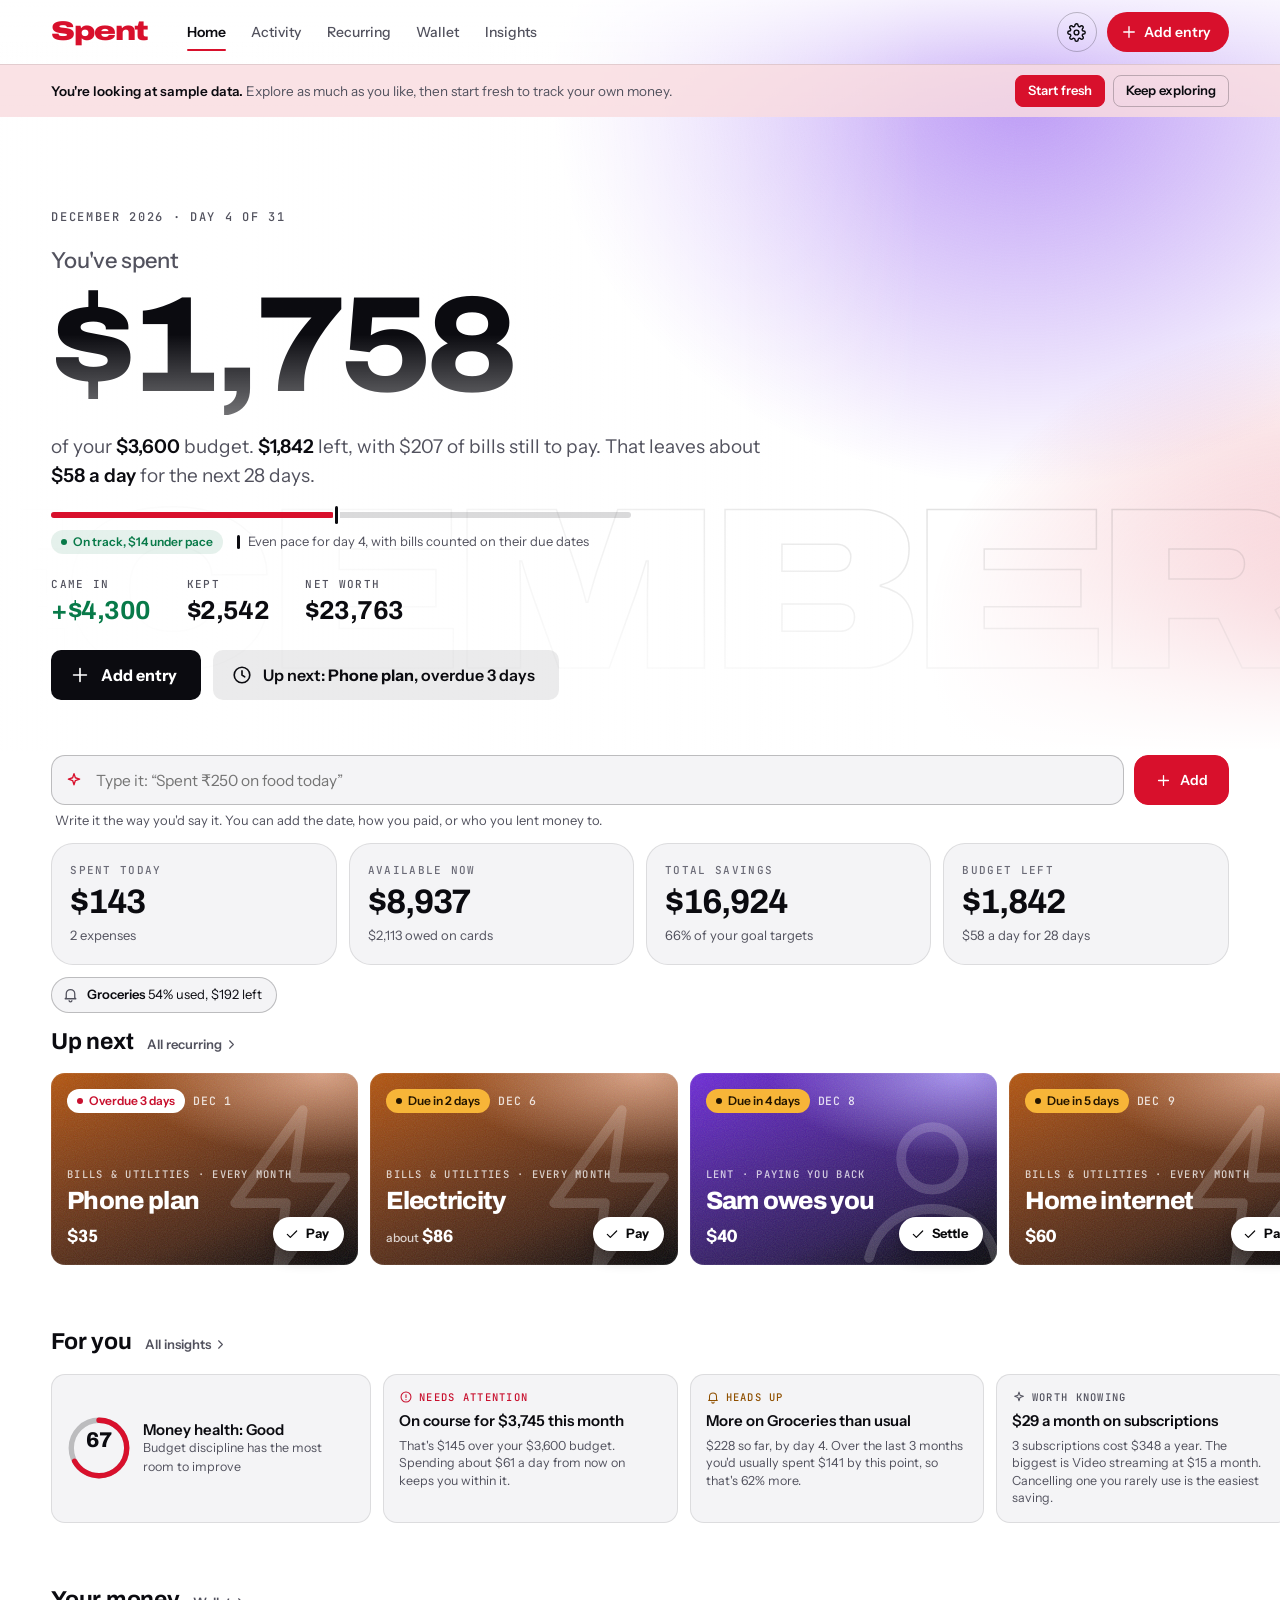
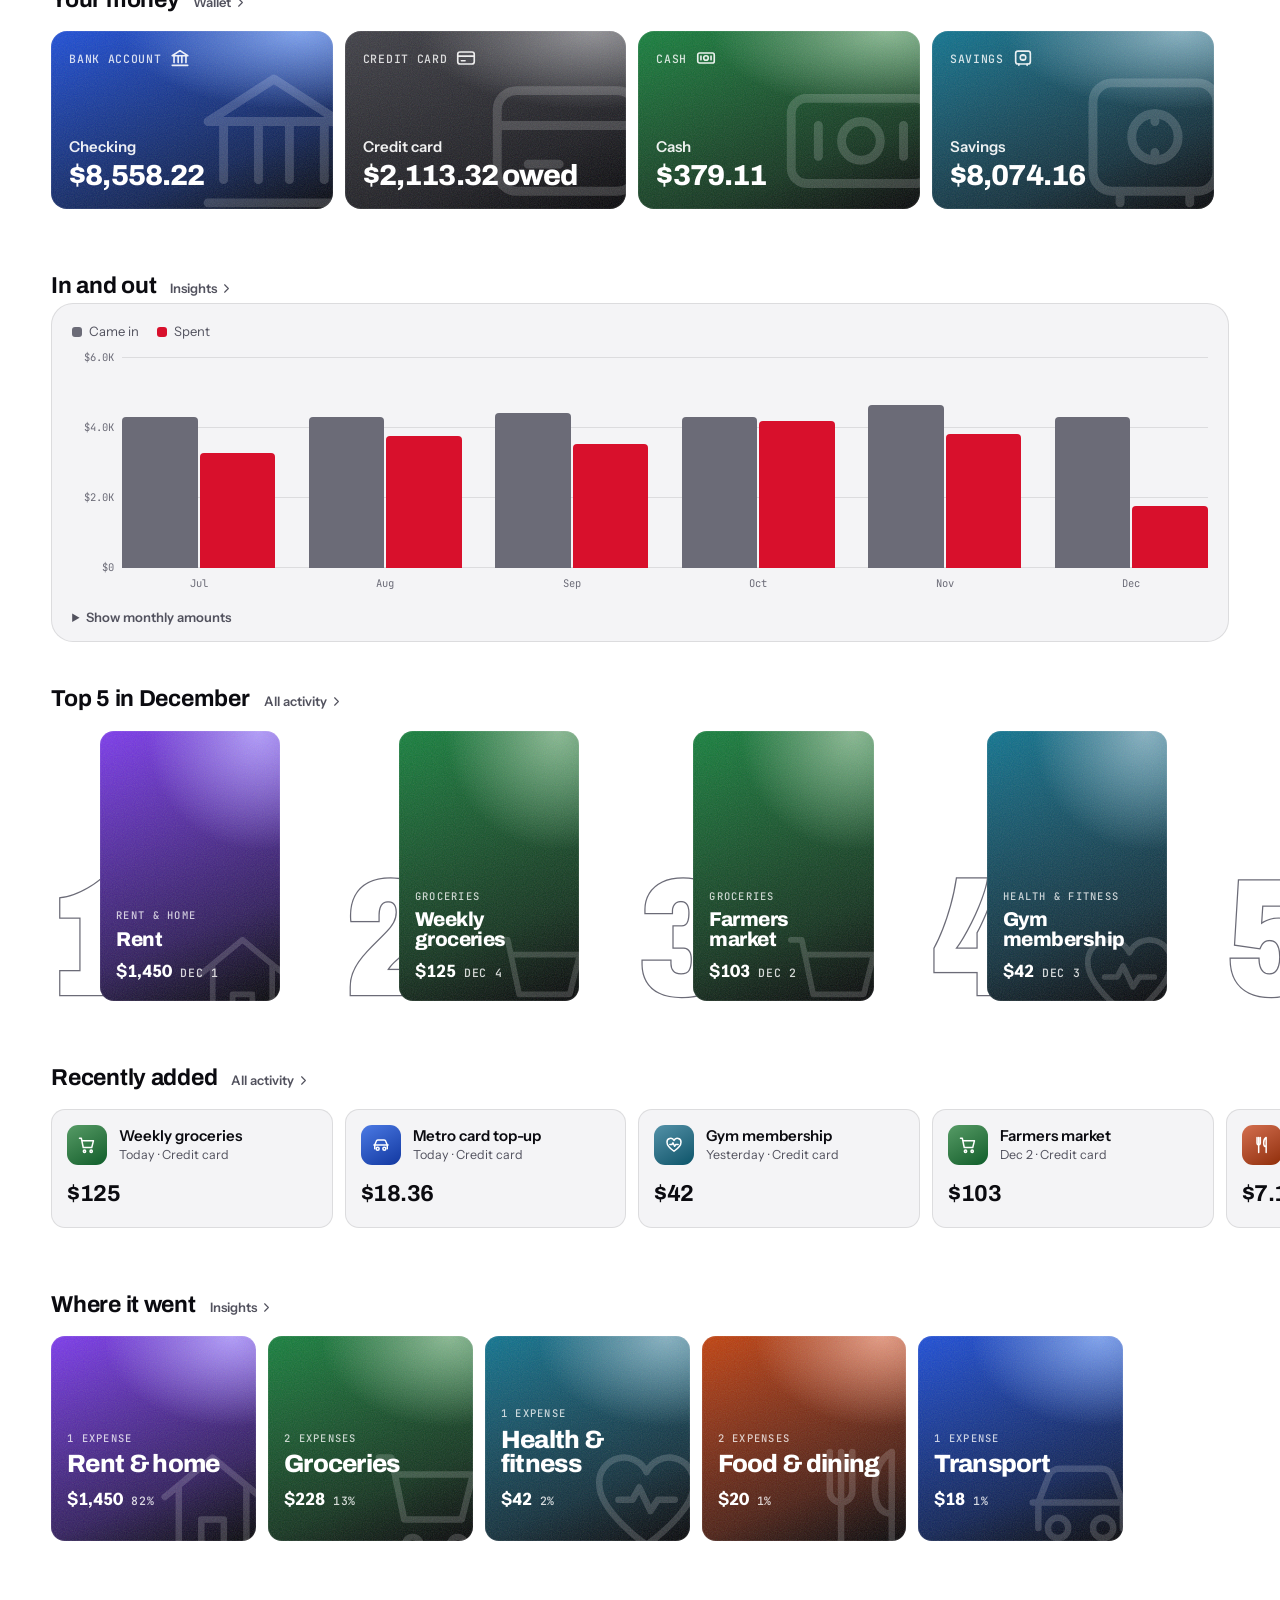
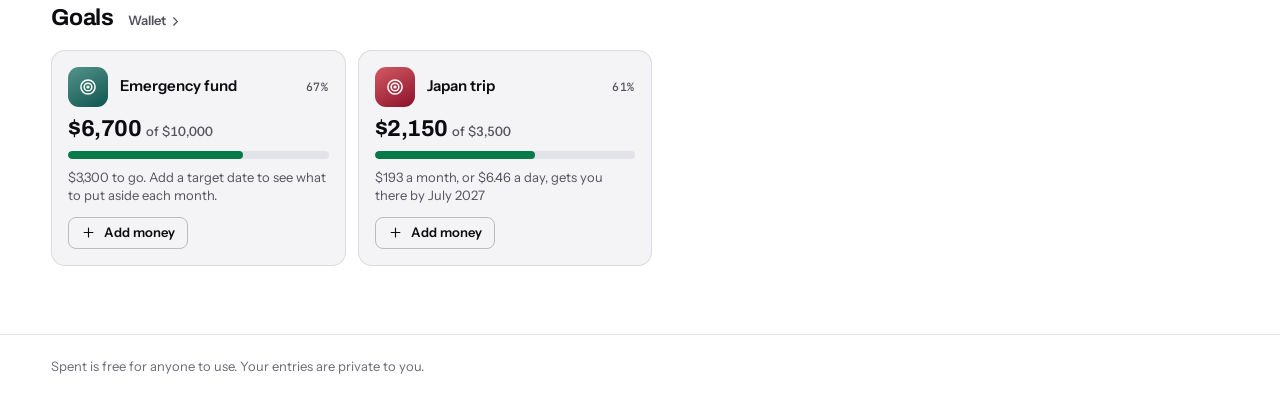
<file: index.html>
<!doctype html>
<html lang="en">
<head>
<meta charset="utf-8">
<meta name="viewport" content="width=device-width, initial-scale=1, viewport-fit=cover">
<title>Spent</title>
<meta name="claude:viewport-fit-sides" content="cover">
<meta name="description" content="Spent is a free, private money tracker: expenses, income, transfers, bills, goals and money between people, in the theme you choose.">
<link rel="preconnect" href="https://fonts.googleapis.com">
<link rel="preconnect" href="https://fonts.gstatic.com" crossorigin>
<link rel="stylesheet" href="https://fonts.googleapis.com/css2?family=Archivo:wdth,wght@62..125,100..900&family=Bricolage+Grotesque:opsz,wght@12..96,200..800&family=Fraunces:opsz,wght@9..144,300..900&family=Instrument+Sans:wdth,wght@75..100,400..700&family=JetBrains+Mono:wght@400..800&display=swap">
<link rel="icon" href="data:image/svg+xml,%3Csvg xmlns='http://www.w3.org/2000/svg' viewBox='0 0 64 64'%3E%3Crect width='64' height='64' rx='14' fill='%2309090B'/%3E%3Cpath d='M43 22c-2-4-6-6-11-6-6 0-11 3-11 8 0 12 23 5 23 17 0 5-5 8-12 8-6 0-10-3-12-7' fill='none' stroke='%23E11D2E' stroke-width='7' stroke-linecap='round'/%3E%3C/svg%3E">
<link rel="manifest" href="manifest.webmanifest">
<meta name="theme-color" content="#09090B">
<link rel="apple-touch-icon" href="icons/apple-touch-icon.png">
<meta name="apple-mobile-web-app-capable" content="yes">
<style>
:root { color-scheme: light; padding-top: env(safe-area-inset-top, 0px); padding-bottom: env(safe-area-inset-bottom, 0px); }
body { margin: 0; font: 14px system-ui, sans-serif; }
img { max-width: 100%; }
[hidden] { display: none !important; }
</style>
<style>
/* Layout: a streaming home screen for your money. A billboard states the month, rows of poster cards follow,
   and the detail views are quiet large-title lists under a frosted bar. Dark first, with a designed light theme. */
:root {
  color-scheme: dark;
  --bg: #09090B;
  --bg-raise: #131317;
  --bg-card: #1C1C22;
  --bg-hover: #25252D;
  --line: rgba(255, 255, 255, .08);
  --line-strong: rgba(255, 255, 255, .2);
  --fg: #F4F4F6;
  --fg-2: #A9A9B4;
  --fg-3: #85858F;
  --accent: #E11D2E;
  --accent-hi: #F43F4F;
  --accent-ink: #FFFFFF;
  --accent-soft: rgba(225, 29, 46, .2);
  --good: #42D893;
  --good-soft: rgba(66, 216, 147, .14);
  --warn: #F7B538;
  --warn-soft: rgba(247, 181, 56, .15); --bad: #FF6B7A; --bad-soft: rgba(255, 107, 122, .16); --bad-ink: #2A0509;
  --glass: rgba(11, 11, 14, .74);
  --scrim: rgba(0, 0, 0, .6);
  --shadow: 0 28px 60px -22px rgba(0, 0, 0, .85);
  --play-bg: #FFFFFF;
  --play-fg: #0A0A0C;
  --ghost-bg: rgba(128, 128, 142, .32);
  --ghost-fg: #FFFFFF;

  --font-display: "Archivo", "Helvetica Neue", Arial, sans-serif;
  --font-text: "Instrument Sans", -apple-system, BlinkMacSystemFont, "Segoe UI", Roboto, sans-serif;
  --font-mono: "JetBrains Mono", ui-monospace, "SF Mono", Menlo, Consolas, monospace;

  --gut: clamp(16px, 4vw, 56px);
  --edge: max(var(--gut), calc((100vw - 1440px) / 2 + var(--gut)));
  --top-h: 64px;
  --ls: 1; --w-hero: 800; --w-head: 700; --w-brand: 900; --num-w: .64;
  --r-s: 8px;
  --r-m: 14px;
  --r-l: 22px;
  --noise: url("data:image/svg+xml,%3Csvg xmlns='http://www.w3.org/2000/svg' width='160' height='160'%3E%3Cfilter id='n'%3E%3CfeTurbulence type='fractalNoise' baseFrequency='.9' numOctaves='2' stitchTiles='stitch'/%3E%3C/filter%3E%3Crect width='100%25' height='100%25' filter='url(%23n)' opacity='.6'/%3E%3C/svg%3E");
}
@media (prefers-color-scheme: light) {
  :root:not([data-theme="dark"]) {
    color-scheme: light;
    --bg: #FFFFFF; --bg-raise: #F4F4F6; --bg-card: #EAEAEF; --bg-hover: #E2E2E9;
    --line: rgba(12, 12, 22, .09); --line-strong: rgba(12, 12, 22, .22);
    --fg: #0B0B10; --fg-2: #52525E; --fg-3: #6B6B77;
    --accent: #D8102C; --accent-hi: #EE1F3A; --accent-ink: #FFFFFF; --accent-soft: rgba(216, 16, 44, .12);
    --good: #087A49; --good-soft: rgba(8, 122, 73, .1);
    --warn: #9A5600; --warn-soft: rgba(200, 120, 0, .13); --bad: #C8102E; --bad-soft: rgba(200, 16, 46, .1); --bad-ink: #FFFFFF;
    --glass: rgba(255, 255, 255, .78); --scrim: rgba(10, 10, 20, .4);
    --shadow: 0 28px 60px -26px rgba(20, 20, 45, .35);
    --play-bg: #0B0B10; --play-fg: #FFFFFF; --ghost-bg: rgba(20, 20, 32, .08); --ghost-fg: #0B0B10;
  }
}
:root[data-theme="light"] {
  color-scheme: light;
  --bg: #FFFFFF; --bg-raise: #F4F4F6; --bg-card: #EAEAEF; --bg-hover: #E2E2E9;
  --line: rgba(12, 12, 22, .09); --line-strong: rgba(12, 12, 22, .22);
  --fg: #0B0B10; --fg-2: #52525E; --fg-3: #6B6B77;
  --accent: #D8102C; --accent-hi: #EE1F3A; --accent-ink: #FFFFFF; --accent-soft: rgba(216, 16, 44, .12);
  --good: #087A49; --good-soft: rgba(8, 122, 73, .1);
  --warn: #9A5600; --warn-soft: rgba(200, 120, 0, .13); --bad: #C8102E; --bad-soft: rgba(200, 16, 46, .1); --bad-ink: #FFFFFF;
  --glass: rgba(255, 255, 255, .78); --scrim: rgba(10, 10, 20, .4);
  --shadow: 0 28px 60px -26px rgba(20, 20, 45, .35);
  --play-bg: #0B0B10; --play-fg: #FFFFFF; --ghost-bg: rgba(20, 20, 32, .08); --ghost-fg: #0B0B10;
}
:root[data-theme="dark"] {
  color-scheme: dark;
  --bg: #09090B; --bg-raise: #131317; --bg-card: #1C1C22; --bg-hover: #25252D;
  --line: rgba(255, 255, 255, .08); --line-strong: rgba(255, 255, 255, .2);
  --fg: #F4F4F6; --fg-2: #A9A9B4; --fg-3: #85858F;
  --accent: #E11D2E; --accent-hi: #F43F4F; --accent-ink: #FFFFFF; --accent-soft: rgba(225, 29, 46, .2);
  --good: #42D893; --good-soft: rgba(66, 216, 147, .14);
  --warn: #F7B538; --warn-soft: rgba(247, 181, 56, .15); --bad: #FF6B7A; --bad-soft: rgba(255, 107, 122, .16); --bad-ink: #2A0509;
  --glass: rgba(11, 11, 14, .74); --scrim: rgba(0, 0, 0, .6);
  --shadow: 0 28px 60px -22px rgba(0, 0, 0, .85);
  --play-bg: #FFFFFF; --play-fg: #0A0A0C; --ghost-bg: rgba(128, 128, 142, .32); --ghost-fg: #FFFFFF;
}

* { box-sizing: border-box; }
html { -webkit-text-size-adjust: 100%; }
body {
  background: var(--bg); color: var(--fg);
  font-family: var(--font-text); font-size: 15px; line-height: 1.5;
  -webkit-font-smoothing: antialiased; -moz-osx-font-smoothing: grayscale;
  overflow-x: hidden;
}
body.locked { overflow: hidden; }
body::before { content: ""; position: fixed; inset: 0 0 auto; height: env(safe-area-inset-top, 0px); z-index: 50; background: var(--bg); }
button, input, select, textarea { font: inherit; color: inherit; }
button { -webkit-tap-highlight-color: transparent; }
a { color: inherit; }
svg { flex: none; }
:focus-visible { outline: 2px solid var(--accent); outline-offset: 2px; }
.sr { position: absolute !important; width: 1px; height: 1px; padding: 0; margin: -1px; overflow: hidden; clip: rect(0 0 0 0); white-space: nowrap; border: 0; }
.wrap { padding-left: max(16px, var(--edge), env(safe-area-inset-left, 0px)); padding-right: max(16px, var(--edge), env(safe-area-inset-right, 0px)); }
.min0 { min-width: 0; display: grid; }
.mono { font-family: var(--font-mono); font-size: 11.5px; font-weight: 500; letter-spacing: .06em; text-transform: uppercase; }
.eyebrow { font-family: var(--font-mono); font-size: 12px; font-weight: 500; letter-spacing: .14em; text-transform: uppercase; color: var(--fg-2); margin: 0; }
.spacer { flex: 1; }

/* ---------- top bar ---------- */
.topbar { position: sticky; top: env(safe-area-inset-top, 0px); z-index: 40; border-bottom: 1px solid transparent; transition: background-color .3s, border-color .3s; }
.topbar::before { content: ""; position: absolute; inset: 0; z-index: -1; background: linear-gradient(to bottom, color-mix(in srgb, var(--bg) 78%, transparent), transparent); transition: opacity .3s; }
.topbar.scrolled { background: var(--glass); -webkit-backdrop-filter: saturate(1.8) blur(22px); backdrop-filter: saturate(1.8) blur(22px); border-bottom-color: var(--line); }
.topbar.scrolled::before { opacity: 0; }
.topbar-in { display: flex; align-items: center; gap: clamp(18px, 3vw, 40px); height: 64px; }
.brand { font-family: var(--font-display); font-weight: 900; font-stretch: 125%; font-size: 27px; letter-spacing: -.045em; line-height: 1; color: var(--accent); text-decoration: none; padding-bottom: 2px; }
.nav { display: flex; gap: clamp(14px, 2vw, 26px); }
.nav a { color: var(--fg-2); text-decoration: none; font-size: 14px; font-weight: 500; padding-block: 8px; position: relative; transition: color .2s; }
.nav a:hover { color: var(--fg); }
.nav a[aria-current="page"] { color: var(--fg); font-weight: 600; }
.nav a[aria-current="page"]::after { content: ""; position: absolute; left: 0; right: 0; bottom: 0; height: 2px; border-radius: 2px; background: var(--accent); }
.top-actions { margin-left: auto; display: flex; gap: 10px; align-items: center; }
.icon-btn { width: 40px; height: 40px; border-radius: 999px; border: 1px solid var(--line-strong); background: transparent; color: var(--fg); display: inline-grid; place-items: center; cursor: pointer; transition: background-color .2s; }
.icon-btn:hover { background: var(--bg-hover); }
.icon-btn:disabled { opacity: .35; cursor: default; background: transparent; }
.icon-btn svg { width: 19px; height: 19px; }
.icon-btn.sm { width: 32px; height: 32px; }
.icon-btn.sm svg { width: 17px; height: 17px; }
.btn-add { height: 40px; padding: 0 18px 0 13px; border-radius: 999px; border: 0; background: var(--accent); color: var(--accent-ink); font-weight: 600; font-size: 14px; display: inline-flex; align-items: center; gap: 6px; cursor: pointer; transition: background-color .2s, transform .2s; }
.btn-add:hover { background: var(--accent-hi); }
.btn-add:active { transform: scale(.97); }
.btn-add svg { width: 18px; height: 18px; }
.banner { border-top: 1px solid var(--line); background: color-mix(in srgb, var(--accent) 12%, var(--glass)); }
.banner-in { display: flex; align-items: center; gap: 10px 18px; flex-wrap: wrap; padding-block: 10px; font-size: 13.5px; }
.banner-in p { margin: 0; flex: 1 1 320px; color: var(--fg-2); }
.banner-in strong { color: var(--fg); font-weight: 600; }
.banner-btns { display: flex; gap: 8px; }

.tabbar { display: none; }
@media (max-width: 900px) {
  .nav { display: none; }
  .btn-add { width: 40px; padding: 0; justify-content: center; }
  .btn-add span { display: none; }
  .tabbar {
    display: grid; grid-template-columns: repeat(5, 1fr); position: fixed; left: 0; right: 0; bottom: 0; z-index: 40;
    background: var(--glass); -webkit-backdrop-filter: saturate(1.8) blur(22px); backdrop-filter: saturate(1.8) blur(22px);
    border-top: 1px solid var(--line);
    padding-bottom: env(safe-area-inset-bottom, 0px);
    padding-left: max(16px, env(safe-area-inset-left, 0px)); padding-right: max(16px, env(safe-area-inset-right, 0px));
  }
  .tabbar a { display: flex; flex-direction: column; align-items: center; gap: 3px; padding-block: 9px 7px; font-size: 11px; font-weight: 600; color: var(--fg-3); text-decoration: none; }
  .tabbar a svg { width: 22px; height: 22px; }
  .tabbar a[aria-current="page"] { color: var(--fg); }
  .tabbar a[aria-current="page"] svg { color: var(--accent); }
  main { padding-bottom: calc(72px + env(safe-area-inset-bottom, 0px)); }
}

/* ---------- buttons, pills, inputs ---------- */
.btn { height: 40px; padding: 0 16px; border-radius: 10px; border: 1px solid var(--line-strong); background: transparent; color: var(--fg); font-weight: 600; font-size: 14px; display: inline-flex; align-items: center; justify-content: center; gap: 8px; white-space: nowrap; cursor: pointer; text-decoration: none; transition: background-color .2s, border-color .2s; }
.btn:hover { background: var(--bg-hover); }
.btn svg { width: 17px; height: 17px; }
.btn.primary { background: var(--accent); border-color: var(--accent); color: var(--accent-ink); }
.btn.primary:hover { background: var(--accent-hi); border-color: var(--accent-hi); }
.btn.danger { color: var(--accent); border-color: color-mix(in srgb, var(--accent) 50%, transparent); }
.btn.danger:hover { background: var(--accent-soft); }
.btn.small { height: 32px; padding: 0 12px; font-size: 13px; border-radius: 8px; }
.btn.small svg { width: 15px; height: 15px; }
.btn-play, .btn-ghost { height: 50px; padding: 0 24px 0 18px; border-radius: 10px; border: 0; font-weight: 700; font-size: 16px; display: inline-flex; align-items: center; gap: 10px; cursor: pointer; transition: transform .2s, filter .2s, background-color .2s; text-align: left; }
.btn-play { background: var(--play-bg); color: var(--play-fg); }
.btn-play:hover { filter: brightness(.9); }
.btn-ghost { background: var(--ghost-bg); color: var(--ghost-fg); -webkit-backdrop-filter: blur(12px); backdrop-filter: blur(12px); font-weight: 600; max-width: 100%; }
.btn-ghost span { overflow-wrap: anywhere; line-height: 1.25; }
.btn-ghost:hover { filter: brightness(1.15); }
.btn-play svg, .btn-ghost svg { width: 22px; height: 22px; }
.btn-play:active, .btn-ghost:active { transform: scale(.98); }

.pill { display: inline-flex; align-items: center; gap: 6px; min-height: 24px; padding: 2px 10px; border-radius: 999px; font-size: 12px; font-weight: 600; white-space: nowrap; line-height: 1.2; }
.pill::before { content: ""; width: 6px; height: 6px; border-radius: 50%; background: currentColor; flex: none; }
.pill.overdue { background: var(--accent); color: var(--accent-ink); }
.pill.soon { background: var(--warn-soft); color: var(--warn); }
.pill.ok { background: var(--good-soft); color: var(--good); }
.pill.paused { background: var(--bg-hover); color: var(--fg-2); }

.field { display: grid; gap: 7px; min-width: 0; }
.lab { font-size: 13px; font-weight: 600; color: var(--fg-2); }
.lab .opt-lab { font-weight: 500; color: var(--fg-3); }
.input { height: 46px; width: 100%; min-width: 0; border-radius: 12px; border: 1px solid var(--line-strong); background: var(--field, var(--bg)); padding: 0 14px; font-size: 15px; transition: border-color .15s, box-shadow .15s; }
.input:focus { outline: none; border-color: var(--accent); box-shadow: 0 0 0 3px var(--accent-soft); }
.hint { font-size: 12.5px; color: var(--fg-3); margin: 0; }
.err { font-size: 12.5px; color: var(--accent); font-weight: 600; margin: 0; }
.check { display: flex; gap: 10px; align-items: flex-start; font-size: 14px; cursor: pointer; }
.check input { width: 18px; height: 18px; margin: 2px 0 0; accent-color: var(--accent); flex: none; }
.grid2 { display: grid; grid-template-columns: repeat(2, minmax(0, 1fr)); gap: 14px; }
@media (max-width: 480px) { .grid2 { grid-template-columns: minmax(0, 1fr); } }
fieldset { border: 0; padding: 0; margin: 0; min-width: 0; }
legend { padding: 0; margin-bottom: 8px; }
.select-wrap { position: relative; display: inline-flex; align-items: center; }
.select-wrap.full { display: flex; }
.select-wrap svg { position: absolute; right: 12px; width: 16px; height: 16px; color: var(--fg-3); pointer-events: none; }
.select { appearance: none; -webkit-appearance: none; height: 42px; width: 100%; border-radius: 12px; border: 1px solid var(--line); background: var(--bg-raise); padding: 0 36px 0 14px; font-size: 14px; font-weight: 500; cursor: pointer; }
.sheet .select { height: 46px; border-color: var(--line-strong); background: var(--field, var(--bg)); font-size: 15px; }
.search { position: relative; flex: 1 1 240px; min-width: 0; display: flex; }
.search input { width: 100%; height: 42px; border-radius: 12px; border: 1px solid var(--line); background: var(--bg-raise); padding: 0 14px 0 40px; font-size: 14px; }
.search input:focus { outline: none; border-color: var(--accent); box-shadow: 0 0 0 3px var(--accent-soft); }
.search svg { position: absolute; left: 13px; top: 50%; transform: translateY(-50%); width: 17px; height: 17px; color: var(--fg-3); pointer-events: none; }
.seg { display: inline-flex; flex-wrap: wrap; gap: 2px; padding: 3px; border-radius: 12px; background: var(--bg-raise); border: 1px solid var(--line); }
.seg button { height: 34px; padding: 0 12px; border: 0; border-radius: 9px; background: transparent; color: var(--fg-2); font-size: 13px; font-weight: 600; cursor: pointer; white-space: nowrap; }
.seg button[aria-pressed="true"] { background: var(--bg-hover); color: var(--fg); box-shadow: 0 1px 3px rgba(0, 0, 0, .18); }
.seg .count { font-family: var(--font-mono); font-size: 11px; color: var(--fg-3); margin-left: 5px; }
.chips { display: flex; gap: 8px; overflow-x: auto; scrollbar-width: none; padding: 2px; margin: 0 -2px 18px; }
.chips::-webkit-scrollbar { display: none; }
.chip { flex: none; height: 34px; padding: 0 14px; border-radius: 999px; border: 1px solid var(--line-strong); background: transparent; color: var(--fg-2); font-size: 13px; font-weight: 600; display: inline-flex; align-items: center; gap: 7px; cursor: pointer; }
.chip i { width: 8px; height: 8px; border-radius: 50%; }
.chip[aria-pressed="true"] { background: var(--fg); border-color: var(--fg); color: var(--bg); }

/* ---------- category icon tiles and poster artwork ---------- */
.ico { --c: #52525B; width: 40px; height: 40px; border-radius: 11px; display: grid; place-items: center; color: #FFFFFF; flex: none; background: var(--c); background: linear-gradient(150deg, color-mix(in oklab, var(--c) 78%, #FFFFFF), color-mix(in oklab, var(--c) 80%, #000000)); }
.ico svg { width: 20px; height: 20px; }
.poster {
  --c: #52525B; position: relative; display: flex; flex-direction: column; padding: 16px; border: 0; border-radius: var(--r-m);
  color: #FFFFFF; text-align: left; cursor: pointer; font: inherit;
  background: var(--c);
  background:
    radial-gradient(120% 85% at 88% 0%, color-mix(in oklab, var(--c) 55%, #FFFFFF) 0%, transparent 52%),
    linear-gradient(158deg, var(--c) 0%, color-mix(in oklab, var(--c) 42%, #07070A) 70%, #060608 100%);
  box-shadow: inset 0 0 0 1px rgba(255, 255, 255, .07);
}
.poster > * { position: relative; z-index: 1; }
.poster > .art { position: absolute; inset: 0; z-index: 0; border-radius: inherit; overflow: hidden; pointer-events: none; }
.art::before { content: ""; position: absolute; inset: 0; background-image: var(--noise); opacity: .28; mix-blend-mode: overlay; }
.art svg { position: absolute; right: -12%; bottom: -14%; width: 66%; height: auto; aspect-ratio: 1; color: #FFFFFF; opacity: .17; stroke-width: 1.15; }
.poster-kicker { margin-top: auto; font-family: var(--font-mono); font-size: 10.5px; font-weight: 500; letter-spacing: .12em; text-transform: uppercase; color: rgba(255, 255, 255, .76); }
.poster-title { margin-top: 6px; font-family: var(--font-display); font-weight: 800; font-size: 25px; line-height: .98; letter-spacing: -.028em; text-wrap: balance; overflow-wrap: anywhere; }
.poster-foot { display: flex; justify-content: space-between; align-items: baseline; gap: 8px; margin-top: 10px; }
.p-amt { font-weight: 700; font-size: 17px; font-variant-numeric: tabular-nums; }
.p-amt small { font-weight: 500; font-size: 12px; opacity: .78; margin-right: 3px; }
.poster .mono { color: rgba(255, 255, 255, .82); }
.poster .pill.overdue { background: #FFFFFF; color: #C8102E; }
.poster .pill.soon { background: #F7B538; color: #241600; }
.poster .pill.ok, .poster .pill.ghost { background: rgba(255, 255, 255, .17); color: #FFFFFF; }
.lift { transition: transform .38s cubic-bezier(.2, .8, .2, 1), filter .38s; }
.lift:hover { transform: translateY(-5px) scale(1.035); filter: drop-shadow(0 18px 28px rgba(0, 0, 0, .45)); z-index: 2; }

/* ---------- billboard ---------- */
.billboard { position: relative; isolation: isolate; overflow: hidden; margin-top: calc(-1 * var(--top-h)); padding-top: var(--top-h); }
.bb-art { --hue: var(--accent); position: absolute; inset: 0; z-index: -1; background: radial-gradient(60% 85% at 80% 12%, color-mix(in oklab, var(--hue) 52%, transparent) 0%, transparent 62%), radial-gradient(45% 60% at 104% 85%, color-mix(in oklab, var(--accent) 34%, transparent), transparent 70%), var(--bg); }
.bb-art::before { content: ""; position: absolute; inset: 0; background-image: var(--noise); opacity: .16; mix-blend-mode: overlay; }
.bb-art::after { content: ""; position: absolute; inset: 0; background: linear-gradient(90deg, var(--bg) 0%, color-mix(in srgb, var(--bg) 62%, transparent) 38%, transparent 72%), linear-gradient(to top, var(--bg) 0%, transparent 42%); }
.bb-word { position: absolute; right: -1.5vw; bottom: 9%; font-family: var(--font-display); font-weight: 900; font-stretch: 125%; font-size: clamp(88px, 18vw, 300px); line-height: .8; letter-spacing: -.055em; text-transform: uppercase; white-space: nowrap; color: transparent; -webkit-text-stroke: 1.5px color-mix(in srgb, var(--fg) 15%, transparent); pointer-events: none; user-select: none; }
.bb-in { position: relative; padding-block: clamp(40px, 7vw, 104px) clamp(28px, 4vw, 52px); }
.bb-copy { display: grid; gap: 18px; max-width: 740px; }
.bb-title { margin: 0; }
.bb-lead { display: block; font-family: var(--font-text); font-size: clamp(18px, 2vw, 22px); font-weight: 500; color: var(--fg-2); margin-bottom: 8px; letter-spacing: 0; }
.bb-num {
  --len: 8; display: block; font-family: var(--font-display); font-weight: 800; font-stretch: 108%;
  font-size: min(136px, calc((min(100vw, 780px) - 44px) / (var(--len) * .64)));
  line-height: .9; letter-spacing: -.045em; font-variant-numeric: tabular-nums; padding-bottom: .06em;
  color: var(--fg);
  background: linear-gradient(180deg, var(--fg) 38%, color-mix(in srgb, var(--fg) 58%, transparent));
  -webkit-background-clip: text; background-clip: text; -webkit-text-fill-color: transparent;
}
.bb-sub { margin: 0; font-size: clamp(16px, 1.6vw, 19px); line-height: 1.5; color: var(--fg-2); max-width: 58ch; text-wrap: pretty; }
.bb-sub b { color: var(--fg); font-weight: 600; }
.pace { display: grid; gap: 12px; max-width: 580px; margin-top: 4px; }
.pace-track { position: relative; height: 6px; border-radius: 3px; background: color-mix(in srgb, var(--fg) 15%, transparent); }
.pace-fill { position: absolute; inset: 0 auto 0 0; border-radius: 3px; background: var(--accent); }
.pace-tick { position: absolute; top: -6px; bottom: -6px; width: 3px; margin-left: -1.5px; border-radius: 2px; background: var(--fg); box-shadow: 0 0 0 2px var(--bg); }
.pace-meta { display: flex; flex-wrap: wrap; gap: 8px 14px; align-items: center; font-size: 13px; color: var(--fg-2); }
.pace-key { display: inline-flex; align-items: center; gap: 8px; }
.pace-key i { width: 3px; height: 14px; border-radius: 2px; background: var(--fg); }
.bb-actions { display: flex; flex-wrap: wrap; gap: 12px; margin-top: 8px; }

/* ---------- rows ---------- */
.rows { display: grid; grid-template-columns: minmax(0, 1fr); gap: clamp(24px, 3.4vw, 40px); padding-block: 4px 48px; }
.row, .row-shell { min-width: 0; }
.row-head { display: flex; align-items: baseline; gap: 14px; }
.row-head h2 { margin: 0; font-family: var(--font-display); font-weight: 700; font-size: clamp(19px, 2vw, 23px); letter-spacing: -.012em; }
.see-all { display: inline-flex; align-items: center; gap: 2px; font-size: 13px; font-weight: 600; color: var(--fg-2); text-decoration: none; }
.see-all svg { width: 15px; height: 15px; transition: transform .2s; }
.see-all:hover { color: var(--accent); }
.see-all:hover svg { transform: translateX(2px); }
.row-shell { position: relative; }
.row-track {
  display: flex; align-items: flex-end; gap: 12px; overflow-x: auto; overscroll-behavior-x: contain; scroll-snap-type: x mandatory; scrollbar-width: none;
  padding-block: 14px 20px;
  padding-left: max(16px, var(--edge), env(safe-area-inset-left, 0px)); padding-right: max(16px, var(--edge), env(safe-area-inset-right, 0px));
  scroll-padding-left: max(16px, var(--edge), env(safe-area-inset-left, 0px));
}
.row-track::-webkit-scrollbar { display: none; }
.row-track > * { flex: none; scroll-snap-align: start; }
.row-track::after { content: ""; flex: 0 0 1px; }
.row-arrow { position: absolute; top: 14px; bottom: 20px; z-index: 5; width: max(44px, calc(var(--edge) - 6px)); border: 0; color: var(--fg); cursor: pointer; display: grid; place-items: center; opacity: 0; transition: opacity .25s; }
.row-arrow svg { width: 30px; height: 30px; transition: transform .2s; }
.row-arrow:hover svg { transform: scale(1.2); }
.row-arrow.prev { left: 0; background: linear-gradient(90deg, color-mix(in srgb, var(--bg) 90%, transparent), transparent); }
.row-arrow.next { right: 0; background: linear-gradient(270deg, color-mix(in srgb, var(--bg) 90%, transparent), transparent); }
.row-shell:hover .row-arrow, .row-arrow:focus-visible { opacity: 1; }
@media (hover: none) { .row-arrow { display: none; } }

.bill-wrap { position: relative; width: clamp(252px, 24vw, 320px); }
.bill { width: 100%; aspect-ratio: 16 / 10; }
.bill-top { display: flex; justify-content: space-between; align-items: center; gap: 8px; }
.bill .p-amt { margin-top: 10px; }
.pay-btn { position: absolute; right: 14px; bottom: 14px; z-index: 2; height: 34px; padding: 0 15px 0 11px; border: 0; border-radius: 999px; background: #FFFFFF; color: #0A0A0C; font-weight: 700; font-size: 13px; display: inline-flex; align-items: center; gap: 6px; cursor: pointer; box-shadow: 0 6px 16px rgba(0, 0, 0, .3); }
.pay-btn svg { width: 16px; height: 16px; }
.pay-btn:hover { background: #E9E9EE; }
.top-item { display: flex; align-items: flex-end; width: clamp(232px, 22vw, 292px); }
.rank { position: relative; z-index: 0; margin-right: -24px; font-family: var(--font-display); font-weight: 900; font-stretch: 78%; font-size: clamp(132px, 13vw, 186px); line-height: .74; letter-spacing: -.06em; color: var(--bg); -webkit-text-stroke: 2.5px var(--fg-3); paint-order: stroke fill; user-select: none; }
.top-item .poster { width: 64%; flex: none; aspect-ratio: 2 / 3; }
.top-item .poster-title { font-size: 20px; }
.tile { width: clamp(232px, 22vw, 284px); display: grid; grid-template-columns: 40px minmax(0, 1fr); gap: 12px; align-items: center; padding: 15px; border-radius: var(--r-m); border: 1px solid var(--line); background: var(--bg-raise); color: var(--fg); text-align: left; cursor: pointer; transition: background-color .2s; }
.tile:hover { background: var(--bg-hover); }
.tile-title { display: block; font-weight: 600; line-height: 1.3; overflow-wrap: anywhere; }
.tile-meta { display: block; font-size: 12.5px; color: var(--fg-2); }
.tile-amt { grid-column: 1 / -1; font-family: var(--font-display); font-weight: 700; font-size: 23px; letter-spacing: -.02em; font-variant-numeric: tabular-nums; }
.poster.square { width: clamp(180px, 16vw, 220px); aspect-ratio: 1; }
.share { display: block; height: 3px; margin-top: 10px; border-radius: 2px; background: rgba(255, 255, 255, .22); overflow: hidden; }
.share i { display: block; height: 100%; border-radius: 2px; background: #FFFFFF; }
.empty-tile { width: min(380px, 82vw); min-height: 190px; display: grid; gap: 14px; align-content: center; justify-items: start; padding: 22px; border-radius: var(--r-m); border: 1.5px dashed var(--line-strong); color: var(--fg-2); }
.empty-tile p { margin: 0; max-width: 34ch; }

/* ---------- views ---------- */
.view-head { display: flex; align-items: flex-end; justify-content: space-between; gap: 16px 24px; flex-wrap: wrap; padding-block: clamp(26px, 4vw, 44px) 22px; }
.large-title { margin: 6px 0 0; font-family: var(--font-display); font-weight: 800; font-stretch: 104%; font-size: clamp(34px, 5.2vw, 56px); line-height: 1; letter-spacing: -.038em; text-wrap: balance; }
.view-sub { margin: 10px 0 0; color: var(--fg-2); max-width: 62ch; }
.view-sub b { color: var(--fg); font-weight: 600; }
.month-nav { display: flex; gap: 8px; align-items: center; }
.toolbar { display: flex; flex-wrap: wrap; gap: 10px; align-items: center; margin-bottom: 14px; }
.view-body { padding-bottom: 56px; }

.exp-list { display: grid; gap: 22px; }
.day { display: grid; gap: 8px; }
.day-head { display: flex; justify-content: space-between; gap: 12px; padding-inline: 6px; font-family: var(--font-mono); font-size: 12px; font-weight: 500; letter-spacing: .08em; text-transform: uppercase; color: var(--fg-3); }
.list { background: var(--bg-raise); border: 1px solid var(--line); border-radius: var(--r-l); overflow: hidden; }
.item { position: relative; width: 100%; display: grid; grid-template-columns: 40px minmax(0, 1fr) auto; gap: 14px; align-items: center; padding: 12px 18px 12px 14px; border: 0; background: transparent; color: var(--fg); text-align: left; cursor: pointer; transition: background-color .15s; }
.item + .item::before { content: ""; position: absolute; top: 0; left: 68px; right: 0; height: 1px; background: var(--line); }
.item:hover { background: var(--bg-hover); }
.item-title { font-weight: 600; line-height: 1.3; overflow-wrap: anywhere; }
.item-meta { font-size: 13px; color: var(--fg-2); overflow-wrap: anywhere; }
.item-amt { font-weight: 600; font-variant-numeric: tabular-nums; white-space: nowrap; }
.empty { display: grid; justify-items: center; gap: 12px; text-align: center; padding: 56px 20px; border-radius: var(--r-l); border: 1.5px dashed var(--line-strong); color: var(--fg-2); }
.empty h3 { margin: 0; font-family: var(--font-display); font-size: 22px; letter-spacing: -.02em; color: var(--fg); }
.empty p { margin: 0; max-width: 44ch; }

.kpis { display: grid; grid-template-columns: repeat(4, minmax(0, 1fr)); gap: 12px; margin-bottom: 22px; }
@media (max-width: 960px) { .kpis { grid-template-columns: repeat(2, minmax(0, 1fr)); } }
.kpi { display: grid; gap: 6px; align-content: start; padding: 18px; border-radius: var(--r-l); border: 1px solid var(--line); background: var(--bg-raise); min-width: 0; }
.kpi-label { font-family: var(--font-mono); font-size: 11px; font-weight: 500; letter-spacing: .12em; text-transform: uppercase; color: var(--fg-3); }
.kpi-value { font-family: var(--font-display); font-weight: 700; font-size: clamp(24px, 3vw, 34px); line-height: 1.05; letter-spacing: -.03em; font-variant-numeric: tabular-nums; overflow-wrap: anywhere; }
.kpi-sub { font-size: 13px; color: var(--fg-2); overflow-wrap: anywhere; }
.kpi.bad .kpi-value { color: var(--accent); }
.kpi.warn .kpi-value { color: var(--warn); }
.kpi.good .kpi-value { color: var(--good); }

.rtable { border-radius: var(--r-l); border: 1px solid var(--line); background: var(--bg-raise); overflow: hidden; }
.rrow { display: grid; grid-template-columns: minmax(0, 2.3fr) minmax(0, 1fr) minmax(0, 1fr) minmax(0, .9fr) minmax(0, 1fr) minmax(0, 1.25fr) 128px; gap: 14px; align-items: center; padding: 14px 18px; border-top: 1px solid var(--line); }
.rrow.head { border-top: 0; padding-block: 12px; font-family: var(--font-mono); font-size: 11px; font-weight: 500; letter-spacing: .1em; text-transform: uppercase; color: var(--fg-3); }
.rrow > * { min-width: 0; }
.c-name { display: flex; align-items: center; gap: 12px; }
.rname { font-weight: 600; line-height: 1.3; overflow-wrap: anywhere; }
.rsub { font-size: 13px; color: var(--fg-2); overflow-wrap: anywhere; }
.rrow.inactive .rname { color: var(--fg-2); }
.rrow.inactive .ico { filter: grayscale(1); }
.c-due, .c-freq, .c-method { font-size: 14px; color: var(--fg-2); }
.num { text-align: right; font-variant-numeric: tabular-nums; font-weight: 600; white-space: nowrap; }
.c-act { display: flex; gap: 6px; justify-content: flex-end; align-items: center; }
.m-only { display: none; }
@media (max-width: 900px) {
  .rrow.head { display: none; }
  .rrow { grid-template-columns: minmax(0, 1fr) auto; grid-template-areas: "name amt" "name status" "act act"; gap: 8px 14px; padding: 16px; }
  .c-name { grid-area: name; align-self: start; }
  .c-amt { grid-area: amt; }
  .c-status { grid-area: status; justify-self: end; }
  .c-act { grid-area: act; justify-content: flex-start; padding-left: 52px; }
  .c-due, .c-freq, .c-method { display: none; }
  .m-only { display: block; }
}

.insights { display: grid; grid-template-columns: minmax(0, 1.55fr) minmax(0, 1fr); gap: 14px; }
@media (max-width: 980px) { .insights { grid-template-columns: minmax(0, 1fr); } }
.card { display: grid; gap: 16px; align-content: start; padding: 20px; border-radius: var(--r-l); border: 1px solid var(--line); background: var(--bg-raise); min-width: 0; }
.card-head h3 { margin: 0; font-family: var(--font-display); font-weight: 700; font-size: 19px; letter-spacing: -.012em; }
.card-head p { margin: 4px 0 0; font-size: 13px; color: var(--fg-2); }
.span2 { grid-column: 1 / -1; }
.vchart { --axis: 50px; display: grid; gap: 8px; }
.plot { position: relative; height: 210px; margin-left: var(--axis); }
.gl { position: absolute; left: 0; right: 0; height: 0; border-top: 1px solid var(--line); }
.gl span { position: absolute; right: calc(100% + 8px); top: 0; transform: translateY(-50%); font-family: var(--font-mono); font-size: 10.5px; color: var(--fg-3); white-space: nowrap; }
.cols { position: absolute; inset: 0; display: flex; align-items: flex-end; gap: 2px; }
.col { flex: 1 1 0; min-width: 0; height: 100%; display: flex; align-items: flex-end; position: relative; }
.bar { width: 100%; border-radius: 4px 4px 0 0; background: var(--accent); transition: filter .15s; }
.col:hover .bar { filter: brightness(1.2); }
.vchart.months .cols, .vchart.months .xl { gap: 14px; }
.vchart.months .bar { background: var(--series-2, var(--fg-3)); }
.vchart.months .col.emph .bar { background: var(--accent); }
.vlab { position: absolute; left: 50%; transform: translate(-50%, -6px); bottom: var(--h); font-size: 12px; font-weight: 700; white-space: nowrap; color: var(--fg); font-variant-numeric: tabular-nums; }
.refline { position: absolute; left: 0; right: 0; height: 0; border-top: 1.5px dashed var(--fg-2); z-index: 1; pointer-events: none; }
.refline span { position: absolute; right: 0; bottom: 4px; padding: 1px 6px; border-radius: 5px; background: var(--bg-raise); font-size: 11.5px; font-weight: 600; color: var(--fg-2); white-space: nowrap; }
.xl { display: flex; gap: 2px; margin-left: var(--axis); }
.xl span { flex: 1 1 0; min-width: 0; text-align: center; font-family: var(--font-mono); font-size: 10.5px; color: var(--fg-3); white-space: nowrap; }
.hbars { display: grid; gap: 4px; }
.hbar { display: grid; grid-template-columns: minmax(0, 148px) minmax(0, 1fr) auto; gap: 12px; align-items: center; padding: 7px 8px; margin-inline: -8px; border: 0; border-radius: 9px; background: transparent; color: var(--fg); font-size: 13.5px; text-align: left; cursor: pointer; }
.hbar:hover { background: var(--bg-hover); }
.hbar-name { display: flex; align-items: center; gap: 8px; font-weight: 600; overflow-wrap: anywhere; line-height: 1.25; }
.hbar-name i { width: 8px; height: 8px; border-radius: 50%; flex: none; }
.hbar-track { display: block; height: 10px; }
.hbar-fill { display: block; height: 100%; min-width: 3px; border-radius: 0 4px 4px 0; background: var(--accent); }
.hbar-val { font-weight: 600; font-variant-numeric: tabular-nums; white-space: nowrap; text-align: right; }
.hbar-val small { margin-left: 8px; font-family: var(--font-mono); font-size: 11px; font-weight: 500; color: var(--fg-3); }
@media (max-width: 520px) { .hbar { grid-template-columns: minmax(0, 1fr) auto; } .hbar-track { grid-column: 1 / -1; grid-row: 2; } }
.tbl summary { cursor: pointer; font-size: 13px; font-weight: 600; color: var(--fg-2); }
.tbl-scroll { overflow-x: auto; margin-top: 10px; max-height: 260px; overflow-y: auto; }
.tbl table { width: 100%; border-collapse: collapse; font-size: 13px; }
.tbl th, .tbl td { text-align: left; padding: 7px 8px; border-bottom: 1px solid var(--line); }
.tbl td:last-child, .tbl th:last-child { text-align: right; font-variant-numeric: tabular-nums; }
.tbl th { font-family: var(--font-mono); font-size: 10.5px; font-weight: 500; letter-spacing: .1em; text-transform: uppercase; color: var(--fg-3); }

.site-foot { border-top: 1px solid var(--line); }
.site-foot .wrap { display: flex; flex-wrap: wrap; justify-content: space-between; gap: 8px 24px; padding-block: 22px 26px; font-size: 13px; color: var(--fg-3); }
.site-foot p { margin: 0; }
.sync-line { display: flex; align-items: center; gap: 10px; margin: 0; font-size: 14px; color: var(--fg-2); }
.sync-dot { width: 9px; height: 9px; border-radius: 50%; flex: none; background: var(--fg-3); }
.sync-dot[data-s="synced"] { background: var(--good); }
.sync-dot[data-s="saving"], .sync-dot[data-s="connecting"] { background: var(--warn); }
.sync-dot[data-s="offline"], .sync-dot[data-s="slow"], .sync-dot[data-s="full"], .sync-dot[data-s="nostore"] { background: var(--accent); }

/* ---------- sheet, menu, toast, tooltip ---------- */
.scrim { position: fixed; inset: 0; z-index: 60; background: var(--scrim); -webkit-backdrop-filter: blur(6px); backdrop-filter: blur(6px); animation: fade .2s ease-out; }
.sheet { position: fixed; inset: 0; z-index: 61; display: grid; place-items: center; padding-block: 24px; padding-left: max(16px, env(safe-area-inset-left, 0px)); padding-right: max(16px, env(safe-area-inset-right, 0px)); pointer-events: none; }
.sheet-card { pointer-events: auto; width: min(580px, 100%); max-height: min(90vh, 900px); display: flex; flex-direction: column; border-radius: 24px; border: 1px solid var(--line); background: var(--bg-raise); box-shadow: var(--shadow); animation: pop .3s cubic-bezier(.2, .8, .2, 1); overflow: hidden; }
.sheet-head { display: flex; align-items: center; justify-content: space-between; gap: 12px; padding: 20px 20px 12px 22px; }
.sheet-head h2 { margin: 0; font-family: var(--font-display); font-weight: 800; font-size: 24px; letter-spacing: -.025em; line-height: 1.1; overflow-wrap: anywhere; }
.sheet-body { display: grid; gap: 18px; padding: 4px 22px 22px; overflow-y: auto; overscroll-behavior: contain; }
.sheet-foot { display: flex; gap: 10px; align-items: center; justify-content: flex-end; flex-wrap: wrap; padding: 14px 22px; border-top: 1px solid var(--line); background: var(--bg-raise); }
.sheet-intro { margin: 0; color: var(--fg-2); }
@media (max-width: 640px) {
  .sheet { place-items: end stretch; padding: 0; }
  .sheet-card { width: 100%; max-height: 92vh; border-radius: 24px 24px 0 0; border-bottom: 0; animation: up .34s cubic-bezier(.2, .8, .2, 1); }
  .sheet-head, .sheet-body, .sheet-foot { padding-left: max(20px, env(safe-area-inset-left, 0px)); padding-right: max(20px, env(safe-area-inset-right, 0px)); }
  .sheet-foot { padding-bottom: max(14px, env(safe-area-inset-bottom, 0px)); }
}
.amount-field { display: flex; align-items: baseline; gap: 8px; padding-bottom: 8px; border-bottom: 2px solid var(--line-strong); transition: border-color .15s; }
.amount-field:focus-within { border-color: var(--accent); }
.amount-field .sym { font-family: var(--font-display); font-weight: 700; font-size: 30px; color: var(--fg-3); }
.amount-field input { flex: 1; min-width: 0; width: 100%; padding: 0; border: 0; background: transparent; outline: none; font-family: var(--font-display); font-weight: 800; font-stretch: 104%; font-size: clamp(40px, 9vw, 54px); letter-spacing: -.035em; line-height: 1.1; font-variant-numeric: tabular-nums; }
.amount-field input::placeholder { color: var(--fg-3); }
.catpick { display: grid; grid-template-columns: repeat(auto-fill, minmax(94px, 1fr)); gap: 8px; }
.catpick label { position: relative; display: block; cursor: pointer; }
.catpick input { position: absolute; opacity: 0; width: 1px; height: 1px; }
.opt { display: grid; justify-items: center; gap: 7px; height: 100%; padding: 11px 6px 10px; border-radius: 12px; border: 1px solid var(--line); font-size: 12px; font-weight: 600; line-height: 1.2; text-align: center; color: var(--fg-2); transition: border-color .15s, background-color .15s, color .15s; }
.opt .ico { width: 34px; height: 34px; border-radius: 10px; }
.opt .ico svg { width: 18px; height: 18px; }
.catpick label:hover .opt { background: var(--bg-hover); }
.catpick input:checked + .opt { border-color: var(--fg); color: var(--fg); background: var(--bg-hover); }
.catpick input:focus-visible + .opt { outline: 2px solid var(--accent); outline-offset: 2px; }
.lines { display: grid; }
.line { display: flex; justify-content: space-between; gap: 16px; padding-block: 12px; border-bottom: 1px solid var(--line); }
.line:last-child { border-bottom: 0; }
.line .v { font-weight: 600; font-variant-numeric: tabular-nums; white-space: nowrap; }
.line.total { font-weight: 700; border-top: 1px solid var(--line-strong); }
.set-group { display: grid; gap: 12px; padding-bottom: 18px; border-bottom: 1px solid var(--line); }
.set-group:last-child { border-bottom: 0; padding-bottom: 0; }
.set-group h3 { margin: 0; font-family: var(--font-mono); font-size: 11px; font-weight: 500; letter-spacing: .14em; text-transform: uppercase; color: var(--fg-3); }
.cat-list { display: flex; flex-wrap: wrap; gap: 8px; }
.cat-chip { display: inline-flex; align-items: center; gap: 8px; height: 34px; padding: 0 5px 0 12px; border-radius: 999px; background: var(--bg-card); font-size: 13px; font-weight: 600; }
.cat-chip.fixed { padding-right: 12px; }
.cat-chip i { width: 8px; height: 8px; border-radius: 50%; }
.cat-chip button { width: 26px; height: 26px; border: 0; border-radius: 50%; background: transparent; color: var(--fg-3); display: grid; place-items: center; cursor: pointer; }
.cat-chip button:hover { background: var(--bg-hover); color: var(--fg); }
.cat-chip button svg { width: 14px; height: 14px; }
.add-cat { display: flex; gap: 8px; }
.add-cat .input { flex: 1; }
.data-btns { display: flex; flex-wrap: wrap; gap: 8px; }
.data-btns label.btn:focus-within { outline: 2px solid var(--accent); outline-offset: 2px; }
.confirm { display: grid; gap: 12px; padding: 14px 16px; border-radius: 14px; border: 1px solid color-mix(in srgb, var(--accent) 45%, transparent); background: var(--accent-soft); }
.confirm p { margin: 0; }
.confirm .row-btns { display: flex; gap: 8px; flex-wrap: wrap; }
.copybox { width: 100%; min-height: 140px; border-radius: 12px; border: 1px solid var(--line-strong); background: var(--field, var(--bg)); padding: 12px; font-family: var(--font-mono); font-size: 12px; resize: vertical; }

.menu { position: fixed; z-index: 70; min-width: 210px; display: grid; padding: 6px; border-radius: 14px; border: 1px solid var(--line-strong); background: var(--bg-raise); box-shadow: var(--shadow); animation: pop .18s ease-out; }
.menu button { display: flex; align-items: center; gap: 10px; height: 40px; padding: 0 12px; border: 0; border-radius: 9px; background: transparent; color: var(--fg); font-size: 14px; text-align: left; cursor: pointer; }
.menu button svg { width: 17px; height: 17px; color: var(--fg-2); }
.menu button:hover, .menu button:focus-visible { background: var(--bg-hover); outline: none; }
.menu .danger, .menu .danger svg { color: var(--accent); }

.toast { position: fixed; left: 50%; bottom: calc(24px + env(safe-area-inset-bottom, 0px)); z-index: 80; transform: translateX(-50%); max-width: calc(100% - 32px); display: flex; align-items: center; gap: 16px; padding: 12px 14px 12px 18px; border-radius: 14px; background: var(--fg); color: var(--bg); font-size: 14px; font-weight: 600; box-shadow: var(--shadow); animation: rise .3s cubic-bezier(.2, .8, .2, 1); }
.toast button { border: 0; background: transparent; color: var(--accent-hi); font-weight: 700; cursor: pointer; padding: 4px 6px; border-radius: 6px; }
@media (max-width: 900px) { .toast { bottom: calc(84px + env(safe-area-inset-bottom, 0px)); } }
.tip { position: fixed; z-index: 90; transform: translate(-50%, calc(-100% - 8px)); padding: 6px 10px; border-radius: 8px; background: var(--fg); color: var(--bg); font-size: 12px; font-weight: 600; white-space: nowrap; pointer-events: none; }

@keyframes fade { from { opacity: 0; } }
@keyframes pop { from { opacity: 0; transform: translateY(10px) scale(.98); } }
@keyframes up { from { transform: translateY(100%); } }
@keyframes rise { from { opacity: 0; transform: translate(-50%, 12px); } }
@keyframes enter { from { opacity: .001; transform: translateY(14px); } }
.bb-copy > * { animation: enter .7s cubic-bezier(.2, .8, .2, 1) both; }
.bb-copy > :nth-child(2) { animation-delay: .06s; }
.bb-copy > :nth-child(3) { animation-delay: .12s; }
.bb-copy > :nth-child(4) { animation-delay: .18s; }
.bb-copy > :nth-child(5) { animation-delay: .24s; }
@media (prefers-reduced-motion: reduce) {
  *, *::before, *::after { animation: none !important; transition: none !important; }
  .lift:hover { transform: none; }
}

/* ================= themes, entry types, wallet ================= */
/* Theme hooks: each theme sets these tokens and the components read them. */
.brand { font-weight: var(--w-brand); letter-spacing: calc(-.045em * var(--ls)); }
.bb-num { font-weight: var(--w-hero); letter-spacing: calc(-.045em * var(--ls)); font-size: min(136px, calc((min(100vw, 780px) - 44px) / (var(--len) * var(--num-w)))); }
.bb-word { letter-spacing: calc(-.055em * var(--ls)); }
.large-title { font-weight: var(--w-hero); letter-spacing: calc(-.038em * var(--ls)); overflow-wrap: anywhere; }
.poster-title { font-weight: var(--w-hero); letter-spacing: calc(-.028em * var(--ls)); }
.sheet-head h2 { font-weight: var(--w-hero); letter-spacing: calc(-.025em * var(--ls)); }
.amount-field input { font-weight: var(--w-hero); letter-spacing: calc(-.035em * var(--ls)); }
.amount-field .sym, .row-head h2, .card-head h3, .empty h3 { font-weight: var(--w-head); }
.kpi-value { font-weight: var(--w-head); letter-spacing: calc(-.03em * var(--ls)); }
.tile-amt { font-weight: var(--w-head); letter-spacing: calc(-.02em * var(--ls)); }
.rank { letter-spacing: calc(-.06em * var(--ls)); }
.list, .rtable, .kpi, .card, .empty { border-radius: var(--r-l); }

/* Danger has its own colour, so a theme's accent can be any hue. */
.pill.overdue { background: var(--bad); color: var(--bad-ink); }
.btn.danger { color: var(--bad); border-color: var(--bad); }
.btn.danger:hover { background: var(--bad-soft); }
.err { color: var(--bad); }
.kpi.bad .kpi-value { color: var(--bad); }
.confirm { border-color: var(--bad); background: var(--bad-soft); }
.menu .danger, .menu .danger svg { color: var(--bad); }
.sync-dot[data-s="offline"], .sync-dot[data-s="slow"], .sync-dot[data-s="full"], .sync-dot[data-s="nostore"] { background: var(--bad); }
.toast button { color: inherit; text-decoration: underline; text-underline-offset: 3px; }

/* Amounts: money in is green with a plus, transfers are quiet. */
.item-amt.in, .tile-amt.in, .num.in, .p-bal.in, .bb-stats .in { color: var(--good); }
.item-amt.muted, .tile-amt.muted { color: var(--fg-2); }
.p-bal.warn { color: var(--warn); }
.list-note { text-align: center; padding-top: 4px; }
.linkish { padding: 0; border: 0; background: none; color: var(--fg); font-weight: 600; text-decoration: underline; text-underline-offset: 3px; cursor: pointer; }
.sheet-intro b { color: var(--fg); }

/* Billboard stats */
.bb-stats { display: flex; flex-wrap: wrap; gap: 12px 36px; margin: 4px 0 0; }
.bb-stats div { display: grid; gap: 3px; }
.bb-stats dt { font-family: var(--font-mono); font-size: 11px; font-weight: 500; letter-spacing: .12em; text-transform: uppercase; color: var(--fg-2); }
.bb-stats dd { margin: 0; font-family: var(--font-display); font-weight: var(--w-head); font-size: clamp(20px, 2.1vw, 26px); line-height: 1.1; letter-spacing: calc(-.02em * var(--ls)); font-variant-numeric: tabular-nums; }

/* Chips used as filters and as the entry type picker */
.chip svg { width: 13px; height: 13px; }
.chip-sep { flex: none; width: 1px; align-self: stretch; margin: 6px 2px; background: var(--line-strong); }
.typepick { display: flex; flex-wrap: wrap; gap: 6px; }

/* Accounts as wallet cards */
.acct { width: clamp(236px, 22vw, 300px); aspect-ratio: 1.586; padding: 16px 18px; border-radius: 16px; }
.acct-top { display: flex; justify-content: space-between; align-items: center; gap: 8px; }
.acct-top svg { width: 22px; height: 22px; opacity: .9; }
.acct-name { margin-top: auto; font-weight: 600; font-size: 15px; opacity: .92; overflow-wrap: anywhere; }
.acct-bal { margin-top: 2px; font-family: var(--font-display); font-weight: var(--w-hero); font-size: clamp(23px, 2.3vw, 29px); line-height: 1.12; letter-spacing: calc(-.03em * var(--ls)); font-variant-numeric: tabular-nums; overflow-wrap: anywhere; }
.acct-grid { display: grid; grid-template-columns: repeat(auto-fill, minmax(236px, 1fr)); gap: 12px; }
.acct-grid .acct, .acct-grid .goal { width: auto; }

/* Goals */
.goal { width: clamp(248px, 23vw, 312px); display: grid; gap: 12px; align-content: start; justify-items: start; padding: 16px; border-radius: var(--r-m); border: 1px solid var(--line); background: var(--bg-raise); color: var(--fg); }
.goal-main { width: 100%; display: grid; gap: 9px; padding: 0; border: 0; background: transparent; color: inherit; text-align: left; cursor: pointer; }
.goal-head { display: grid; grid-template-columns: 40px minmax(0, 1fr) auto; gap: 12px; align-items: center; }
.goal-head .mono { color: var(--fg-2); }
.goal-name { font-weight: 600; line-height: 1.25; overflow-wrap: anywhere; }
.goal-amt { font-family: var(--font-display); font-weight: var(--w-head); font-size: 23px; line-height: 1.15; letter-spacing: calc(-.02em * var(--ls)); font-variant-numeric: tabular-nums; }
.goal-amt small { font-family: var(--font-text); font-size: 13px; font-weight: 500; letter-spacing: 0; color: var(--fg-2); }
.goal-note { font-size: 13px; line-height: 1.4; color: var(--fg-2); }
.meter { display: block; height: 8px; border-radius: 4px; background: var(--bg-hover); overflow: hidden; }
.meter i { display: block; height: 100%; min-width: 3px; border-radius: 4px; background: var(--fg); }
.goal .meter i { background: var(--good); }
.meter.good i { background: var(--good); }
.meter.warn i { background: var(--warn); }
.meter.bad i { background: var(--bad); }

/* Wallet sections and people */
.sec { display: grid; gap: 14px; margin-top: 36px; }
.sec-head { display: flex; align-items: flex-end; justify-content: space-between; gap: 12px; flex-wrap: wrap; }
.sec-head h2 { margin: 0; font-family: var(--font-display); font-weight: var(--w-head); font-size: clamp(20px, 2.2vw, 26px); letter-spacing: calc(-.015em * var(--ls)); }
.sec-head p { margin: 3px 0 0; font-size: 13.5px; color: var(--fg-2); }
.sec .empty { padding-block: 34px; }
.prow { display: flex; flex-wrap: wrap; align-items: center; justify-content: flex-end; gap: 8px 14px; padding: 10px 16px 10px 14px; }
.prow + .prow { border-top: 1px solid var(--line); }
.pmain { flex: 1 1 210px; min-width: 0; display: grid; grid-template-columns: 40px minmax(0, 1fr); gap: 14px; align-items: center; padding: 4px 0; border: 0; background: transparent; color: var(--fg); text-align: left; cursor: pointer; }
.pmain.static { cursor: default; }
.avatar { width: 40px; height: 40px; border-radius: 50%; display: grid; place-items: center; background: var(--bg-hover); font-weight: 700; font-size: 14px; }
.p-bal { font-weight: 600; font-variant-numeric: tabular-nums; white-space: nowrap; }

/* Theme picker */
.skins { display: grid; grid-template-columns: repeat(auto-fill, minmax(148px, 1fr)); gap: 10px; }
.skin { display: grid; gap: 9px; align-content: start; padding: 14px; border-radius: 16px; border: 1px solid var(--line-strong); background: var(--s-bg); color: var(--s-fg); text-align: left; cursor: pointer; transition: transform .2s; }
.skin:hover { transform: translateY(-2px); }
.skin[aria-pressed="true"] { box-shadow: 0 0 0 2px var(--bg-raise), 0 0 0 4px var(--fg); }
.skin-demo { display: flex; align-items: center; justify-content: space-between; gap: 8px; }
.skin-num { font-family: var(--s-font); font-weight: 800; font-size: 27px; line-height: 1; letter-spacing: -.03em; }
.skin-btn { height: 22px; padding: 0 10px; border-radius: 999px; background: var(--s-accent); color: var(--s-ink); font-size: 11px; font-weight: 700; display: inline-flex; align-items: center; }
.skin-bars { display: flex; align-items: flex-end; gap: 4px; height: 26px; }
.skin-bars i { flex: 1; border-radius: 3px 3px 0 0; background: var(--s-card); }
.skin-bars i:nth-child(1) { height: 45%; }
.skin-bars i:nth-child(2) { height: 100%; background: var(--s-accent); }
.skin-bars i:nth-child(3) { height: 70%; }
.skin-name { font-weight: 700; font-size: 14px; }
.skin-note { font-size: 12px; line-height: 1.35; color: var(--s-fg2); }
@media (max-width: 520px) {
  .skins { grid-template-columns: repeat(3, minmax(0, 1fr)); gap: 8px; }
  .skin { padding: 10px; gap: 7px; border-radius: 13px; }
  .skin-btn, .skin-note { display: none; }
  .skin-num { font-size: 22px; }
  .skin-name { font-size: 12.5px; overflow-wrap: anywhere; }
}

/* Settings rows and budgets */
.set-line { display: flex; align-items: center; justify-content: space-between; gap: 12px; }
.set-line > span { display: grid; gap: 1px; font-weight: 600; min-width: 0; }
.set-line small { font-size: 13px; font-weight: 400; color: var(--fg-2); }
.set-group .lab { margin: 0; }
.add-cat { flex-wrap: wrap; }
.add-cat .input { flex: 1 1 150px; }
.add-cat .select { height: 46px; }
.bfields { display: grid; gap: 10px; }
.bfield { display: grid; grid-template-columns: minmax(0, 1fr) 132px; gap: 12px; align-items: center; cursor: pointer; }
.bfield.total { padding-bottom: 16px; border-bottom: 1px solid var(--line); }
.bfield b { display: block; font-weight: 600; line-height: 1.3; overflow-wrap: anywhere; }
.bfield small { display: block; font-size: 12.5px; color: var(--fg-2); }
.bname { display: grid; grid-template-columns: 34px minmax(0, 1fr); gap: 12px; align-items: center; }
.bname .ico { width: 34px; height: 34px; border-radius: 10px; }
.bname .ico svg { width: 18px; height: 18px; }
.brows { display: grid; gap: 16px; }
.brow { display: grid; gap: 6px; }
.brow-top { display: flex; justify-content: space-between; align-items: baseline; gap: 12px; font-size: 13.5px; }
.brow-name { display: flex; align-items: center; gap: 8px; font-weight: 600; min-width: 0; overflow-wrap: anywhere; }
.brow-name i { width: 8px; height: 8px; border-radius: 50%; flex: none; }
.brow-val { color: var(--fg-2); font-variant-numeric: tabular-nums; white-space: nowrap; }
.brow-val b { color: var(--fg); font-weight: 600; }
.brow-note { font-size: 12.5px; color: var(--fg-2); }
.brow-note.warn { color: var(--warn); font-weight: 600; }
.brow-note.bad { color: var(--bad); font-weight: 600; }
.card-head.split { display: flex; justify-content: space-between; align-items: flex-start; gap: 12px; }

/* Two-series chart */
.legend { display: flex; flex-wrap: wrap; gap: 6px 18px; font-size: 13px; color: var(--fg-2); }
.legend span { display: inline-flex; align-items: center; gap: 7px; }
.legend i { width: 10px; height: 10px; border-radius: 3px; }
.k-in { background: var(--series-2, var(--fg-3)); }
.k-out { background: var(--accent); }
.vchart.flow .cols, .vchart.flow .xl { gap: clamp(8px, 2.6vw, 34px); }
.col.pair { gap: 2px; }
.col.pair .bar { flex: 1 1 0; width: auto; }
.col.pair .b-in { background: var(--series-2, var(--fg-3)); }
.tbl.wide th:not(:first-child), .tbl.wide td:not(:first-child) { text-align: right; font-variant-numeric: tabular-nums; }

@media (max-width: 520px) {
  .sheet-foot .spacer { display: none; }
  .bfield { grid-template-columns: minmax(0, 1fr) 108px; }
}
.bb-copy > :nth-child(6) { animation-delay: .3s; }

/* ================= glass themes ================= */
/* A fixed, grainy haze sits behind the page, and surfaces turn see-through over it. Only themes marked glass use it. */
:root { --grain-img: url("data:image/svg+xml,%3Csvg xmlns='http://www.w3.org/2000/svg' width='220' height='220'%3E%3Cfilter id='g'%3E%3CfeTurbulence type='fractalNoise' baseFrequency='.82' numOctaves='3' stitchTiles='stitch'/%3E%3CfeColorMatrix type='saturate' values='0'/%3E%3CfeComponentTransfer%3E%3CfeFuncR type='linear' slope='2.6' intercept='-.8'/%3E%3CfeFuncG type='linear' slope='2.6' intercept='-.8'/%3E%3CfeFuncB type='linear' slope='2.6' intercept='-.8'/%3E%3C/feComponentTransfer%3E%3C/filter%3E%3Crect width='100%25' height='100%25' filter='url(%23g)'/%3E%3C/svg%3E"); }
.mist { display: none; }
:root[data-glass] .mist {
  display: block; position: fixed; inset: 0; z-index: -1; pointer-events: none; overflow: hidden;
  background:
    radial-gradient(125% 95% at 50% 38%, transparent 42%, var(--mist-vig) 100%),
    radial-gradient(36% 60% at 61% 27%, var(--mist-shaft), transparent 72%),
    radial-gradient(20% 52% at 43% 6%, var(--mist-shaft-2), transparent 70%),
    radial-gradient(46% 38% at 13% 76%, var(--mist-lav), transparent 72%),
    radial-gradient(40% 34% at 88% 68%, var(--mist-low), transparent 72%),
    linear-gradient(180deg, var(--mist-a) 0%, var(--mist-b) 36%, var(--mist-c) 66%, var(--mist-d) 100%);
}
/* Soft rays of light falling from the top */
:root[data-glass] .mist::before {
  content: ""; position: absolute; inset: -10% -25% 0;
  background: linear-gradient(103deg, transparent 33%, var(--mist-ray) 40%, transparent 46%, var(--mist-ray) 52%, transparent 57%, var(--mist-ray) 63%, transparent 69%);
  filter: blur(38px);
  -webkit-mask-image: linear-gradient(180deg, #000 0%, transparent 82%); mask-image: linear-gradient(180deg, #000 0%, transparent 82%);
}
/* Film grain */
:root[data-glass] .mist::after { content: ""; position: absolute; inset: 0; background-image: var(--grain-img); background-size: 220px 220px; opacity: var(--grain); mix-blend-mode: var(--grain-blend); }

/* The billboard lets the haze show through */
:root[data-glass] .bb-art { background: none; }
:root[data-glass] .bb-art::before { display: none; }
:root[data-glass] .bb-art::after { background: linear-gradient(90deg, var(--hero-shade) 0%, transparent 72%); }

/* Frosted surfaces with a thin light edge */
:root[data-glass] .kpi, :root[data-glass] .card, :root[data-glass] .tile, :root[data-glass] .goal, :root[data-glass] .list,
:root[data-glass] .rtable, :root[data-glass] .seg, :root[data-glass] .search input, :root[data-glass] .select, :root[data-glass] .cat-chip {
  box-shadow: inset 0 1px 0 var(--glass-hi);
}
:root[data-glass] .kpi, :root[data-glass] .card, :root[data-glass] .tile, :root[data-glass] .goal {
  -webkit-backdrop-filter: blur(14px) saturate(1.25); backdrop-filter: blur(14px) saturate(1.25);
}
/* Posters become tinted glass. The tint is strongest at the bottom, where their text sits. */
:root[data-glass] .poster {
  background:
    linear-gradient(170deg, color-mix(in oklab, var(--c) var(--tint-top), transparent) 0%, color-mix(in oklab, var(--c) var(--tint), transparent) 100%),
    var(--poster-floor);
  -webkit-backdrop-filter: blur(16px) saturate(1.35); backdrop-filter: blur(16px) saturate(1.35);
  box-shadow: inset 0 0 0 1px var(--glass-edge), inset 0 1px 0 var(--glass-hi);
}
:root[data-glass] .poster > .art::before { display: none; }
:root[data-glass] .ico { background: color-mix(in oklab, var(--c) var(--tint-ico), transparent); box-shadow: inset 0 0 0 1px var(--glass-edge); }
:root[data-glass] .rank { color: var(--bg-raise); -webkit-text-stroke-color: var(--line-strong); }
/* A filter on a parent would switch off the frosting underneath, so lift with a shadow instead */
:root[data-glass] .lift:hover { filter: none; }
:root[data-glass] .lift:hover .poster, :root[data-glass] .poster.lift:hover { box-shadow: inset 0 0 0 1px var(--glass-edge), inset 0 1px 0 var(--glass-hi), 0 18px 34px -12px rgba(0, 0, 0, .45); }
/* Sheets and menus need more body to stay readable over the page */
:root[data-glass] .sheet-card, :root[data-glass] .menu { background: var(--sheet-bg); border-color: var(--glass-edge); -webkit-backdrop-filter: blur(30px) saturate(1.3); backdrop-filter: blur(30px) saturate(1.3); }
:root[data-glass] .sheet-foot { background: transparent; }
.select option { background-color: var(--opt-bg, var(--bg-raise)); color: var(--fg); }

/* Preview tile for a glass theme in the picker */
.skin.glass { position: relative; overflow: hidden; background: radial-gradient(70% 90% at 64% 18%, var(--s-glow), transparent 70%), radial-gradient(60% 55% at 10% 95%, var(--s-glow-2), transparent 72%), var(--s-bg); }
.skin.glass::before { content: ""; position: absolute; inset: 0; background-image: var(--grain-img); background-size: 220px 220px; opacity: .35; mix-blend-mode: overlay; pointer-events: none; }
.skin.glass > * { position: relative; }
.skin.glass .skin-bars i { background: rgba(255, 255, 255, .16); box-shadow: inset 0 0 0 1px rgba(255, 255, 255, .35); }
.skin.glass .skin-bars i:nth-child(2) { background: var(--s-accent); }

/* ================= today at a glance, alerts, calendar, subscriptions ================= */
.home-kpis { padding-block: 4px 8px; display: grid; gap: 12px; }
.home-kpis .kpis { margin-bottom: 0; }
.alerts { display: flex; flex-wrap: wrap; gap: 8px; }
.alert-chip { display: inline-flex; align-items: center; gap: 8px; min-height: 36px; padding: 6px 14px 6px 10px; border-radius: 999px; border: 1px solid var(--line-strong); background: var(--bg-raise); color: var(--fg); font-size: 13px; cursor: pointer; text-align: left; }
.alert-chip svg { width: 17px; height: 17px; color: var(--fg-2); }
.alert-chip b { font-weight: 600; }
.alert-chip.lvl-80 { border-color: var(--warn); background: var(--warn-soft); }
.alert-chip.lvl-80 svg { color: var(--warn); }
.alert-chip.lvl-100 { border-color: var(--bad); background: var(--bad-soft); }
.alert-chip.lvl-100 svg { color: var(--bad); }
.home-chart { padding: 18px 20px 14px; }
.head-tools { display: flex; flex-wrap: wrap; gap: 10px; align-items: center; }
.seg button svg { width: 15px; height: 15px; vertical-align: -3px; margin-right: 5px; }
.item-amt small { display: block; font-size: 11.5px; font-weight: 500; color: var(--fg-3); text-align: right; }
.meter.marks { position: relative; }
.meter.marks::before, .meter.marks::after { content: ""; position: absolute; top: 0; bottom: 0; width: 2px; background: var(--bg-raise); }
.meter.marks::before { left: 50%; }
.meter.marks::after { left: 80%; }
.bopts { display: grid; gap: 10px; padding-bottom: 16px; border-bottom: 1px solid var(--line); }
.check small { display: block; font-size: 12.5px; color: var(--fg-3); margin-top: 2px; }

/* Calendar */
.cal-stats { display: flex; flex-wrap: wrap; gap: 6px 18px; align-items: baseline; font-size: 13.5px; color: var(--fg-2); }
.cal-stats b { color: var(--fg); font-weight: 600; }
.cal-stats .hint { flex-basis: 100%; }
.cal { display: grid; grid-template-columns: repeat(7, minmax(0, 1fr)); gap: 6px; }
.cal-h { padding: 2px 4px; font-family: var(--font-mono); font-size: 11px; font-weight: 500; letter-spacing: .1em; text-transform: uppercase; color: var(--fg-3); }
.cal-day { position: relative; min-height: 84px; display: flex; flex-direction: column; align-items: flex-start; gap: 3px; padding: 8px 9px; border-radius: var(--r-s); border: 1px solid var(--line); color: var(--fg); text-align: left; cursor: pointer; background: var(--bg-raise); background: linear-gradient(color-mix(in oklab, var(--accent) var(--heat), transparent), color-mix(in oklab, var(--accent) var(--heat), transparent)), var(--bg-raise); transition: border-color .15s; min-width: 0; overflow: hidden; }
.cal-day:hover { border-color: var(--line-strong); }
.cal-day.today { box-shadow: inset 0 0 0 2px var(--fg); }
.cal-day.future { background: transparent; border-style: dashed; color: var(--fg-3); }
.cal-n { font-weight: 600; font-size: 13px; font-variant-numeric: tabular-nums; }
.cal-amt { font-family: var(--font-display); font-weight: var(--w-head); font-size: 15px; letter-spacing: calc(-.01em * var(--ls)); font-variant-numeric: tabular-nums; overflow-wrap: anywhere; }
.cal-in { font-size: 11.5px; font-weight: 600; color: var(--good); font-variant-numeric: tabular-nums; }
.cal-free { display: inline-flex; align-items: center; gap: 4px; font-size: 11.5px; font-weight: 600; color: var(--good); }
.cal-free svg { width: 13px; height: 13px; flex: none; }
.cal-pad { min-height: 84px; }
@media (max-width: 640px) {
  .cal { gap: 4px; }
  .cal-day, .cal-pad { min-height: 58px; padding: 6px; }
  .cal-amt { font-size: 12px; }
  .cal-free span, .cal-in { display: none; }
  .cal-h { font-size: 10px; letter-spacing: .04em; padding-inline: 2px; }
}

/* Subscriptions */
.subs { margin-bottom: 16px; }
.subs .card-head p b { color: var(--fg); font-weight: 600; }
.subs-list { display: flex; flex-wrap: wrap; gap: 8px; }
.sub-chip { display: grid; grid-template-columns: minmax(0, 1fr) auto; gap: 2px 14px; min-width: 190px; flex: 1 1 190px; max-width: 320px; padding: 10px 14px; border-radius: var(--r-m); border: 1px solid var(--line); background: var(--bg-card); color: var(--fg); text-align: left; cursor: pointer; }
.sub-chip:hover { border-color: var(--line-strong); }
.sub-name { font-weight: 600; overflow-wrap: anywhere; }
.sub-amt { font-weight: 600; font-variant-numeric: tabular-nums; white-space: nowrap; }
.sub-amt small { font-weight: 500; color: var(--fg-3); margin-left: 1px; }
.sub-next { grid-column: 1 / -1; font-size: 12.5px; color: var(--fg-2); }
.prow .pill { flex: none; }
.insights > .card { align-self: start; }

/* ================= quick add, insights, money health ================= */
.quick { display: grid; grid-template-columns: minmax(0, 1fr) auto; gap: 6px 10px; align-items: center; }
.quick-field { position: relative; display: flex; min-width: 0; }
.quick-field svg { position: absolute; left: 14px; top: 50%; transform: translateY(-50%); width: 18px; height: 18px; color: var(--accent); pointer-events: none; }
.quick-field input { width: 100%; height: 50px; padding: 0 16px 0 44px; border-radius: var(--r-m); border: 1px solid var(--line-strong); background: var(--bg-raise); font-size: 15.5px; }
.quick-field input:focus { outline: none; border-color: var(--accent); box-shadow: 0 0 0 3px var(--accent-soft); }
.quick .btn { height: 50px; padding-inline: 20px; border-radius: var(--r-m); }
.quick-preview { grid-column: 1 / -1; margin: 0; padding-inline: 4px; font-size: 13px; color: var(--fg-2); }
.quick-in { display: grid; grid-template-columns: minmax(0, 1fr) auto; gap: 8px; }
.quick-in .quick-field input { height: 46px; font-size: 15px; background: var(--field, var(--bg)); }
.quick-in .btn { height: 46px; }
.cat-hint { margin-top: 8px; }

.insights.smart { margin-bottom: 14px; }
.insight-grid { display: grid; grid-template-columns: repeat(auto-fill, minmax(260px, 1fr)); gap: 10px; }
.insight { display: grid; gap: 6px; align-content: start; padding: 14px 16px; border-radius: var(--r-m); border: 1px solid var(--line); background: var(--bg-card); color: var(--fg); text-align: left; font: inherit; }
button.insight { cursor: pointer; }
button.insight:hover { border-color: var(--line-strong); }
.insight-tag { display: inline-flex; align-items: center; gap: 6px; font-family: var(--font-mono); font-size: 10.5px; font-weight: 500; letter-spacing: .12em; text-transform: uppercase; color: var(--fg-2); }
.insight-tag svg { width: 14px; height: 14px; }
.t-bad .insight-tag { color: var(--bad); }
.t-warn .insight-tag { color: var(--warn); }
.t-good .insight-tag { color: var(--good); }
.insight-title { font-weight: 600; font-size: 15px; line-height: 1.3; overflow-wrap: anywhere; }
.insight-body { font-size: 13.5px; line-height: 1.45; color: var(--fg-2); }
.insight-how { font-size: 12px; line-height: 1.4; color: var(--fg-3); padding-top: 6px; border-top: 1px dashed var(--line); }
.insight-tile { align-content: start; grid-template-columns: minmax(0, 1fr); gap: 6px; width: clamp(240px, 23vw, 300px); }
.insight-tile .tile-meta { line-height: 1.4; }
.score-tile { grid-template-columns: 64px minmax(0, 1fr); width: clamp(260px, 25vw, 320px); }

.ring .ring-arc { stroke: var(--accent); transition: stroke-dasharray .8s cubic-bezier(.2, .8, .2, 1); }
.ring-good .ring-arc { stroke: var(--good); }
.ring-ok .ring-arc { stroke: var(--accent); }
.ring-warn .ring-arc { stroke: var(--warn); }
.ring-bad .ring-arc { stroke: var(--bad); }
.ring-num { fill: var(--fg); font-family: var(--font-display); font-weight: var(--w-hero); font-size: 34px; letter-spacing: -.02em; }
.ring-of { fill: var(--fg-2); font-family: var(--font-text); font-size: 10.5px; }
.score-tile .ring-of { display: none; }
.score-tile .ring-num { font-size: 40px; }
.health { gap: 18px; }
.health-top { display: flex; flex-wrap: wrap; gap: 18px 26px; align-items: center; }
.health-top .ring { flex: none; }
.health-sum { flex: 1 1 280px; min-width: 0; display: grid; gap: 6px; }
.health-sum h3 { margin: 0; font-family: var(--font-display); font-weight: var(--w-hero); font-size: clamp(24px, 3vw, 32px); letter-spacing: calc(-.02em * var(--ls)); }
.health-sum p { margin: 0; color: var(--fg-2); max-width: 70ch; }
.health-sum .hint { color: var(--fg-3); }
.hparts { display: grid; grid-template-columns: repeat(auto-fill, minmax(210px, 1fr)); gap: 12px; }
.hpart { display: grid; gap: 6px; align-content: start; padding: 12px 14px; border-radius: var(--r-m); background: var(--bg-card); border: 1px solid var(--line); }
.hpart.none { opacity: .85; }
.hpart-top { display: flex; justify-content: space-between; gap: 10px; align-items: baseline; }
.hpart-name { font-weight: 600; font-size: 14px; }
.hpart-pts { font-family: var(--font-mono); font-size: 12px; color: var(--fg-2); white-space: nowrap; }
.hpart-value { font-size: 13px; color: var(--fg); line-height: 1.4; }
.hpart-tip { font-size: 12.5px; color: var(--fg-2); line-height: 1.4; }
.how-list { margin: 10px 0 0; padding-left: 18px; display: grid; gap: 6px; font-size: 13px; color: var(--fg-2); line-height: 1.45; }
.how-list b { color: var(--fg); font-weight: 600; }
@media (max-width: 520px) { .quick .btn { padding-inline: 16px; } .quick-field input { font-size: 15px; } .quick-in { grid-template-columns: minmax(0, 1fr); } }
.row-track:has(.insight-tile) { align-items: stretch; }

/* ================= import and export ================= */
.import-drop { display: flex; flex-wrap: wrap; align-items: center; gap: 10px 16px; padding: 22px; border-radius: var(--r-m); border: 1.5px dashed var(--line-strong); }
.import-drop label.btn:focus-within { outline: 2px solid var(--accent); outline-offset: 2px; }
.imp-sum { display: flex; flex-wrap: wrap; gap: 6px 18px; font-size: 14px; color: var(--fg-2); }
.imp-sum b { color: var(--fg); font-weight: 600; }
.imp-sum .warn, .imp-sum .warn b { color: var(--warn); }
.imp-preview { max-height: 300px; border-radius: var(--r-s); border: 1px solid var(--line); }
.imp-preview table { width: 100%; border-collapse: collapse; font-size: 13px; }
.imp-preview th, .imp-preview td { text-align: left; padding: 7px 10px; border-bottom: 1px solid var(--line); vertical-align: top; }
.imp-preview th { position: sticky; top: 0; background: var(--bg-raise); font-family: var(--font-mono); font-size: 10.5px; font-weight: 500; letter-spacing: .1em; text-transform: uppercase; color: var(--fg-3); }
.imp-preview td:nth-child(4) { text-align: right; font-variant-numeric: tabular-nums; white-space: nowrap; }
.imp-preview td.in { color: var(--good); }
.imp-preview tr.dupe td { color: var(--fg-3); }
.imp-preview tr.bad td { color: var(--warn); }
.loading { display: flex; align-items: center; gap: 12px; padding: 40px 8px; color: var(--fg-2); }
.spinner { width: 22px; height: 22px; border-radius: 50%; border: 2.5px solid var(--line-strong); border-top-color: var(--accent); animation: spin .8s linear infinite; }
@keyframes spin { to { transform: rotate(360deg); } }
.btn[disabled] { opacity: .45; cursor: default; }
.sheet-body { grid-auto-rows: max-content; }
.imp-preview td:first-child { white-space: nowrap; }

/* ================= other currencies ================= */
.amount-row { display: grid; grid-template-columns: minmax(0, 1fr) auto; gap: 12px; align-items: end; }
.cur-pick .select { height: 42px; min-width: 92px; font-family: var(--font-mono); font-size: 13px; }
.fx { display: flex; flex-wrap: wrap; align-items: center; gap: 8px 14px; margin-top: 10px; }
.fx-rate { display: inline-flex; align-items: center; gap: 8px; font-size: 14px; color: var(--fg-2); }
.fx-rate b { color: var(--fg); font-weight: 600; }
.fx-rate .input { width: 120px; height: 40px; }
.fx-out { font-size: 13.5px; color: var(--fg-2); }
</style>
<script>
/* Themes. Each one is ten colours per mode plus a few type and shape settings; every other token is derived from those.
   This runs before the page is drawn, so a returning visitor never sees a flash of the wrong theme. */
(() => {
  const SYS = '-apple-system, BlinkMacSystemFont, "SF Pro Display", "Segoe UI", Roboto, "Helvetica Neue", Arial, sans-serif';
  const ARCHIVO = '"Archivo", "Helvetica Neue", Arial, sans-serif';
  const INSTRUMENT = '"Instrument Sans", -apple-system, BlinkMacSystemFont, "Segoe UI", Roboto, sans-serif';
  const BRICOLAGE = '"Bricolage Grotesque", "Trebuchet MS", "Segoe UI", sans-serif';
  const SERIF = '"Fraunces", "Iowan Old Style", Georgia, "Times New Roman", serif';
  const MONO = '"JetBrains Mono", ui-monospace, "SF Mono", Menlo, Consolas, monospace';

  // Colour order: page, raised, card, hover, text, text 2, text 3, accent, accent hover, text on accent.
  const SKINS = [
    { id: "cinema", name: "Cinema", note: "Black, red and wide headlines", display: ARCHIVO, text: INSTRUMENT,
      dark: ["#09090B", "#131317", "#1C1C22", "#25252D", "#F4F4F6", "#A9A9B4", "#85858F", "#E11D2E", "#F43F4F", "#FFFFFF"],
      light: ["#FFFFFF", "#F4F4F6", "#EAEAEF", "#E2E2E9", "#0B0B10", "#52525E", "#6B6B77", "#D8102C", "#EE1F3A", "#FFFFFF"] },
    { id: "cupertino", name: "Cupertino", note: "Calm greys, blue and system type", display: SYS, text: SYS, ls: .5, hero: 700, head: 600, brand: 800, numw: .6, r: [10, 18, 26],
      dark: ["#000000", "#1C1C1E", "#2C2C2E", "#3A3A3C", "#F5F5F7", "#AEAEB2", "#8E8E93", "#0071E3", "#2B8DF5", "#FFFFFF"],
      light: ["#F5F5F7", "#FFFFFF", "#E8E8ED", "#DEDEE4", "#1D1D1F", "#515154", "#6A6A70", "#0068D1", "#0A7BF0", "#FFFFFF"] },
    { id: "aurora", name: "Aurora", note: "Deep green with a mint glow", display: BRICOLAGE, text: INSTRUMENT, ls: .6, numw: .58,
      dark: ["#06100D", "#0D1A16", "#14251F", "#1C3229", "#ECF7F2", "#9FBDB1", "#7D9A8E", "#34D399", "#5EE4B0", "#04130D"],
      light: ["#F3FAF6", "#FFFFFF", "#E1F0E8", "#D3E7DC", "#0A1F17", "#3F5B50", "#566E63", "#0B7A4B", "#0E9459", "#FFFFFF"] },
    { id: "ultraviolet", name: "Ultraviolet", note: "Indigo night, violet light", display: ARCHIVO, text: INSTRUMENT,
      dark: ["#0B0814", "#151026", "#1F1836", "#2A2147", "#F1EEFB", "#B1A9CC", "#8D85AB", "#7C4DEE", "#946BF5", "#FFFFFF"],
      light: ["#F7F5FF", "#FFFFFF", "#EBE6FB", "#DFD8F6", "#150F2B", "#4C4468", "#665E84", "#6D3FE0", "#7C4DEE", "#FFFFFF"] },
    { id: "ember", name: "Ember", note: "Warm charcoal and orange", display: BRICOLAGE, text: INSTRUMENT, ls: .6, numw: .58,
      dark: ["#100B08", "#1A130E", "#261C15", "#33261C", "#FBF3EC", "#C7B3A3", "#9E8A7A", "#FF8A3D", "#FFA366", "#1F0E02"],
      light: ["#FFF8F2", "#FFFFFF", "#F6E9DD", "#EEDCCC", "#23140A", "#5E4A3C", "#756051", "#C2500A", "#D9601A", "#FFFFFF"] },
    { id: "ledger", name: "Ledger", note: "Ink on paper, serif figures", display: SERIF, text: INSTRUMENT, ls: .3, hero: 600, head: 600, brand: 700, numw: .56, r: [4, 8, 12],
      dark: ["#11100C", "#1A1813", "#25221B", "#312D24", "#F3EEE1", "#BDB5A2", "#968E7B", "#8FD4B4", "#A9E2C7", "#0A1A12"],
      light: ["#F6F3EA", "#FFFDF7", "#EBE6D8", "#E0DACA", "#1B1A16", "#565243", "#6E6957", "#1F5F4A", "#287A5F", "#FFFFFF"] },
    { id: "terminal", name: "Terminal", note: "Green phosphor, monospace", display: MONO, text: MONO, ls: 0, hero: 700, head: 700, brand: 800, numw: .66, r: [3, 5, 8],
      dark: ["#040704", "#0A100A", "#111A11", "#182418", "#D8F5D8", "#8FBF8F", "#709A70", "#3DDC84", "#6BE9A3", "#021207"],
      light: ["#F1F6EE", "#FBFDF9", "#E2EBDD", "#D5E0CF", "#0B1A0B", "#3C553C", "#536B53", "#0B6E32", "#0E8A3F", "#FFFFFF"] },
    { id: "sakura", name: "Sakura", note: "Soft pink, rounder corners", display: BRICOLAGE, text: INSTRUMENT, ls: .6, numw: .58, r: [12, 20, 30],
      dark: ["#130A0F", "#1E1118", "#2A1822", "#37202D", "#FBEFF4", "#CDAEBC", "#A68998", "#F472B6", "#F892C6", "#2A0A1A"],
      light: ["#FFF5F9", "#FFFFFF", "#FAE4EE", "#F3D5E3", "#2A0F1C", "#6B4658", "#825D70", "#C2256E", "#D63B83", "#FFFFFF"] },
    { id: "graphite", name: "Graphite", note: "No colour, just contrast", display: ARCHIVO, text: INSTRUMENT,
      dark: ["#0C0C0C", "#161616", "#202020", "#2B2B2B", "#F2F2F2", "#ABABAB", "#878787", "#F2F2F2", "#FFFFFF", "#0C0C0C"],
      light: ["#FAFAFA", "#FFFFFF", "#EDEDED", "#E2E2E2", "#111111", "#555555", "#6B6B6B", "#111111", "#333333", "#FFFFFF"] },
    /* Glass: a fixed, grainy blue haze behind see-through surfaces. The colour arrays here are for previews and for
       the few places that need a solid colour; `extra` replaces the surface tokens with translucent ones. */
    { id: "mist", name: "Mist", note: "Grainy blue haze, frosted glass", display: INSTRUMENT, text: INSTRUMENT, ls: .5, hero: 600, head: 600, brand: 700, numw: .6, r: [12, 18, 24], glass: true,
      glow: { dark: ["rgba(104, 142, 186, .8)", "rgba(112, 106, 162, .6)"], light: ["rgba(255, 255, 255, .95)", "rgba(186, 180, 224, .75)"] },
      dark: ["#090D14", "#1B2535", "#2A3850", "#33425A", "#F4F7FB", "#DAE2EB", "#C2CCD8", "#E4ECF7", "#FFFFFF", "#0B1220"],
      light: ["#E8EDF3", "#F4F7FA", "#D5DEE8", "#C9D4E0", "#0D1622", "#2C3746", "#3F4A56", "#1B2E47", "#26405F", "#FFFFFF"],
      extra: {
        dark: {
          "--bg-raise": "rgba(9, 14, 22, .38)", "--bg-card": "rgba(9, 14, 22, .52)", "--bg-hover": "rgba(255, 255, 255, .1)",
          "--line": "rgba(255, 255, 255, .13)", "--line-strong": "rgba(255, 255, 255, .26)", "--glass": "rgba(8, 12, 19, .5)", "--scrim": "rgba(2, 4, 8, .5)",
          "--field": "rgba(4, 8, 14, .4)", "--sheet-bg": "rgba(13, 19, 30, .68)", "--opt-bg": "#121A27", "--series-2": "#6F98CF",
          "--glass-edge": "rgba(255, 255, 255, .17)", "--glass-hi": "rgba(255, 255, 255, .12)", "--hero-shade": "rgba(4, 7, 12, .32)",
          "--tint": "42%", "--tint-top": "26%", "--tint-ico": "62%", "--poster-floor": "rgba(255, 255, 255, .02)",
          "--mist-a": "#0A0F17", "--mist-b": "#1A2638", "--mist-c": "#152031", "--mist-d": "#07090E",
          "--mist-shaft": "rgba(104, 142, 186, .4)", "--mist-shaft-2": "rgba(122, 158, 200, .24)", "--mist-lav": "rgba(112, 106, 162, .34)",
          "--mist-low": "rgba(84, 104, 150, .26)", "--mist-ray": "rgba(158, 190, 228, .11)", "--mist-vig": "rgba(3, 5, 9, .8)", "--grain": ".32", "--grain-blend": "overlay",
        },
        light: {
          "--bg-raise": "rgba(255, 255, 255, .42)", "--bg-card": "rgba(255, 255, 255, .58)", "--bg-hover": "rgba(255, 255, 255, .72)",
          "--line": "rgba(16, 28, 46, .12)", "--line-strong": "rgba(16, 28, 46, .24)", "--glass": "rgba(236, 241, 247, .6)",
          "--field": "rgba(255, 255, 255, .58)", "--sheet-bg": "rgba(240, 244, 249, .76)", "--opt-bg": "#FFFFFF", "--series-2": "#5E7798",
          "--good": "#066B40", "--good-soft": "rgba(6, 107, 64, .12)",
          "--glass-edge": "rgba(255, 255, 255, .6)", "--glass-hi": "rgba(255, 255, 255, .7)", "--hero-shade": "rgba(255, 255, 255, .3)",
          "--tint": "86%", "--tint-top": "76%", "--tint-ico": "86%", "--poster-floor": "rgba(12, 18, 28, .34)",
          "--mist-a": "#EEF2F7", "--mist-b": "#D3DDE9", "--mist-c": "#DAE1EB", "--mist-d": "#EDF0F5",
          "--mist-shaft": "rgba(255, 255, 255, .72)", "--mist-shaft-2": "rgba(255, 255, 255, .5)", "--mist-lav": "rgba(186, 180, 224, .42)",
          "--mist-low": "rgba(170, 190, 222, .35)", "--mist-ray": "rgba(255, 255, 255, .4)", "--mist-vig": "rgba(118, 136, 164, .3)", "--grain": ".42", "--grain-blend": "soft-light",
        },
      } },
  ];

  const alpha = (hex, a) => { const n = parseInt(hex.slice(1), 16); return `rgba(${n >> 16}, ${(n >> 8) & 255}, ${n & 255}, ${a})`; };
  function tokens(c, mode) {
    const [bg, raise, card, hover, fg, fg2, fg3, accent, accentHi, ink] = c;
    const dark = mode === "dark";
    return {
      "--bg": bg, "--bg-raise": raise, "--bg-card": card, "--bg-hover": hover,
      "--line": alpha(fg, dark ? .09 : .1), "--line-strong": alpha(fg, dark ? .22 : .24),
      "--fg": fg, "--fg-2": fg2, "--fg-3": fg3,
      "--accent": accent, "--accent-hi": accentHi, "--accent-ink": ink, "--accent-soft": alpha(accent, dark ? .2 : .12),
      "--good": dark ? "#42D893" : "#087A49", "--good-soft": dark ? "rgba(66, 216, 147, .14)" : "rgba(8, 122, 73, .1)",
      "--warn": dark ? "#F7B538" : "#8F5000", "--warn-soft": dark ? "rgba(247, 181, 56, .15)" : "rgba(200, 120, 0, .13)",
      "--bad": dark ? "#FF6B7A" : "#C8102E", "--bad-soft": dark ? "rgba(255, 107, 122, .16)" : "rgba(200, 16, 46, .1)", "--bad-ink": dark ? "#2A0509" : "#FFFFFF",
      "--glass": alpha(bg, dark ? .74 : .8), "--scrim": dark ? "rgba(0, 0, 0, .6)" : "rgba(10, 10, 20, .4)",
      "--shadow": dark ? "0 28px 60px -22px rgba(0, 0, 0, .85)" : "0 28px 60px -26px rgba(20, 20, 45, .35)",
      "--play-bg": fg, "--play-fg": bg, "--ghost-bg": dark ? "rgba(128, 128, 142, .32)" : alpha(fg, .08), "--ghost-fg": dark ? "#FFFFFF" : fg,
      "--field": bg, "--sheet-bg": raise, "--opt-bg": raise, "--series-2": fg3,
    };
  }
  function skinCSS(k) {
    const sel = `:root[data-skin="${k.id}"]`;
    const colours = (mode) => Object.entries({ ...tokens(k[mode], mode), ...(k.extra?.[mode] || {}) }).map(([p, v]) => `${p}:${v}`).join(";") + `;color-scheme:${mode}`;
    const r = k.r || [8, 14, 22];
    const shape = `--font-display:${k.display};--font-text:${k.text};--ls:${k.ls ?? 1};--w-hero:${k.hero || 800};--w-head:${k.head || 700};--w-brand:${k.brand || 900};--num-w:${k.numw || .64};--r-s:${r[0]}px;--r-m:${r[1]}px;--r-l:${r[2]}px`;
    return `${sel}{${shape};${colours("dark")}}\n@media (prefers-color-scheme: light){${sel}:not([data-theme="dark"]){${colours("light")}}}\n${sel}[data-theme="light"]{${colours("light")}}\n${sel}[data-theme="dark"]{${colours("dark")}}`;
  }

  const style = document.createElement("style");
  style.id = "skins";
  style.textContent = SKINS.map(skinCSS).join("\n");
  document.currentScript.insertAdjacentElement("afterend", style);

  const root = document.documentElement;
  const hostTheme = root.getAttribute("data-theme");
  let settings = {};
  try { settings = (JSON.parse(localStorage.getItem("spent.v2") || "null") || {}).settings || {}; } catch { settings = {}; }
  const skin = SKINS.find((k) => k.id === settings.skin) || SKINS[0];
  root.setAttribute("data-skin", skin.id);
  if (skin.glass) root.setAttribute("data-glass", "");
  if (settings.mode === "dark" || settings.mode === "light") root.setAttribute("data-theme", settings.mode);
  window.__spent = { SKINS, tokens, hostTheme };
})();
</script>
</head>
<body>

<div class="mist" aria-hidden="true"></div>
<header class="topbar" id="topbar">
  <div class="wrap topbar-in">
    <a class="brand" href="#home" aria-label="Spent, home">Spent</a>
    <nav class="nav" aria-label="Main">
      <a href="#home" data-view="home">Home</a>
      <a href="#activity" data-view="activity">Activity</a>
      <a href="#recurring" data-view="recurring">Recurring</a>
      <a href="#wallet" data-view="wallet">Wallet</a>
      <a href="#insights" data-view="insights">Insights</a>
    </nav>
    <div class="top-actions">
      <button type="button" class="icon-btn" data-act="settings" aria-label="Settings" data-icon="gear"></button>
      <button type="button" class="btn-add" data-act="add-entry"><i data-icon="plus"></i><span>Add entry</span></button>
    </div>
  </div>
  <div id="banner"></div>
</header>

<main id="main">
  <section class="view" id="view-home" aria-label="Home"></section>
  <section class="view" id="view-activity" aria-label="Activity" hidden></section>
  <section class="view" id="view-recurring" aria-label="Recurring" hidden></section>
  <section class="view" id="view-wallet" aria-label="Wallet" hidden></section>
  <section class="view" id="view-insights" aria-label="Insights" hidden></section>
  <footer class="site-foot">
    <div class="wrap">
      <p>Spent is free for anyone to use. Your entries are private to you.</p>
    </div>
  </footer>
</main>

<nav class="tabbar" aria-label="Main">
  <a href="#home" data-view="home"><i data-icon="home"></i>Home</a>
  <a href="#activity" data-view="activity"><i data-icon="list"></i>Activity</a>
  <a href="#recurring" data-view="recurring"><i data-icon="repeat"></i>Recurring</a>
  <a href="#wallet" data-view="wallet"><i data-icon="wallet"></i>Wallet</a>
  <a href="#insights" data-view="insights"><i data-icon="chart"></i>Insights</a>
</nav>

<div class="scrim" id="scrim" hidden></div>
<div class="sheet" id="sheet" hidden>
  <form class="sheet-card" id="sheet-card" role="dialog" aria-modal="true" aria-labelledby="sheet-title" novalidate>
    <div class="sheet-head">
      <h2 id="sheet-title">Add entry</h2>
      <button type="button" class="icon-btn sm" data-sheet-close aria-label="Close" data-icon="x"></button>
    </div>
    <div class="sheet-body" id="sheet-body"></div>
    <div class="sheet-foot" id="sheet-foot"></div>
  </form>
</div>
<div class="toast" id="toast" role="status" aria-live="polite" hidden></div>
<div class="tip" id="tip" aria-hidden="true" hidden></div>

<script>
(() => {
  "use strict";

  /* ================= helpers ================= */
  const $ = (s, r = document) => r.querySelector(s);
  const $$ = (s, r = document) => Array.from(r.querySelectorAll(s));
  const esc = (s) => String(s ?? "").replace(/[&<>"']/g, (c) => ({ "&": "&amp;", "<": "&lt;", ">": "&gt;", '"': "&quot;", "'": "&#39;" }[c]));
  const pad = (n) => String(n).padStart(2, "0");
  const uid = () => Date.now().toString(36) + Math.random().toString(36).slice(2, 8);
  const round2 = (n) => Math.round((Number(n) || 0) * 100) / 100;
  const sum = (a) => round2(a.reduce((t, n) => t + (Number(n) || 0), 0));
  const plural = (n, w, ws) => `${n} ${n === 1 ? w : ws || w + "s"}`;
  const reduced = (() => { try { return matchMedia("(prefers-reduced-motion: reduce)").matches; } catch { return false; } })();

  const iso = (d) => `${d.getFullYear()}-${pad(d.getMonth() + 1)}-${pad(d.getDate())}`;
  const todayISO = () => iso(new Date());
  const parseISO = (s) => { const [y, m, d] = s.split("-").map(Number); return new Date(y, m - 1, d || 1); };
  const monthOf = (s) => s.slice(0, 7);
  const addMonths = (m, n) => { const [y, mo] = m.split("-").map(Number); const d = new Date(y, mo - 1 + n, 1); return `${d.getFullYear()}-${pad(d.getMonth() + 1)}`; };
  const monthDiff = (a, b) => { const [ya, ma] = a.split("-").map(Number); const [yb, mb] = b.split("-").map(Number); return (yb - ya) * 12 + (mb - ma); };
  const daysInMonth = (m) => { const [y, mo] = m.split("-").map(Number); return new Date(y, mo, 0).getDate(); };
  const dayInMonth = (m, day) => `${m}-${pad(Math.min(Math.max(1, day), daysInMonth(m)))}`;
  const utc = (s) => { const [y, m, d] = s.split("-").map(Number); return Date.UTC(y, m - 1, d); };
  const daysBetween = (a, b) => Math.round((utc(b) - utc(a)) / 864e5);
  const addDays = (s, n) => { const d = parseISO(s); d.setDate(d.getDate() + n); return iso(d); };
  const isDate = (s) => typeof s === "string" && /^\d{4}-\d{2}-\d{2}$/.test(s);
  const isMonth = (s) => typeof s === "string" && /^\d{4}-\d{2}$/.test(s);

  function parseAmount(v) {
    let s = String(v ?? "").trim().replace(/\s/g, "");
    if (/,\d{1,2}$/.test(s) && !/\.\d/.test(s)) s = s.replace(/\./g, "").replace(",", ".");
    s = s.replace(/[^0-9.]/g, "");
    const n = parseFloat(s);
    return Number.isFinite(n) ? round2(n) : 0;
  }

  /* ================= locale, money, dates ================= */
  const LOCALE = (() => { try { const l = navigator.language || "en-US"; new Intl.DateTimeFormat(l); return l; } catch { return "en-US"; } })();
  const df = (o) => new Intl.DateTimeFormat(LOCALE, o);
  const DF = {
    short: df({ day: "numeric", month: "short" }),
    long: df({ day: "numeric", month: "short", year: "numeric" }),
    day: df({ weekday: "short", day: "numeric", month: "short" }),
    month: df({ month: "long", year: "numeric" }),
    monthName: df({ month: "long" }),
    mon: df({ month: "short" }),
  };
  const fDate = (s) => DF.short.format(parseISO(s));
  const fDateLong = (s) => DF.long.format(parseISO(s));
  const fDay = (s) => DF.day.format(parseISO(s));
  const fMonth = (m) => DF.month.format(parseISO(m + "-01"));
  const fMonthName = (m) => DF.monthName.format(parseISO(m + "-01"));
  const fMon = (m) => DF.mon.format(parseISO(m + "-01"));
  const relDay = (s) => { const d = daysBetween(todayISO(), s); return d === 0 ? "Today" : d === -1 ? "Yesterday" : d === 1 ? "Tomorrow" : fDate(s); };

  const CURRENCIES = ["INR", "USD", "EUR", "GBP", "JPY", "AUD", "CAD", "SGD", "AED", "CHF", "CNY", "HKD", "NZD", "SEK", "NOK", "DKK", "PLN", "ZAR", "NGN", "KES", "GHS", "EGP", "BRL", "MXN", "ARS", "COP", "PHP", "IDR", "MYR", "THB", "VND", "KRW", "PKR", "BDT", "LKR", "NPR", "SAR", "QAR", "TRY"];
  const SAMPLE_RATE = { USD: 1, INR: 30, EUR: .92, GBP: .79, JPY: 150, AUD: 1.52, CAD: 1.37, SGD: 1.34, AED: 3.67, CHF: .88, CNY: 7.2, HKD: 7.8, NZD: 1.65, SEK: 10.5, NOK: 10.7, DKK: 6.9, PLN: 4, ZAR: 18, NGN: 1500, KES: 129, GHS: 15, EGP: 49, BRL: 5.5, MXN: 18, ARS: 950, COP: 4000, PHP: 57, IDR: 15800, MYR: 4.5, THB: 35, VND: 25000, KRW: 1350, PKR: 280, BDT: 120, LKR: 300, NPR: 133, SAR: 3.75, QAR: 3.64, TRY: 34 };
  const ZERO_DEC = ["JPY", "KRW", "VND", "IDR", "COP", "ARS"];

  function guessCurrency() {
    try {
      const tz = Intl.DateTimeFormat().resolvedOptions().timeZone || "";
      const exact = { "Asia/Kolkata": "INR", "Asia/Calcutta": "INR", "Europe/London": "GBP", "Asia/Tokyo": "JPY", "Asia/Singapore": "SGD", "Asia/Dubai": "AED", "Europe/Zurich": "CHF", "Asia/Shanghai": "CNY", "Asia/Hong_Kong": "HKD", "Pacific/Auckland": "NZD", "Europe/Stockholm": "SEK", "Europe/Oslo": "NOK", "Europe/Copenhagen": "DKK", "Europe/Warsaw": "PLN", "Africa/Johannesburg": "ZAR", "Africa/Lagos": "NGN", "Africa/Nairobi": "KES", "Africa/Accra": "GHS", "Africa/Cairo": "EGP", "America/Sao_Paulo": "BRL", "America/Mexico_City": "MXN", "America/Argentina/Buenos_Aires": "ARS", "America/Bogota": "COP", "Asia/Manila": "PHP", "Asia/Jakarta": "IDR", "Asia/Kuala_Lumpur": "MYR", "Asia/Bangkok": "THB", "Asia/Ho_Chi_Minh": "VND", "Asia/Seoul": "KRW", "Asia/Karachi": "PKR", "Asia/Dhaka": "BDT", "Asia/Colombo": "LKR", "Asia/Kathmandu": "NPR", "Asia/Katmandu": "NPR", "Asia/Riyadh": "SAR", "Asia/Qatar": "QAR", "Europe/Istanbul": "TRY", "America/Toronto": "CAD", "America/Vancouver": "CAD", "America/Edmonton": "CAD", "America/Winnipeg": "CAD", "America/Halifax": "CAD" };
      if (exact[tz]) return exact[tz];
      if (tz.startsWith("Australia/")) return "AUD";
      if (tz.startsWith("Europe/")) return "EUR";
      const region = (LOCALE.split("-")[1] || "").toUpperCase();
      const byRegion = { IN: "INR", US: "USD", GB: "GBP", AU: "AUD", CA: "CAD", JP: "JPY", SG: "SGD", AE: "AED", NZ: "NZD", ZA: "ZAR", NG: "NGN", KE: "KES", PH: "PHP", ID: "IDR", MY: "MYR", PK: "PKR", BD: "BDT", LK: "LKR", BR: "BRL", MX: "MXN", KR: "KRW", DE: "EUR", FR: "EUR", ES: "EUR", IT: "EUR", NL: "EUR", IE: "EUR", PT: "EUR", AT: "EUR", BE: "EUR", FI: "EUR", GR: "EUR" };
      if (byRegion[region]) return byRegion[region];
      if (tz.startsWith("America/")) return "USD";
    } catch { /* fall through */ }
    return "USD";
  }

  const nfCache = new Map();
  const locFor = (cur) => (cur === "INR" && /^en/i.test(LOCALE) ? "en-IN" : LOCALE);
  function nf(cur, dec, compact = false) {
    const key = `${cur}|${dec}|${compact}`;
    if (!nfCache.has(key)) {
      const o = compact ? { style: "currency", currency: cur, notation: "compact", maximumFractionDigits: dec } : { style: "currency", currency: cur, minimumFractionDigits: dec, maximumFractionDigits: dec };
      let f;
      try { f = new Intl.NumberFormat(locFor(cur), o); } catch { f = new Intl.NumberFormat("en-US", { ...o, currency: "USD" }); }
      nfCache.set(key, f);
    }
    return nfCache.get(key);
  }
  function money(n, opt = {}) {
    const v = Number(n) || 0;
    const whole = opt.whole || Math.abs(v - Math.round(v)) < 0.005;
    return nf(state.settings.currency, whole ? 0 : 2).format(whole ? Math.round(v) : v);
  }
  const compact = (v) => nf(state.settings.currency, v >= 1000 ? 1 : 0, true).format(v);
  function curSymbol() {
    try { return nf(state.settings.currency, 0).formatToParts(0).find((p) => p.type === "currency")?.value || state.settings.currency; }
    catch { return state.settings.currency; }
  }
  function currencyName(c) {
    try { return new Intl.DisplayNames([LOCALE], { type: "currency" }).of(c) || c; } catch { return c; }
  }

  /* ================= icons ================= */
  const ICONS = {
    food: '<path d="M6 3v7a2 2 0 0 0 4 0V3M8 3v18"/><path d="M17 21V3c-2 1.2-3 3.6-3 6.5S15 14 17 14"/>',
    groceries: '<path d="M3 4h2.2l2.3 11h10.2l2-8H6.3"/><circle cx="9" cy="19.5" r="1.4"/><circle cx="17" cy="19.5" r="1.4"/>',
    transport: '<path d="M4.5 16.5V12l1.8-4.6A2 2 0 0 1 8.2 6h7.6a2 2 0 0 1 1.9 1.4l1.8 4.6v4.5"/><path d="M3.5 12h17"/><circle cx="8" cy="16.5" r="1.8"/><circle cx="16" cy="16.5" r="1.8"/>',
    housing: '<path d="M3.5 11 12 4l8.5 7"/><path d="M6 9.5V20h12V9.5"/><path d="M10 20v-5h4v5"/>',
    bills: '<path d="M13 2.5 5 13.5h6l-1 8 8-11h-6z"/>',
    subscriptions: '<rect x="3" y="4.5" width="18" height="13" rx="3"/><path d="m10.5 8.5 4 2.5-4 2.5z"/><path d="M8 21h8"/>',
    shopping: '<path d="M5 8h14l-1.2 12.5H6.2z"/><path d="M9 10V6.5a3 3 0 0 1 6 0V10"/>',
    health: '<path d="M20.4 8.7c0 5-8.4 10.8-8.4 10.8S3.6 13.7 3.6 8.7A4.4 4.4 0 0 1 12 6.6a4.4 4.4 0 0 1 8.4 2.1z"/><path d="M7 11.5h2.5l1.2-2.2 2 4.2 1.3-2h3"/>',
    entertainment: '<path d="M3.5 9V6.5h17V9a2.5 2.5 0 0 0 0 5v2.5h-17V14a2.5 2.5 0 0 0 0-5z"/><path d="M14 7v2M14 11v2M14 15v1.5"/>',
    travel: '<circle cx="12" cy="12" r="8.5"/><path d="M3.5 12h17M12 3.5c2.6 2.6 2.6 14.4 0 17M12 3.5c-2.6 2.6-2.6 14.4 0 17"/>',
    education: '<path d="M3.5 5.5H9a3 3 0 0 1 3 3v11a2.5 2.5 0 0 0-2.5-2.5h-6z"/><path d="M20.5 5.5H15a3 3 0 0 0-3 3v11a2.5 2.5 0 0 1 2.5-2.5h6z"/>',
    gifts: '<rect x="3.5" y="8" width="17" height="4" rx="1"/><path d="M5.5 12v8.5h13V12M12 8v12.5"/><path d="M12 8C10.5 4.5 7 4.5 7 6.5S10 8 12 8c2 0 5 .5 5-1.5S13.5 4.5 12 8z"/>',
    care: '<path d="M11 3.5 12.7 8l4.6 1.6-4.6 1.7L11 15.8 9.3 11.3 4.7 9.6 9.3 8z"/><path d="m18 14.5.8 2 2 .8-2 .8-.8 2-.8-2-2-.8 2-.8z"/>',
    pets: '<circle cx="6" cy="10" r="1.8"/><circle cx="10" cy="6" r="1.8"/><circle cx="14" cy="6" r="1.8"/><circle cx="18" cy="10" r="1.8"/><path d="M12 11c-3 0-5.5 4.5-5.5 6.5 0 1.5 1.2 2.5 2.7 2.5 1.2 0 1.8-.6 2.8-.6s1.6.6 2.8.6c1.5 0 2.7-1 2.7-2.5 0-2-2.5-6.5-5.5-6.5z"/>',
    other: '<path d="M3.5 12.2V4.5a1 1 0 0 1 1-1h7.7l8.3 8.3-8.7 8.7z"/><circle cx="8" cy="8" r="1.4"/>',
    plus: '<path d="M12 5v14M5 12h14"/>',
    search: '<circle cx="11" cy="11" r="6.5"/><path d="m20 20-4.2-4.2"/>',
    gear: '<circle cx="12" cy="12" r="3"/><path d="M19.4 15a1.7 1.7 0 0 0 .3 1.8l.1.1a2 2 0 1 1-2.8 2.8l-.1-.1a1.7 1.7 0 0 0-1.8-.3 1.7 1.7 0 0 0-1 1.5V21a2 2 0 1 1-4 0v-.1a1.7 1.7 0 0 0-1.1-1.5 1.7 1.7 0 0 0-1.8.3l-.1.1a2 2 0 1 1-2.8-2.8l.1-.1a1.7 1.7 0 0 0 .3-1.8 1.7 1.7 0 0 0-1.5-1H3a2 2 0 1 1 0-4h.1a1.7 1.7 0 0 0 1.5-1.1 1.7 1.7 0 0 0-.3-1.8l-.1-.1a2 2 0 1 1 2.8-2.8l.1.1a1.7 1.7 0 0 0 1.8.3H9a1.7 1.7 0 0 0 1-1.5V3a2 2 0 1 1 4 0v.1a1.7 1.7 0 0 0 1 1.5 1.7 1.7 0 0 0 1.8-.3l.1-.1a2 2 0 1 1 2.8 2.8l-.1.1a1.7 1.7 0 0 0-.3 1.8V9a1.7 1.7 0 0 0 1.5 1H21a2 2 0 1 1 0 4h-.1a1.7 1.7 0 0 0-1.5 1z"/>',
    left: '<path d="m15 18-6-6 6-6"/>',
    right: '<path d="m9 18 6-6-6-6"/>',
    down: '<path d="m6 9 6 6 6-6"/>',
    check: '<path d="m5 12.5 4.5 4.5L19 7.5"/>',
    more: '<circle cx="5.5" cy="12" r="1.3"/><circle cx="12" cy="12" r="1.3"/><circle cx="18.5" cy="12" r="1.3"/>',
    x: '<path d="M6 6l12 12M18 6 6 18"/>',
    clock: '<circle cx="12" cy="12" r="8.5"/><path d="M12 7.5V12l3 2"/>',
    pause: '<path d="M9 5.5v13M15 5.5v13"/>',
    play: '<path d="M7 4.5v15l12-7.5z"/>',
    edit: '<path d="M4 20h4L19 9a2.8 2.8 0 0 0-4-4L4 16z"/><path d="m13.5 6.5 4 4"/>',
    trash: '<path d="M4 7h16M9.5 7V4.5h5V7M6 7l1 13h10l1-13"/>',
    home: '<path d="M3.5 11 12 4l8.5 7"/><path d="M6 9.5V20h12V9.5"/>',
    list: '<path d="M8.5 6.5h11M8.5 12h11M8.5 17.5h11"/><circle cx="4.5" cy="6.5" r="1"/><circle cx="4.5" cy="12" r="1"/><circle cx="4.5" cy="17.5" r="1"/>',
    repeat: '<path d="M17 2.5 20.5 6 17 9.5"/><path d="M3.5 11.5V10a4 4 0 0 1 4-4h13M7 21.5 3.5 18 7 14.5"/><path d="M20.5 12.5V14a4 4 0 0 1-4 4h-13"/>',
    chart: '<path d="M4 20.5h16"/><path d="M6.5 17v-6M11 17V5.5M15.5 17V9M20 17v-4.5"/>',
    download: '<path d="M12 4v11M7 10.5l5 5 5-5M4.5 20h15"/>',
    upload: '<path d="M12 15.5v-11M7 9l5-5 5 5M4.5 20h15"/>',
  };
  const CAT_ICONS = ["food", "groceries", "transport", "housing", "bills", "subscriptions", "shopping", "health", "entertainment", "travel", "education", "gifts", "care", "pets", "other"];
  const svg = (name) => `<svg viewBox="0 0 24 24" fill="none" stroke="currentColor" stroke-width="1.8" stroke-linecap="round" stroke-linejoin="round" aria-hidden="true">${ICONS[name] || ICONS.other}</svg>`;

  /* ================= model ================= */
  const { SKINS, hostTheme } = window.__spent;

  Object.assign(ICONS, {
    swap: '<path d="M4 8.5h14.5L15 5M20 15.5H5.5L9 19"/>',
    person: '<circle cx="12" cy="8.2" r="3.7"/><path d="M4.5 20c.9-3.7 3.9-5.8 7.5-5.8s6.6 2.1 7.5 5.8"/>',
    palette: '<path d="M12 3.5a8.5 8.5 0 1 0 0 17c1.2 0 1.9-.8 1.9-1.8 0-1.2-.9-1.6-.9-2.7 0-1 .8-1.7 1.8-1.7H17a3.5 3.5 0 0 0 3.5-3.5c0-4-3.8-7.3-8.5-7.3z"/><circle cx="7.8" cy="11.6" r=".9"/><circle cx="10.4" cy="7.9" r=".9"/><circle cx="15" cy="8" r=".9"/>',
    wallet: '<path d="M4 7.5A2.5 2.5 0 0 1 6.5 5H17v3"/><path d="M4 7.5V17a2.5 2.5 0 0 0 2.5 2.5h12A1.5 1.5 0 0 0 20 18V9.5A1.5 1.5 0 0 0 18.5 8h-12A2.5 2.5 0 0 1 4 7.5z"/><circle cx="16" cy="13.7" r="1"/>',
    bank: '<path d="M3.5 9.5 12 4l8.5 5.5z"/><path d="M5.5 10v7M10 10v7M14 10v7M18.5 10v7M3.5 20h17"/>',
    card: '<rect x="3" y="5.5" width="18" height="13" rx="2.5"/><path d="M3 10h18M7 15h4"/>',
    cash: '<rect x="3" y="6.5" width="18" height="11" rx="2"/><circle cx="12" cy="12" r="2.5"/><path d="M6.5 10v4M17.5 10v4"/>',
    vault: '<rect x="4" y="4.5" width="16" height="14" rx="2.5"/><circle cx="12" cy="11.5" r="3"/><path d="M12 8.5v1M12 13.5v1M7.5 18.5V20M16.5 18.5V20"/>',
    target: '<circle cx="12" cy="12" r="8.5"/><circle cx="12" cy="12" r="4.6"/><circle cx="12" cy="12" r="1"/>',
    trend: '<path d="M3.5 17 9 11.5l3.5 3.5 8-8"/><path d="M15 7h5.5v5.5"/>',
    briefcase: '<rect x="3.5" y="7.5" width="17" height="12" rx="2"/><path d="M9 7.5v-2h6v2M3.5 12.5h17"/>',
    laptop: '<rect x="5" y="5.5" width="14" height="9.5" rx="1.5"/><path d="M3 18.5h18"/>',
    coins: '<ellipse cx="9" cy="7.5" rx="5.5" ry="2.7"/><path d="M3.5 7.5v4c0 1.5 2.4 2.7 5.5 2.7M3.5 11.5v4c0 1.5 2.4 2.7 5.5 2.7"/><ellipse cx="15.5" cy="13.5" rx="5" ry="2.5"/><path d="M10.5 13.5V17c0 1.4 2.2 2.5 5 2.5s5-1.1 5-2.5v-3.5"/>',
    undo: '<path d="M8 6 4 10l4 4"/><path d="M4 10h10a5.5 5.5 0 0 1 0 11h-3"/>',
    archive: '<rect x="3.5" y="5" width="17" height="4" rx="1"/><path d="M5.5 9v9.5h13V9M10 13h4"/>',
    skip: '<path d="M5 5.5v13l9-6.5zM18 5.5v13"/>',
  });
  CAT_ICONS.push("briefcase", "laptop", "trend", "coins");

  /* Every kind of entry. `cat` says which categories apply, `person` labels the name field for money between people. */
  const TYPES = {
    expense: { label: "Expense", verb: "Paid from", cat: "expense" },
    income: { label: "Income", verb: "Received in", cat: "income" },
    transfer: { label: "Transfer", verb: "From" },
    refund: { label: "Refund", verb: "Refunded to", cat: "expense" },
    lent: { label: "Lent", verb: "Paid from", person: "Lent to" },
    borrowed: { label: "Borrowed", verb: "Received in", person: "Borrowed from" },
    collected: { label: "Got back", verb: "Received in", person: "Paid back by" },
    repaid: { label: "Paid back", verb: "Paid from", person: "Paid back to" },
  };
  const TYPE_HINT = {
    expense: "Money you spent.",
    income: "Money you earned or received.",
    transfer: "Money moved between your own accounts or into a goal. It doesn't count as spending.",
    refund: "Money back for something you bought. It lowers that category's spending.",
    lent: "Money you gave someone who will pay you back. It doesn't count as spending.",
    borrowed: "Money someone gave you that you'll pay back. It doesn't count as income.",
    collected: "Someone paid back money they owed you.",
    repaid: "You paid back money you owed.",
  };
  const TYPE_EG = { expense: "e.g. Lunch with Sam", income: "e.g. March salary", transfer: "e.g. Card payment", refund: "e.g. Returned shoes", lent: "e.g. Concert ticket", borrowed: "e.g. Taxi home", collected: "", repaid: "" };
  const IN_TYPES = new Set(["income", "refund", "borrowed", "collected"]);

  const FREQ = {
    weekly: { days: 7, label: "Every week", perMonth: 52 / 12 },
    biweekly: { days: 14, label: "Every 2 weeks", perMonth: 26 / 12 },
    monthly: { months: 1, label: "Every month", perMonth: 1 },
    bimonthly: { months: 2, label: "Every 2 months", perMonth: 1 / 2 },
    quarterly: { months: 3, label: "Every 3 months", perMonth: 1 / 3 },
    halfyearly: { months: 6, label: "Every 6 months", perMonth: 1 / 6 },
    yearly: { months: 12, label: "Every year", perMonth: 1 / 12 },
  };
  const RKIND = {
    expense: { label: "Bill", action: "Pay", done: "paid" },
    income: { label: "Income", action: "Receive", done: "received" },
    transfer: { label: "Transfer", action: "Move", done: "moved" },
  };
  const ACCT = {
    cash: { label: "Cash", icon: "cash", color: "#15803D" },
    bank: { label: "Bank account", icon: "bank", color: "#1D4ED8" },
    card: { label: "Credit card", icon: "card", color: "#3F3F46" },
    wallet: { label: "Digital wallet", icon: "wallet", color: "#7C3AED" },
    savings: { label: "Savings", icon: "vault", color: "#0E7490" },
    invest: { label: "Investments", icon: "trend", color: "#B45309" },
    goal: { label: "Goal", icon: "target", color: "#BE123C" },
  };
  /* How money was paid or received. This is separate from the account: a UPI payment and a debit card both draw on a bank account. */
  const METHODS = { upi: "UPI", debit: "Debit card", credit: "Credit card", cash: "Cash", bank: "Bank transfer", wallet: "Wallet", other: "Other" };
  const LEGACY_METHOD = { card: "credit" }; // the first version had a single "Card"
  function methodFor(acctType, currency) {
    if (acctType === "cash") return "cash";
    if (acctType === "card") return "credit";
    if (acctType === "wallet") return "wallet";
    if (acctType === "bank") return currency === "INR" ? "upi" : "debit";
    return "bank";
  }
  const GOAL_COLORS = ["#BE123C", "#0F766E", "#6D28D9", "#B45309", "#1E40AF", "#A21CAF"];
  const DEFAULT_CATS = [
    ["food", "Food & dining", "#C2410C", "food", "expense"], ["groceries", "Groceries", "#15803D", "groceries", "expense"], ["transport", "Transport", "#1D4ED8", "transport", "expense"],
    ["housing", "Rent & home", "#7C3AED", "housing", "expense"], ["bills", "Bills & utilities", "#B45309", "bills", "expense"], ["subscriptions", "Subscriptions", "#BE123C", "subscriptions", "expense"],
    ["shopping", "Shopping", "#DB2777", "shopping", "expense"], ["health", "Health & fitness", "#0E7490", "health", "expense"], ["entertainment", "Entertainment", "#9333EA", "entertainment", "expense"],
    ["travel", "Travel", "#0369A1", "travel", "expense"], ["education", "Education", "#4338CA", "education", "expense"], ["gifts", "Gifts & giving", "#A21CAF", "gifts", "expense"],
    ["care", "Personal care", "#0F766E", "care", "expense"], ["other", "Other", "#52525B", "other", "expense"],
    ["salary", "Salary", "#15803D", "briefcase", "income"], ["freelance", "Freelance & side work", "#0E7490", "laptop", "income"], ["interest", "Interest & returns", "#B45309", "trend", "income"],
    ["gifts-in", "Gifts received", "#A21CAF", "gifts", "income"], ["other-in", "Other income", "#52525B", "coins", "income"],
  ];
  const CUSTOM_COLORS = ["#9F1239", "#166534", "#1E40AF", "#92400E", "#6D28D9", "#155E75", "#BE185D", "#3F6212", "#7E22CE", "#0F766E"];
  const SOON_DAYS = 7;
  const LOOK_BACK_CYCLES = 3;

  const newAccount = (id, name, type, opening = 0, extra = {}) => ({ id, name, type, opening, target: 0, deadline: "", color: "", archived: false, ...extra });
  function emptyState(currency, skin = "cinema", mode = "system") {
    return {
      v: 2, sample: false,
      settings: { currency, budget: 0, skin, mode, carry: false, alerts: true, remind: false },
      accounts: [newAccount("cash", "Cash", "cash"), newAccount("bank", "Bank account", "bank"), newAccount("card", "Credit card", "card")],
      categories: DEFAULT_CATS.map(([id, name, color, icon, kind]) => ({ id, name, color, icon, kind, budget: 0 })),
      entries: [], recurring: [],
    };
  }

  /* Cleans up anything loaded from storage, a backup or the cloud. It also upgrades data saved by the first version,
     which only knew expenses and a "paid with" method. */
  function normalize(s) {
    if (!s || typeof s !== "object") return null;
    const set = s.settings || {};
    const mode = set.mode ?? set.theme;
    const out = emptyState(CURRENCIES.includes(set.currency) ? set.currency : guessCurrency(), SKINS.some((k) => k.id === set.skin) ? set.skin : "cinema", mode === "dark" || mode === "light" ? mode : "system");
    out.sample = !!s.sample;
    out.settings.budget = Math.max(0, round2(set.budget));
    out.settings.carry = !!set.carry;
    out.settings.alerts = set.alerts !== false;
    out.settings.remind = !!set.remind;
    out.settings.rates = {};
    if (set.rates && typeof set.rates === "object") for (const [c, r] of Object.entries(set.rates)) if (CURRENCIES.includes(c) && Number(r) > 0 && Number(r) < 1e7) out.settings.rates[c] = Number(r);
    const hex = (c) => /^#[0-9a-f]{6}$/i.test(c);

    if (Array.isArray(s.categories) && s.categories.length) {
      const seen = new Set();
      const cats = s.categories
        .filter((c) => c && typeof c.id === "string" && c.id && !seen.has(c.id) && seen.add(c.id))
        .map((c) => ({ id: c.id.slice(0, 40), name: String(c.name || "Category").slice(0, 28), color: hex(c.color) ? c.color : "#52525B", icon: CAT_ICONS.includes(c.icon) ? c.icon : "other", kind: c.kind === "income" ? "income" : "expense", budget: c.kind === "income" ? 0 : Math.max(0, round2(c.budget)) }));
      if (!cats.some((c) => c.kind === "income")) cats.push(...out.categories.filter((c) => c.kind === "income" && !seen.has(c.id)));
      for (const id of ["other", "other-in"]) if (!cats.some((c) => c.id === id)) cats.push(out.categories.find((c) => c.id === id));
      out.categories = cats;
    }
    if (Array.isArray(s.accounts) && s.accounts.length) {
      const seen = new Set();
      const accts = s.accounts
        .filter((a) => a && typeof a.id === "string" && a.id && !seen.has(a.id) && seen.add(a.id))
        .map((a) => newAccount(a.id.slice(0, 40), String(a.name || "Account").slice(0, 32), ACCT[a.type] ? a.type : "bank", round2(a.opening), { target: Math.max(0, round2(a.target)), deadline: isDate(a.deadline) ? a.deadline : "", color: hex(a.color) ? a.color : "", archived: !!a.archived }));
      if (accts.length) out.accounts = accts;
    }
    const acctIds = new Set(out.accounts.map((a) => a.id));
    const legacy = { cash: "cash", card: "card", upi: "bank", bank: "bank", wallet: "bank", other: "bank" };
    const acctOf = (id, method) => (acctIds.has(id) ? id : acctIds.has(legacy[method]) ? legacy[method] : out.accounts[0].id);
    const catIds = { expense: new Set(), income: new Set() };
    for (const c of out.categories) catIds[c.kind].add(c.id);
    const catOf = (kind, id) => (kind === "income" ? (catIds.income.has(id) ? id : "other-in") : kind === "expense" ? (catIds.expense.has(id) ? id : "other") : "");
    const acctType = (id) => out.accounts.find((a) => a.id === id)?.type || "bank";
    const methodOf = (m, account) => (METHODS[m] ? m : LEGACY_METHOD[m] || methodFor(acctType(account), out.settings.currency));
    const ids = new Set();
    const okId = (id) => { const v = typeof id === "string" && id ? id.slice(0, 40) : uid(); if (ids.has(v)) return uid(); ids.add(v); return v; };

    const src = Array.isArray(s.entries) ? s.entries : Array.isArray(s.expenses) ? s.expenses : [];
    for (const e of src) {
      if (!e || !isDate(e.date) || !(Number(e.amount) > 0)) continue;
      const type = TYPES[e.type] ? e.type : "expense";
      const account = acctOf(e.account, e.method);
      let to = "";
      if (type === "transfer") { if (!acctIds.has(e.to) || e.to === account) continue; to = e.to; }
      out.entries.push({
        id: okId(e.id), type, title: String(e.title || "").slice(0, 80), amount: round2(e.amount), category: catOf(TYPES[type].cat, e.category), date: e.date, account, to,
        person: TYPES[type].person ? String(e.person || "").trim().slice(0, 40) || "Someone" : "", note: String(e.note || "").slice(0, 140),
        recurringId: typeof e.recurringId === "string" ? e.recurringId : null,
        method: type === "transfer" ? "" : methodOf(e.method, account),
        due: (type === "lent" || type === "borrowed") && isDate(e.due) ? e.due : "",
        ...foreign(e, out.settings.currency),
      });
    }
    if (Array.isArray(s.recurring)) {
      for (const r of s.recurring) {
        if (!r || !r.name || !(Number(r.amount) > 0)) continue;
        const kind = RKIND[r.kind] ? r.kind : "expense";
        let day = Math.round(Number(r.day ?? r.dueDay)) || 0;
        let start = isDate(r.start) ? r.start : "";
        if (!start) start = dayInMonth(isMonth(r.startMonth) ? r.startMonth : monthOf(todayISO()), day || 1);
        if (!(day >= 1 && day <= 31)) day = Number(start.slice(8));
        const account = acctOf(r.account, r.method);
        let to = "";
        if (kind === "transfer") { if (!acctIds.has(r.to) || r.to === account) continue; to = r.to; }
        const paid = {};
        if (r.paid && typeof r.paid === "object") for (const [k, v] of Object.entries(r.paid)) if ((isMonth(k) || isDate(k)) && v) paid[k] = String(v);
        out.recurring.push({
          id: okId(r.id), kind, name: String(r.name).slice(0, 60), category: catOf(kind, r.category), amount: round2(r.amount), frequency: FREQ[r.frequency] ? r.frequency : "monthly",
          start, day, end: isDate(r.end) ? r.end : "", variable: !!r.variable, auto: !!r.auto, account, to, note: String(r.note || "").slice(0, 140), active: r.active !== false, paid,
          method: kind === "transfer" ? "" : methodOf(r.method, account),
        });
      }
    }
    return out;
  }

  /* An entry made in another currency keeps the original amount and the rate used. `amount` is always in the tracker's currency. */
  function foreign(e, base) {
    const cur = typeof e.cur === "string" && CURRENCIES.includes(e.cur) && e.cur !== base && Number(e.orig) > 0 && Number(e.rate) > 0 ? e.cur : "";
    return { cur, orig: cur ? round2(e.orig) : 0, rate: cur ? Number(Number(e.rate).toPrecision(8)) : 0 };
  }
  const fmtCur = (n, cur) => { try { return nf(cur, Math.abs(n - Math.round(n)) < 0.005 ? 0 : 2).format(n); } catch { return `${cur} ${n}`; } };
  /* Whether the method says more than the account already does. */
  function methodShown(e) {
    if (!e.method) return false;
    const t = acctById(e.account)?.type;
    return !((e.method === "cash" && t === "cash") || (e.method === "credit" && t === "card") || (e.method === "wallet" && t === "wallet"));
  }

  /* ---------- lookups ---------- */
  const catById = (id, kind = "expense") => state.categories.find((c) => c.id === id) || state.categories.find((c) => c.id === (kind === "income" ? "other-in" : "other")) || { id: "other", name: "Other", color: "#52525B", icon: "other", kind: "expense", budget: 0 };
  const acctById = (id) => state.accounts.find((a) => a.id === id);
  const acctName = (id) => acctById(id)?.name || "Deleted account";
  const acctColor = (a) => (a && (a.color || ACCT[a.type]?.color)) || "#52525B";
  const personKey = (n) => String(n || "").trim().toLowerCase();
  const isIn = (e) => IN_TYPES.has(e.type);
  const spendOf = (e) => (e.type === "expense" ? e.amount : e.type === "refund" ? -e.amount : 0);
  const entriesIn = (m) => state.entries.filter((e) => e.date.startsWith(m));
  const byNewest = (a, b) => (a.date === b.date ? (a.id < b.id ? 1 : -1) : a.date < b.date ? 1 : -1);

  /* ---------- sums ---------- */
  function balances() {
    const map = new Map(state.accounts.map((a) => [a.id, a.opening || 0]));
    const add = (id, n) => { if (map.has(id)) map.set(id, map.get(id) + n); };
    for (const e of state.entries) {
      if (e.type === "transfer") { add(e.account, -e.amount); add(e.to, e.amount); }
      else add(e.account, isIn(e) ? e.amount : -e.amount);
    }
    for (const [k, v] of map) map.set(k, round2(v));
    return map;
  }
  /* Who owes whom. A positive balance means they owe you. */
  function people() {
    const map = new Map();
    for (const e of state.entries) {
      if (!TYPES[e.type].person) continue;
      const key = personKey(e.person);
      if (!key) continue;
      const p = map.get(key) || { key, name: e.person, balance: 0, count: 0, last: "", due: "", dueSet: "" };
      p.balance += e.type === "lent" || e.type === "repaid" ? e.amount : -e.amount;
      p.count++;
      if (e.due && e.date >= p.dueSet) { p.due = e.due; p.dueSet = e.date; }
      if (e.date >= p.last) { p.last = e.date; p.name = e.person; }
      map.set(key, p);
    }
    return [...map.values()].map((p) => { const balance = round2(p.balance); return { ...p, balance, due: balance ? p.due : "" }; }).sort((a, b) => Math.abs(b.balance) - Math.abs(a.balance) || a.name.localeCompare(b.name));
  }
  function worth(bal = balances(), ppl = people()) {
    let assets = 0, debts = 0, goals = 0;
    for (const a of state.accounts) {
      const b = bal.get(a.id) || 0;
      if (b >= 0) assets += b; else debts -= b;
      if (a.type === "goal") goals += b;
    }
    const owed = sum(ppl.filter((p) => p.balance > 0).map((p) => p.balance));
    const owe = sum(ppl.filter((p) => p.balance < 0).map((p) => -p.balance));
    return { assets: round2(assets), debts: round2(debts), goals: round2(goals), owed, owe, net: round2(assets + owed - debts - owe) };
  }
  function totals(list) {
    let spent = 0, income = 0;
    for (const e of list) { spent += spendOf(e); if (e.type === "income") income += e.amount; }
    return { spent: round2(spent), income: round2(income), net: round2(income - spent) };
  }
  /* Spending by category, with refunds taken off. */
  function catTotals(list) {
    const map = new Map();
    for (const e of list) {
      const v = spendOf(e);
      if (!v) continue;
      const c = map.get(e.category) || { id: e.category, total: 0, count: 0 };
      c.total += v;
      if (e.type === "expense") c.count++;
      map.set(e.category, c);
    }
    return [...map.values()].map((c) => ({ ...c, total: round2(c.total) })).filter((c) => c.total > 0).sort((a, b) => b.total - a.total);
  }

  /* ---------- how an entry reads ---------- */
  function entryTitle(e) {
    if (e.title) return e.title;
    switch (e.type) {
      case "transfer": return `${acctName(e.account)} to ${acctName(e.to)}`;
      case "lent": return `Lent to ${e.person}`;
      case "borrowed": return `Borrowed from ${e.person}`;
      case "collected": return `${e.person} paid you back`;
      case "repaid": return `Paid ${e.person} back`;
      case "refund": return `${catById(e.category).name} refund`;
      default: return catById(e.category, TYPES[e.type].cat).name;
    }
  }
  function entryVisual(e) {
    if (e.type === "transfer") return { icon: "swap", color: acctColor(acctById(e.to)) };
    if (TYPES[e.type].person) return { icon: "person", color: "#6D28D9" };
    const c = catById(e.category, TYPES[e.type].cat);
    return { icon: e.type === "refund" ? "undo" : c.icon, color: c.color };
  }
  function entryAmount(e) {
    const m = money(e.amount);
    if (e.type === "transfer") return { text: m, cls: "muted" };
    return isIn(e) ? { text: "+" + m, cls: "in" } : { text: m, cls: "" };
  }
  function entryMeta(e, withDate) {
    const T = TYPES[e.type], bits = [];
    if (withDate) bits.push(fDate(e.date));
    if (e.type === "refund") bits.push("Refund");
    if (T.cat && (e.title || e.type === "refund")) bits.push(catById(e.category, T.cat).name);
    if (T.person) bits.push(e.title ? `${T.label}, ${e.person}` : T.label);
    if (e.type === "transfer") bits.push(e.title ? `${acctName(e.account)} to ${acctName(e.to)}` : "Transfer");
    else { if (methodShown(e)) bits.push(METHODS[e.method]); bits.push(acctName(e.account)); }
    if (e.cur) bits.push(`Paid in ${e.cur} at ${e.rate}`);
    if (e.recurringId && state.recurring.some((r) => r.id === e.recurringId)) bits.push("Recurring");
    if (e.note) bits.push(e.note);
    return bits.map(esc).join(" · ");
  }
  const searchText = (e) => `${entryTitle(e)} ${METHODS[e.method] || ""} ${e.note} ${e.person} ${e.category ? catById(e.category).name : ""} ${TYPES[e.type].label} ${acctName(e.account)} ${e.to ? acctName(e.to) : ""}`.toLowerCase();

  /* ---------- recurring: when each one falls due and whether it has been dealt with ---------- */
  /* The nth time a recurring item comes round. Weekly ones are keyed by date, monthly ones by month. */
  function occ(r, n) {
    const f = FREQ[r.frequency] || FREQ.monthly;
    if (f.days) { const due = addDays(r.start, n * f.days); return { key: due, due }; }
    const m = addMonths(monthOf(r.start), n * f.months);
    return { key: m, due: dayInMonth(m, r.day) };
  }
  /* Where an item stands today: the oldest recent cycle that hasn't been handled if one is late, otherwise the next one. */
  function cycleStatus(r, today) {
    const f = FREQ[r.frequency] || FREQ.monthly;
    let n, floor;
    if (f.days) { floor = addDays(today, -f.days * LOOK_BACK_CYCLES); n = Math.max(0, Math.floor(daysBetween(r.start, floor) / f.days)); }
    else { floor = addMonths(monthOf(today), -f.months * LOOK_BACK_CYCLES); n = Math.max(0, Math.floor(monthDiff(monthOf(r.start), floor) / f.months)); }
    for (let guard = 0; guard < 400; guard++, n++) {
      const o = occ(r, n);
      if (r.end && o.due > r.end) return null;
      if (o.key < floor || r.paid?.[o.key]) continue;
      const days = daysBetween(today, o.due);
      return { key: o.key, due: o.due, days, overdue: days < 0, soon: days >= 0 && days <= SOON_DAYS };
    }
    return null;
  }
  function occurrencesBetween(r, from, to) {
    const f = FREQ[r.frequency] || FREQ.monthly, out = [];
    let n = f.days ? Math.max(0, Math.ceil(daysBetween(r.start, from) / f.days)) : Math.max(0, Math.floor(monthDiff(monthOf(r.start), monthOf(from)) / f.months));
    for (let guard = 0; guard < 80; guard++, n++) {
      const o = occ(r, n);
      if (o.due > to || (r.end && o.due > r.end)) break;
      if (o.due >= from) out.push(o);
    }
    return out;
  }
  function statusInfo(r, st) {
    if (r.active === false) return { cls: "paused", text: "Paused" };
    if (!st) return { cls: "paused", text: r.end ? "Finished" : "Up to date" };
    const n = Math.abs(st.days), income = r.kind === "income";
    if (st.overdue) return income ? { cls: "soon", text: `Late ${plural(n, "day")}` } : { cls: "overdue", text: `Overdue ${plural(n, "day")}` };
    if (st.days === 0) return income ? { cls: "ok", text: "Expected today" } : { cls: "soon", text: "Due today" };
    if (st.soon) return income ? { cls: "ok", text: `In ${plural(st.days, "day")}` } : { cls: "soon", text: `Due in ${plural(st.days, "day")}` };
    return { cls: "ok", text: "Up to date" };
  }
  function shortStatus(st) {
    if (st.overdue) return `overdue ${plural(Math.abs(st.days), "day")}`;
    if (st.days === 0) return "due today";
    if (st.days === 1) return "due tomorrow";
    if (st.days <= SOON_DAYS) return `in ${st.days} days`;
    return `due ${fDate(st.due)}`;
  }
  function upcoming() {
    const t = todayISO();
    return state.recurring.filter((r) => r.active !== false).map((r) => ({ r, st: cycleStatus(r, t) })).filter((x) => x.st).sort((a, b) => a.st.due.localeCompare(b.st.due));
  }
  /* Bills in a month: the total, how much of it has fallen due by today, and how much is still unpaid. */
  function billsIn(m, t) {
    let fixedMonth = 0, fixedSoFar = 0, unpaid = 0;
    for (const r of state.recurring) {
      if (r.active === false || r.kind !== "expense") continue;
      for (const o of occurrencesBetween(r, `${m}-01`, `${m}-${pad(daysInMonth(m))}`)) {
        fixedMonth += r.amount;
        if (o.due <= t) fixedSoFar += r.amount;
        if (!r.paid?.[o.key]) unpaid += r.amount;
      }
    }
    return { fixedMonth: round2(fixedMonth), fixedSoFar: round2(fixedSoFar), unpaid: round2(unpaid) };
  }
  function entryFromRecurring(r, id, date, amount, account = r.account) {
    return { id, type: r.kind, title: r.name, amount, category: r.kind === "transfer" ? "" : r.category, date, account, to: r.kind === "transfer" ? r.to : "", person: "", note: "", recurringId: r.id, method: r.kind === "transfer" ? "" : r.method || (state ? methodFor(acctById(account)?.type, state.settings.currency) : ""), due: "", cur: "", orig: 0, rate: 0 };
  }
  /* Adds entries for recurring items set to record themselves once their date arrives. Returns how many were added. */
  function autoPost() {
    if (state.sample) return 0;
    const t = todayISO();
    let added = 0;
    for (const r of state.recurring) {
      if (!r.auto || r.active === false) continue;
      for (let guard = 0; guard < 60; guard++) {
        const st = cycleStatus(r, t);
        if (!st || st.due > t) break;
        const id = uid();
        state.entries.push(entryFromRecurring(r, id, st.due, r.amount));
        r.paid[st.key] = id;
        added++;
      }
    }
    return added;
  }
  /* ================= periods, budgets, no-spend days, debts, subscriptions ================= */
  Object.assign(ICONS, {
    alert: '<path d="M12 8v5M12 16.5v.01"/><circle cx="12" cy="12" r="8.5"/>',
    calendar: '<rect x="3.5" y="5" width="17" height="15.5" rx="2.5"/><path d="M3.5 10h17M8 3v4M16 3v4"/>',
    bell: '<path d="M6 16.5V11a6 6 0 0 1 12 0v5.5l1.5 1.5h-15z"/><path d="M10 20.5a2 2 0 0 0 4 0"/>',
  });
  DF.dayLong = df({ weekday: "long", day: "numeric", month: "long", year: "numeric" });
  DF.wd = df({ weekday: "short" });
  const PERIODS = { day: "Day", week: "Week", month: "Month", year: "Year", all: "All time" };

  /* Weeks run Monday to Sunday. */
  const weekStart = (d) => addDays(d, -((parseISO(d).getDay() + 6) % 7));
  function periodRange(p, anchor) {
    if (p === "day") return { from: anchor, to: anchor };
    if (p === "week") { const from = weekStart(anchor); return { from, to: addDays(from, 6) }; }
    if (p === "year") { const y = anchor.slice(0, 4); return { from: `${y}-01-01`, to: `${y}-12-31` }; }
    if (p === "all") return { from: "0000-01-01", to: "9999-12-31" };
    const m = monthOf(anchor);
    return { from: `${m}-01`, to: `${m}-${pad(daysInMonth(m))}` };
  }
  function periodLabel(p, anchor) {
    const { from, to } = periodRange(p, anchor);
    if (p === "day") return DF.dayLong.format(parseISO(anchor));
    if (p === "week") return `${fDate(from)} – ${fDateLong(to)}`;
    if (p === "year") return anchor.slice(0, 4);
    if (p === "all") return "All time";
    return fMonth(monthOf(anchor));
  }
  function stepAnchor(p, anchor, dir) {
    if (p === "day") return addDays(anchor, dir);
    if (p === "week") return addDays(anchor, 7 * dir);
    const m = addMonths(monthOf(anchor), p === "year" ? 12 * dir : dir);
    return dayInMonth(m, Number(anchor.slice(8)));
  }
  const inPeriod = (p, anchor, d = todayISO()) => { const r = periodRange(p, anchor); return d >= r.from && d <= r.to; };
  const entriesBetween = (from, to) => state.entries.filter((e) => e.date >= from && e.date <= to);
  const PERIOD_WORD = { day: "day", week: "week", month: "month", year: "year" };

  /* ---------- budgets ---------- */
  /* With carry-forward on, what was left of last month's budget is added to this month. It only ever looks back one
     month, so unused money doesn't pile up forever. */
  function withCarry(base, m, prevSpent) {
    if (!(base > 0)) return { base: 0, carry: 0, total: 0 };
    const prev = addMonths(m, -1);
    const carry = state.settings.carry && entriesIn(prev).length ? Math.max(0, round2(base - prevSpent(prev))) : 0;
    return { base, carry, total: round2(base + carry) };
  }
  const budgetFor = (m) => withCarry(state.settings.budget || 0, m, (prev) => totals(entriesIn(prev)).spent);
  const catBudgetFor = (c, m) => withCarry(c.budget || 0, m, (prev) => catTotals(entriesIn(prev)).find((x) => x.id === c.id)?.total || 0);
  const LEVELS = [100, 80, 50];
  const levelOf = (spent, total) => (total > 0 ? LEVELS.find((l) => (spent / total) * 100 >= l) || 0 : 0);
  /* Every budget for a month: the whole month first, then categories. */
  function budgetStatus(m) {
    const list = entriesIn(m);
    const spent = Math.max(0, totals(list).spent);
    const byCat = new Map(catTotals(list).map((c) => [c.id, c.total]));
    const out = [];
    const b = budgetFor(m);
    if (b.total > 0) out.push({ id: "", name: "Monthly budget", color: "", spent, ...b, pct: (spent / b.total) * 100, level: levelOf(spent, b.total) });
    for (const c of state.categories) {
      if (c.kind !== "expense" || !(c.budget > 0)) continue;
      const cb = catBudgetFor(c, m), sp = byCat.get(c.id) || 0;
      out.push({ id: c.id, name: c.name, color: c.color, spent: sp, ...cb, pct: (sp / cb.total) * 100, level: levelOf(sp, cb.total) });
    }
    return out;
  }
  /* Budgets that moved up a level (50, 80 or 100%) between two snapshots, for the alert after saving an entry. */
  function crossedLevels(before, after) {
    const was = new Map(before.map((b) => [b.id, b.level]));
    return after.filter((b) => b.level > (was.get(b.id) || 0));
  }
  const levelText = (b) => (b.level >= 100 ? `${b.name} is over budget` : `${b.name} is ${Math.floor(b.pct)}% used`);

  /* ---------- no-spend days ---------- */
  /* A no-spend day has no spending apart from recurring bills. Days before your first entry don't count. */
  function firstEntryDate() { let f = ""; for (const e of state.entries) if (!f || e.date < f) f = e.date; return f; }
  function discretionaryDays() {
    const set = new Set();
    for (const e of state.entries) if (e.type === "expense" && !e.recurringId) set.add(e.date);
    return set;
  }
  function noSpendStats(from, to) {
    const t = todayISO(), first = firstEntryDate(), spent = discretionaryDays();
    let count = 0, run = 0, longest = 0, counted = 0;
    if (first) {
      for (let d = from < first ? first : from; d <= to && d <= t; d = addDays(d, 1)) {
        counted++;
        if (spent.has(d)) { run = 0; continue; }
        count++; run++; longest = Math.max(longest, run);
      }
    }
    return { count, longest, counted };
  }
  /* No-spend days in a row up to and including today. */
  function noSpendStreak() {
    const first = firstEntryDate(), spent = discretionaryDays();
    if (!first) return 0;
    let n = 0;
    for (let d = todayISO(), guard = 0; d >= first && guard < 800; d = addDays(d, -1), guard++) { if (spent.has(d)) break; n++; }
    return n;
  }

  /* ---------- debts ---------- */
  function debtStatus(p) {
    if (!p.due || !p.balance) return null;
    const days = daysBetween(todayISO(), p.due);
    return { days, overdue: days < 0, soon: days >= 0 && days <= SOON_DAYS };
  }
  function debtText(st) {
    if (!st) return "";
    if (st.overdue) return `Overdue ${plural(-st.days, "day")}`;
    if (st.days === 0) return "Due today";
    if (st.days === 1) return "Due tomorrow";
    return st.soon ? `Due in ${st.days} days` : "";
  }

  /* ---------- subscriptions, payment methods, balances ---------- */
  const isSubscription = (r) => r.kind === "expense" && r.category === "subscriptions";
  function subscriptions() {
    const t = todayISO();
    const list = state.recurring.filter((r) => isSubscription(r) && r.active !== false).map((r) => ({ r, st: cycleStatus(r, t), monthly: round2(r.amount * FREQ[r.frequency].perMonth) })).filter((x) => x.st);
    const monthly = round2(list.reduce((n, x) => n + x.monthly, 0));
    return { list: list.sort((a, b) => b.monthly - a.monthly), monthly, yearly: round2(monthly * 12) };
  }
  /* Spending by how it was paid, with refunds taken off. */
  function methodTotals(list) {
    const map = new Map();
    for (const e of list) { const v = spendOf(e); if (!v) continue; const k = e.method || "other"; const x = map.get(k) || { id: k, total: 0, count: 0 }; x.total += v; if (e.type === "expense") x.count++; map.set(k, x); }
    return [...map.values()].map((x) => ({ ...x, total: round2(x.total) })).filter((x) => x.total > 0).sort((a, b) => b.total - a.total);
  }
  /* Money you can spend now (cash, bank and wallets), what you owe on cards, and what's put aside. */
  function liquidity(bal = balances()) {
    let available = 0, cardOwed = 0, saved = 0;
    for (const a of state.accounts) {
      const b = bal.get(a.id) || 0;
      if (a.type === "cash" || a.type === "bank" || a.type === "wallet") available += b;
      else if (a.type === "card") { if (b < 0) cardOwed -= b; }
      else saved += b;
    }
    return { available: round2(available), cardOwed: round2(cardOwed), saved: round2(saved) };
  }
  /* ---------- other currencies ---------- */
  function symbolFor(cur) { try { return nf(cur, 0).formatToParts(0).find((p) => p.type === "currency")?.value || cur; } catch { return cur; } }
  /* Rates can need more than two decimals (1 JPY = 0.5512 INR). A comma works as the decimal mark too. */
  function parseRate(v) { const s = String(v ?? "").trim().replace(/\s/g, "").replace(/,(?=\d+$)/, ".").replace(/,/g, ""); const n = Number(s); return Number.isFinite(n) && n > 0 && n < 1e7 ? Number(n.toPrecision(8)) : 0; }
  function fxText(d) {
    if (!d.cur) return "";
    const orig = parseAmount(d.amount), rate = parseRate(d.rate);
    if (!(orig > 0) || !(rate > 0)) return "Type the rate to see the amount in " + state.settings.currency + ".";
    return `= ${money(round2(orig * rate))}, which is what counts in your totals`;
  }
  const METHOD_COLORS = { upi: "#0E7490", debit: "#1D4ED8", credit: "#3F3F46", cash: "#15803D", bank: "#4338CA", wallet: "#7C3AED", other: "#52525B" };

  /* ================= smart features: all worked out from your own entries, nothing is sent anywhere ================= */

  /* ---------- automatic categories ---------- */
  /* Words that point to a category. Your own past entries always win over this list. */
  const KEYWORDS = {
    food: "food lunch dinner breakfast brunch coffee cafe café tea chai snack snacks restaurant pizza burger biryani dosa idli thali swiggy zomato takeaway meal meals canteen bakery dessert icecream juice starbucks kfc mcdonalds dominos subway ramen sushi noodles latte croissant",
    groceries: "grocery groceries supermarket vegetables veggies fruit fruits milk bread eggs blinkit zepto bigbasket instamart dmart kirana provisions",
    transport: "uber ola rapido taxi cab auto rickshaw metro bus fuel petrol diesel cng parking toll fastag ride commute",
    housing: "rent maintenance society landlord plumber electrician furniture",
    bills: "electricity power water gas lpg cylinder internet broadband wifi phone mobile recharge postpaid prepaid bill dth airtel jio vodafone bsnl",
    subscriptions: "subscription netflix spotify prime hotstar disney youtube icloud membership sonyliv zee5 jiocinema",
    shopping: "amazon flipkart myntra ajio meesho nykaa clothes clothing shirt tshirt shoes sneakers jeans jacket hoodie kurta saree dress bag watch electronics gadget headphones charger shopping mall",
    health: "doctor hospital clinic medicine medicines pharmacy chemist apollo medplus pharmeasy 1mg lab dentist gym fitness yoga protein vitamins",
    entertainment: "movie movies cinema pvr inox bookmyshow concert show game games gaming steam playstation party club bowling",
    travel: "flight flights airline indigo vistara hotel hostel airbnb oyo makemytrip goibibo irctc train trip holiday vacation visa luggage",
    education: "course courses tuition fees school college books book udemy coursera exam stationery",
    gifts: "gift gifts donation charity present birthday wedding",
    care: "haircut salon spa barber grooming cosmetics skincare parlour",
    salary: "salary payroll paycheck stipend wages",
    freelance: "freelance invoice client project consulting gig",
    interest: "interest dividend dividends returns",
  };
  const KEYWORD_INDEX = (() => {
    const map = new Map();
    for (const [cat, words] of Object.entries(KEYWORDS)) for (const w of words.split(" ")) if (!map.has(w)) map.set(w, cat);
    return map;
  })();
  const normTitle = (s) => String(s || "").toLowerCase().replace(/[0-9]+/g, " ").replace(/[^\p{L}\s]/gu, " ").replace(/\s+/g, " ").trim();
  const words = (s) => normTitle(s).split(" ").filter((w) => w.length > 1);
  /* Past titles and the category you gave them. */
  function titleHistory(kind) {
    const map = new Map();
    for (const e of state.entries) {
      if (TYPES[e.type].cat !== kind || !e.title || !e.category) continue;
      const k = normTitle(e.title);
      if (!k) continue;
      const counts = map.get(k) || new Map();
      counts.set(e.category, (counts.get(e.category) || 0) + 1);
      map.set(k, counts);
    }
    return map;
  }
  const topOf = (counts) => [...counts.entries()].sort((a, b) => b[1] - a[1])[0]?.[0];
  /* The best category for some text, and where the guess came from. */
  function guessCategory(text, kind = "expense") {
    const key = normTitle(text);
    if (!key) return null;
    const valid = (id) => state.categories.some((c) => c.id === id && c.kind === kind);
    const hist = titleHistory(kind);
    if (hist.has(key) && valid(topOf(hist.get(key)))) return { id: topOf(hist.get(key)), from: "history" };
    let best = null;
    for (const [k, counts] of hist) {
      if (k.length < 3 || !(key.startsWith(k + " ") || k.startsWith(key + " ") || (key.split(" ")[0].length >= 4 && k.split(" ")[0] === key.split(" ")[0]))) continue;
      const total = [...counts.values()].reduce((a, b) => a + b, 0);
      if (!best || total > best.total) best = { counts, total };
    }
    if (best && valid(topOf(best.counts))) return { id: topOf(best.counts), from: "history" };
    const ws = words(text);
    // Your own category names, then the word list
    for (const c of state.categories) {
      if (c.kind !== kind || c.id === "other" || c.id === "other-in") continue;
      const nameWords = words(c.name).filter((w) => w.length > 3 && w !== "home");
      if (nameWords.some((w) => ws.includes(w))) return { id: c.id, from: "words" };
    }
    const hits = new Map();
    for (const w of ws) { const cat = KEYWORD_INDEX.get(w); if (cat && valid(cat)) hits.set(cat, (hits.get(cat) || 0) + 1); }
    const top = [...hits.entries()].sort((a, b) => b[1] - a[1])[0];
    return top ? { id: top[0], from: "words" } : null;
  }

  /* ---------- typed entries, like "Spent ₹250 on food today" ---------- */
  const MONTHS = ["jan", "feb", "mar", "apr", "may", "jun", "jul", "aug", "sep", "oct", "nov", "dec"];
  const WEEKDAYS = ["sun", "mon", "tue", "wed", "thu", "fri", "sat"];
  const CUR_WORDS = { "₹": "INR", rs: "INR", inr: "INR", rupees: "INR", rupee: "INR", "$": "USD", usd: "USD", dollars: "USD", "€": "EUR", eur: "EUR", euros: "EUR", "£": "GBP", gbp: "GBP", pounds: "GBP" };
  function parseQuick(input) {
    const raw = String(input || "").trim();
    let s = " " + raw.toLowerCase().replace(/[“”"]/g, " ").replace(/\s+/g, " ") + " ";
    const out = { type: "", amount: 0, title: "", category: "", date: todayISO(), dateSaid: false, account: "", method: "", person: "", cur: "" };
    const t = todayISO();
    const cut = (re) => { s = s.replace(re, " "); };

    // When
    let m;
    if (/\bday before yesterday\b/.test(s)) { out.date = addDays(t, -2); out.dateSaid = true; cut(/\b(on )?day before yesterday\b/); }
    else if (/\byesterday\b/.test(s)) { out.date = addDays(t, -1); out.dateSaid = true; cut(/\b(on )?yesterday\b/); }
    else if (/\btoday\b|\btonight\b|\bthis morning\b/.test(s)) { out.dateSaid = true; cut(/\b(today|tonight|this morning)\b/); }
    else if ((m = s.match(/\b(\d{1,3}) days? ago\b/))) { out.date = addDays(t, -Number(m[1])); out.dateSaid = true; cut(/\b\d{1,3} days? ago\b/); }
    else if ((m = s.match(/\b(\d{4})-(\d{2})-(\d{2})\b/)) && isDate(m[0])) { out.date = m[0]; out.dateSaid = true; cut(/\b(on )?\d{4}-\d{2}-\d{2}\b/); }
    else if ((m = s.match(/\b(\d{1,2})\/(\d{1,2})(?:\/(\d{2,4}))?\b/) || s.match(/\b(\d{1,2})\.(\d{1,2})\.(\d{2,4})\b/))) {
      const us = /^en-us$/i.test(LOCALE);
      const dd = Number(us ? m[2] : m[1]), mm = Number(us ? m[1] : m[2]);
      let yy = m[3] ? Number(m[3]) : Number(t.slice(0, 4)); if (yy < 100) yy += 2000;
      if (mm >= 1 && mm <= 12 && dd >= 1 && dd <= 31) { out.date = dayInMonth(`${yy}-${pad(mm)}`, dd); if (!m[3] && out.date > t) out.date = dayInMonth(`${yy - 1}-${pad(mm)}`, dd); out.dateSaid = true; cut(new RegExp(`\\b(on )?${m[0].replace(/[.]/g, "\\.")}\\b`)); }
    }
    else if ((m = s.match(new RegExp(`\\b(\\d{1,2})(?:st|nd|rd|th)? (?:of )?(${MONTHS.join("|")})[a-z]*\\b|\\b(${MONTHS.join("|")})[a-z]* (\\d{1,2})(?:st|nd|rd|th)?\\b`)))) {
      const dd = Number(m[1] || m[4]), mon = MONTHS.indexOf((m[2] || m[3]).slice(0, 3)) + 1;
      let yy = Number(t.slice(0, 4));
      out.date = dayInMonth(`${yy}-${pad(mon)}`, dd);
      if (out.date > t) out.date = dayInMonth(`${yy - 1}-${pad(mon)}`, dd);
      out.dateSaid = true; cut(new RegExp(`\\b(on )?${m[0]}\\b`));
    }
    else if ((m = s.match(new RegExp(`\\b(?:on |last )?(${WEEKDAYS.join("|")})(?:day|sday|nesday|rsday|urday|s|r|rs)?\\b`)))) {
      const target = WEEKDAYS.indexOf(m[1]);
      let d = t;
      for (let i = 0; i < 7; i++) { d = addDays(t, -i); if (parseISO(d).getDay() === target) break; }
      if (/last/.test(m[0]) && d === t) d = addDays(t, -7);
      out.date = d; out.dateSaid = true; cut(new RegExp(`\\b${m[0]}\\b`));
    }

    // How much
    m = s.match(/(₹|\$|€|£)?\s*\b(rs\.?|inr|usd|eur|gbp)?\s*(\d[\d,]*(?:\.\d{1,2})?)\s*(k|thousand|lakh|lac|lakhs)?\b\s*(rupees?|dollars?|euros?|pounds?|rs|inr)?/);
    if (m) {
      let n = parseFloat(m[3].replace(/,/g, ""));
      const mult = m[4] ? (m[4].startsWith("k") || m[4] === "thousand" ? 1e3 : 1e5) : 1;
      n *= mult;
      if (n > 0) out.amount = round2(n);
      const cw = (m[1] || m[2] || m[5] || "").replace(".", "");
      if (CUR_WORDS[cw] && CUR_WORDS[cw] !== state.settings.currency) out.cur = CUR_WORDS[cw];
      s = s.replace(m[0], " ");
    }

    // What kind of entry
    const rules = [
      ["collected", /\b(paid me back|gave me back|got back|returned (?:the |my )?money)\b/],
      ["repaid", /\b(paid back|repaid|returned to)\b/],
      ["lent", /\b(lent|loaned)\b/],
      ["borrowed", /\b(borrowed)\b/],
      ["refund", /\b(refund|refunded|cashback)\b/],
      ["transfer", /\b(transferred|transfer|moved)\b/],
      ["income", /\b(got paid|received|earned|salary|income|credited|bonus)\b/],
      ["expense", /\b(spent|paid|bought|purchased|spend|cost)\b/],
    ];
    for (const [type, re] of rules) if (re.test(s)) { out.type = type; break; }
    if (!out.type) out.type = "expense";

    // Who, for money between people
    if (TYPES[out.type].person) {
      const pm = out.type === "collected" ? raw.match(/^\s*([A-Z][\p{L}'-]+(?: [A-Z][\p{L}'-]+)?)\s+(?:paid|gave|returned)/u) || raw.match(/\bfrom ([A-Z][\p{L}'-]+(?: [A-Z][\p{L}'-]+)?)/u)
        : out.type === "borrowed" ? raw.match(/\bfrom ([\p{L}][\p{L}'-]*(?: [A-Z][\p{L}'-]+)?)/u)
        : raw.match(/\bto ([\p{L}][\p{L}'-]*(?: [A-Z][\p{L}'-]+)?)/u) || raw.match(/\b(?:lent|loaned|paid back|repaid)\s+([A-Z][\p{L}'-]+)/u);
      if (pm) { const name = pm[1].trim(); if (!/^(the|my|a|an|me|him|her|them|for|on)$/i.test(name)) { out.person = name.replace(/(^|\s)\p{Ll}/gu, (c) => c.toUpperCase()); s = s.replace(new RegExp(`\\b(to|from)?\\s*${name.toLowerCase().replace(/[.*+?^${}()|[\]\\]/g, "\\$&")}\\b`), " "); } }
    }

    // How it was paid, and from which account
    const methodRules = [["upi", /\b(upi|gpay|google pay|phonepe|phone pe|paytm|bhim)\b/], ["debit", /\bdebit card\b/], ["credit", /\b(credit card|card)\b/], ["cash", /\bcash\b/], ["bank", /\b(bank transfer|neft|imps|rtgs|net ?banking)\b/], ["wallet", /\bwallet\b/]];
    for (const [k, re] of methodRules) if (re.test(s)) { out.method = k; s = s.replace(re, " "); break; }
    const live = state.accounts.filter((a) => !a.archived);
    const byName = live.filter((a) => a.name.length > 2).sort((a, b) => b.name.length - a.name.length);
    const mention = (prefix) => byName.find((a) => new RegExp(`\\b${prefix}\\s+(?:my\\s+)?${a.name.toLowerCase().replace(/[.*+?^${}()|[\]\\]/g, "\\$&")}\\b`).test(s));
    if (out.type === "transfer") {
      const to = mention("(?:to|into)"), from = mention("from");
      if (to) { out.to = to.id; s = s.replace(new RegExp(`\\b(to|into)\\s+(my\\s+)?${to.name.toLowerCase()}\\b`), " "); }
      if (from) { out.account = from.id; s = s.replace(new RegExp(`\\bfrom\\s+(my\\s+)?${from.name.toLowerCase()}\\b`), " "); }
    }
    const named = out.account ? null : byName.find((a) => a.id !== out.to && s.includes(" " + a.name.toLowerCase() + " "));
    if (named) { out.account = named.id; s = s.replace(named.name.toLowerCase(), " "); }
    else if (out.method) {
      const want = { cash: ["cash"], credit: ["card"], wallet: ["wallet"], upi: ["bank", "wallet"], debit: ["bank"], bank: ["bank"] }[out.method] || [];
      out.account = (live.find((a) => want.includes(a.type)) || {}).id || "";
    }
    // What for: the words after "on", "for" or "at", otherwise whatever is left, without filler at either end
    const FILLER = new Set("i i've ive have has just spent spend paid pay bought purchased got received earned lent loaned borrowed transferred moved refund refunded back me to from the a an via by using with through my for on at in of and was is worth rupee rupees rs inr dollar dollars euro euros pound pounds".split(" "));
    const phrase = (s.match(/\b(?:on|for|at)\s+([^]+?)\s*$/) || [])[1] || s;
    const ws = phrase.replace(/[^\p{L}\p{N}&' -]/gu, " ").split(/\s+/).filter(Boolean);
    while (ws.length && FILLER.has(ws[0])) ws.shift();
    while (ws.length && FILLER.has(ws[ws.length - 1])) ws.pop();
    let title = ws.join(" ");
    const kind = TYPES[out.type].cat;
    if (kind) {
      const g = guessCategory(title || raw, kind) || guessCategory(raw, kind);
      out.category = g ? g.id : "";
      // A title that is only the category's name says nothing more
      const nameWords = words(catById(out.category, kind).name);
      if (out.category && words(title).length && words(title).every((w) => nameWords.includes(w))) title = "";
    } else if (out.type === "transfer") title = "";
    if (title) { const at = raw.toLowerCase().indexOf(title.toLowerCase()); if (at >= 0) title = raw.slice(at, at + title.length); }
    out.title = title ? title[0].toUpperCase() + title.slice(1) : "";
    return out;
  }
  /* A readable summary of what was understood. */
  function quickSummary(q) {
    if (!q.amount) return "";
    const bits = [TYPES[q.type].label, money(q.amount)];
    if (q.cur) bits[1] = `${q.amount} ${q.cur}`;
    if (q.person) bits.push(q.person);
    if (q.title) bits.push(q.title);
    if (q.category) bits.push(catById(q.category, TYPES[q.type].cat).name);
    bits.push(relDay(q.date));
    if (q.method) bits.push(METHODS[q.method]);
    if (q.account) bits.push(acctName(q.account));
    if (q.to) bits.push(`to ${acctName(q.to)}`);
    return bits.join(" · ");
  }

  /* ---------- insights ---------- */
  const median = (xs) => { if (!xs.length) return 0; const a = [...xs].sort((x, y) => x - y), h = a.length >> 1; return a.length % 2 ? a[h] : (a[h - 1] + a[h]) / 2; };
  const discretionary = (list) => list.filter((e) => e.type === "expense" && !e.recurringId);
  /* Spending in a month up to a given day of it, so a part-month can be compared fairly. */
  function spentByDay(m, day, catId = null) {
    const to = `${m}-${pad(Math.min(day, daysInMonth(m)))}`;
    let n = 0;
    for (const e of state.entries) if (e.date >= `${m}-01` && e.date <= to && (!catId || e.category === catId)) n += spendOf(e);
    return round2(n);
  }
  /* What you're on course to spend this month: spending so far, plus your usual daily spending for the days left,
     plus bills still to come. Early in the month it leans on the last three months instead of a few days. */
  function forecastMonth(m = monthOf(todayISO())) {
    const t = todayISO(), days = daysInMonth(m), day = m === monthOf(t) ? Number(t.slice(8)) : days;
    const list = entriesIn(m), spent = Math.max(0, totals(list).spent);
    const discSoFar = sum(discretionary(list).filter((e) => e.date <= t).map((e) => e.amount));
    const past = [1, 2, 3].map((i) => addMonths(m, -i)).filter((mm) => entriesIn(mm).length);
    const pastDaily = past.length ? sum(past.map((mm) => sum(discretionary(entriesIn(mm)).map((e) => e.amount)) / daysInMonth(mm))) / past.length : 0;
    const thisDaily = day ? discSoFar / day : 0;
    const w = past.length ? Math.min(1, day / 14) : 1;
    const daily = thisDaily * w + pastDaily * (1 - w);
    const bills = billsIn(m, t);
    const left = days - day;
    const projected = round2(spent + daily * left + bills.unpaid);
    return { projected, daily: round2(daily), billsLeft: bills.unpaid, day, days, past: past.length };
  }
  /* Things worth knowing about a month, most important first. Each says how it was worked out. */
  function findInsights(m = monthOf(todayISO())) {
    const t = todayISO(), out = [], isCur = m === monthOf(t);
    const list = entriesIn(m), { spent, income } = totals(list);
    if (!list.length) return out;
    const day = isCur ? Number(t.slice(8)) : daysInMonth(m);
    const past = [1, 2, 3].map((i) => addMonths(m, -i)).filter((mm) => entriesIn(mm).length);
    const B = budgetFor(m);

    // 1. Where the month is heading
    if (isCur && day < daysInMonth(m)) {
      const f = forecastMonth(m);
      const avg = past.length ? sum(past.map((mm) => Math.max(0, totals(entriesIn(mm)).spent))) / past.length : 0;
      const how = `Your spending so far (${W(spent)}), plus about ${W(f.daily)} a day for the ${plural(f.days - f.day, "day")} left${f.billsLeft ? `, plus ${W(f.billsLeft)} of bills still due` : ""}.${f.past && f.day < 14 ? " Early in the month this leans on your last three months." : ""}`;
      if (B.total > 0 && f.projected > B.total) out.push({ id: "forecast", tone: "bad", title: `On course for ${W(f.projected)} this month`, body: `That's ${W(f.projected - B.total)} over your ${W(B.total)} budget. Spending about ${W(Math.max(0, (B.total - spent - f.billsLeft) / Math.max(1, f.days - f.day)))} a day from now on keeps you within it.`, how });
      else if (B.total > 0) out.push({ id: "forecast", tone: "good", title: `On course for ${W(f.projected)} this month`, body: `That leaves about ${W(B.total - f.projected)} of your ${W(B.total)} budget unspent.`, how });
      else out.push({ id: "forecast", tone: "info", title: `On course for ${W(f.projected)} this month`, body: avg ? `Your average over the last ${plural(past.length, "month")} was ${W(avg)}.` : "Set a monthly budget to see how that compares.", how });
    }

    // 2. Spending more than came in
    if (income > 0 && spent > income) out.push({ id: "overspend", tone: "bad", title: "Spending more than came in", body: `${W(spent)} went out against ${W(income)} in. That's ${W(spent - income)} more than you earned this month.`, how: "Spending is your expenses minus refunds. Income counts only entries marked as income, not transfers or money borrowed." });

    // 3. Categories ahead of their usual pace, or over their budget
    if (past.length) {
      const cats = catTotals(list);
      const flagged = [];
      for (const ct of cats) {
        const usual = sum(past.map((mm) => spentByDay(mm, day, ct.id))) / past.length;
        const now = spentByDay(m, day, ct.id);
        const floor = Math.max(spent * 0.03, 1);
        if (usual > 0 && now > usual * 1.3 && now - usual >= floor) flagged.push({ ct, now, usual });
      }
      flagged.sort((a, b) => (b.now - b.usual) - (a.now - a.usual));
      for (const x of flagged.slice(0, 2)) {
        const c = catById(x.ct.id);
        out.push({ id: "cat-" + c.id, tone: "warn", title: `More on ${c.name} than usual`, body: `${W(x.now)} so far${isCur ? `, by day ${day}` : ""}. Over the last ${plural(past.length, "month")} you'd usually spent ${W(x.usual)} by this point, so that's ${Math.round((x.now / x.usual - 1) * 100)}% more.`, how: `Compares spending in ${c.name} up to day ${day} of this month with the average up to the same day of the ${plural(past.length, "month")} before.`, act: `data-act="go-cat" data-cat="${esc(c.id)}"` });
      }
    }
    for (const b of budgetStatus(m)) {
      if (!b.id || b.level < 100) continue;
      out.push({ id: "over-" + b.id, tone: "bad", title: `${b.name} is over budget`, body: `${W(b.spent)} spent against a ${W(b.total)} limit, ${W(b.spent - b.total)} over.`, how: "From the category budgets you set under Budgets.", act: `data-act="go-cat" data-cat="${esc(b.id)}"` });
    }

    // 4. One-off spending far above what's normal for its category
    const from = addDays(`${m}-01`, -90);
    const unusual = [];
    for (const e of discretionary(list)) {
      const prior = state.entries.filter((x) => x.type === "expense" && !x.recurringId && x.category === e.category && x.date >= from && x.date < `${m}-01`).map((x) => x.amount);
      if (prior.length < 5) continue;
      const med = median(prior);
      if (med > 0 && e.amount >= med * 3 && e.amount >= Math.max(spent * 0.02, med + 1)) unusual.push({ e, med, x: e.amount / med });
    }
    unusual.sort((a, b) => b.e.amount - a.e.amount);
    for (const u of unusual.slice(0, 2)) {
      const c = catById(u.e.category);
      out.push({ id: "odd-" + u.e.id, tone: "info", title: `An unusually big ${c.name.toLowerCase()} spend`, body: `${W(u.e.amount)} on ${entryTitle(u.e)}, ${fDate(u.e.date)}. That's about ${Math.round(u.x)} times your usual ${c.name.toLowerCase()} spend of ${W(u.med)}.`, how: `Flags spending at least three times the typical (median) amount you spent in ${c.name} over the previous 90 days.`, act: `data-act="edit-entry" data-id="${esc(u.e.id)}"` });
    }

    // 5. Small things that add up
    const since = addDays(isCur ? t : `${m}-${pad(daysInMonth(m))}`, -29);
    const groups = new Map();
    for (const e of state.entries) {
      if (e.type !== "expense" || e.recurringId || e.date < since || e.date > (isCur ? t : `${m}-${pad(daysInMonth(m))}`)) continue;
      const k = normTitle(e.title).split(" ")[0] || "";
      if (k.length < 3) continue;
      const g = groups.get(k) || { k, n: 0, total: 0, title: e.title, cat: e.category };
      g.n++; g.total += e.amount; groups.set(k, g);
    }
    const habit = [...groups.values()].filter((g) => g.n >= 8).sort((a, b) => b.total - a.total)[0];
    if (habit) out.push({ id: "habit", tone: "info", title: `${habit.n} × “${habit.k}” in the last 30 days`, body: `That's ${W(habit.total)}. Cutting it by half would save about ${W(habit.total / 2)} a month, or ${W(habit.total * 6)} a year.`, how: "Groups the last 30 days of everyday spending by its description and picks the most frequent one that you bought eight times or more." });

    // 6. Subscriptions
    const subs = subscriptions();
    if (subs.list.length >= 2) out.push({ id: "subs", tone: "info", title: `${W(subs.monthly)} a month on subscriptions`, body: `${plural(subs.list.length, "subscription")} cost ${W(subs.yearly)} a year. The biggest is ${subs.list[0].r.name} at ${W(subs.list[0].monthly)} a month. Cancelling one you rarely use is the easiest saving.`, how: "Adds up active recurring payments in the Subscriptions category, converting yearly and quarterly ones to a monthly amount.", act: `data-act="go-subs"` });

    // 7. Against earlier months
    if (past.length) {
      const before = sum(past.map((mm) => spentByDay(mm, day))) / past.length;
      const now = spentByDay(m, day);
      if (before > 0 && Math.abs(now - before) / before >= 0.1) {
        const up = now > before;
        out.push({ id: "trend", tone: up ? "warn" : "good", title: up ? "Spending more than your usual month" : "Spending less than your usual month", body: `${W(now)} by day ${day}, against an average of ${W(before)} at the same point of the last ${plural(past.length, "month")}. That's ${Math.round(Math.abs(now / before - 1) * 100)}% ${up ? "more" : "less"}.`, how: "Compares spending up to today's date with the same days of earlier months, so a part-month is compared fairly." });
      }
    }

    // 8. No-spend days
    if (isCur) {
      const ns = noSpendStats(`${m}-01`, t);
      if (ns.count >= 3) out.push({ id: "nospend", tone: "good", title: `${ns.count} no-spend days so far`, body: `Your longest run this month is ${plural(ns.longest, "day")}. Days with only recurring bills count as no-spend days.`, how: "Counts days with no spending apart from recurring bills, from your first entry onwards.", act: `data-act="go-calendar"` });
    }

    const rank = { bad: 0, warn: 1, info: 2, good: 3 };
    return out.sort((a, b) => rank[a.tone] - rank[b.tone]);
  }

  /* ---------- financial health score ---------- */
  /* Five parts, each out of 20. A part you have no data for is left out, and the rest are scaled to 100.
     It's worked out only from what you've entered here, and it is not a credit score. */
  function healthScore() {
    const t = todayISO(), cur = monthOf(t);
    let months = [1, 2, 3].map((i) => addMonths(cur, -i)).filter((m) => entriesIn(m).length);
    const partial = !months.length;
    if (partial && entriesIn(cur).length) months = [cur];
    const parts = [];
    const pct = (x) => Math.round(x * 100);
    const clamp01 = (x) => Math.max(0, Math.min(1, x));
    const span = months.length ? `${plural(months.length, "month")}` : "";
    const monthTotals = months.map((m) => totals(entriesIn(m)));
    const avgSpend = monthTotals.length ? sum(monthTotals.map((x) => Math.max(0, x.spent))) / monthTotals.length : 0;
    const avgIncome = monthTotals.length ? sum(monthTotals.map((x) => x.income)) / monthTotals.length : 0;

    // Savings rate: 20% or more of income kept scores full marks
    const withIncome = monthTotals.filter((x) => x.income > 0);
    if (withIncome.length) {
      const rate = sum(withIncome.map((x) => x.income - x.spent)) / sum(withIncome.map((x) => x.income));
      parts.push({ id: "save", name: "Savings rate", pts: clamp01(rate / 0.2) * 20, value: rate >= 0 ? `You keep ${pct(rate)}% of what comes in` : `You spend ${pct(-rate)}% more than comes in`, tip: rate >= 0.2 ? "" : `Keeping 20% of your income scores full marks. That's about ${W(Math.max(0, avgIncome * 0.2 - (avgIncome - avgSpend)))} a month more than now.`, how: `Income minus spending, divided by income, over the last ${span}. 20% or more scores 20.` });
    } else parts.push({ id: "save", name: "Savings rate", pts: null, value: "No income logged yet", tip: "Add your income so this can be worked out.", how: "Income minus spending, divided by income. 20% or more scores 20." });

    // Budget discipline: share of months, and of category budgets, kept within their limit
    const checks = [];
    for (const m of months) for (const b of budgetStatus(m)) checks.push(b.spent <= b.total);
    if (checks.length) {
      const kept = checks.filter(Boolean).length / checks.length;
      parts.push({ id: "budget", name: "Budget discipline", pts: kept * 20, value: `${checks.filter(Boolean).length} of ${checks.length} budgets kept`, tip: kept >= 1 ? "" : "Check the categories that went over and either spend less there or set a more realistic limit.", how: `Every monthly and category budget over the last ${span}, counting how many you stayed within.` });
    } else parts.push({ id: "budget", name: "Budget discipline", pts: null, value: "No budgets set", tip: "Set a monthly budget, or a few category budgets, to score this.", how: "Every monthly and category budget, counting how many you stayed within." });

    // Spending consistency: how much everyday spending swings from month to month
    const disc = months.map((m) => sum(discretionary(entriesIn(m)).map((e) => e.amount)));
    if (disc.length >= 2 && !partial) {
      const mean = sum(disc) / disc.length, sd = Math.sqrt(disc.reduce((n, x) => n + (x - mean) ** 2, 0) / disc.length);
      const cv = mean > 0 ? sd / mean : 0;
      parts.push({ id: "steady", name: "Spending consistency", pts: clamp01((0.5 - cv) / 0.4) * 20, value: `Everyday spending varies by about ${pct(cv)}% a month`, tip: cv <= 0.1 ? "" : "Big swings usually come from one-off purchases. Planning for them, for example with a goal, smooths things out.", how: "How much everyday spending (not recurring bills) changes between months. A change of 10% or less scores 20, 50% or more scores 0." });
    } else parts.push({ id: "steady", name: "Spending consistency", pts: null, value: "Needs two full months", tip: "This appears once you have two full months of entries.", how: "How much everyday spending changes between months." });

    // Debt: what you owe on cards and to people, against a month's income
    const bal = balances(), liq = liquidity(bal), ppl = people();
    const owe = liq.cardOwed + sum(ppl.filter((p) => p.balance < 0).map((p) => -p.balance));
    const late = ppl.filter((p) => p.balance < 0 && debtStatus(p)?.overdue).length;
    const base = avgIncome || avgSpend;
    if (months.length && (base > 0 || owe === 0)) {
      const ratio = base > 0 ? owe / base : 0;
      parts.push({ id: "debt", name: "Debt management", pts: Math.max(0, clamp01(1 - ratio) * 20 - late * 5), value: owe ? `You owe ${W(owe)}, ${pct(ratio)}% of a month's ${avgIncome ? "income" : "spending"}${late ? `, with ${plural(late, "repayment")} overdue` : ""}` : "You don't owe anything", tip: owe === 0 ? "" : late ? "Pay back what's overdue first: each late repayment costs 5 points." : "Paying off card balances in full each month keeps this high.", how: "What you owe on credit cards and to people, compared with a month's income. Owing nothing scores 20; owing a month's income or more scores 0. Each overdue repayment takes off 5." });
    }

    // Emergency savings: savings, investments and goals against three months of spending
    if (avgSpend > 0) {
      const monthsCovered = liq.saved / avgSpend;
      parts.push({ id: "safety", name: "Emergency savings", pts: clamp01(monthsCovered / 3) * 20, value: `Your savings would cover ${monthsCovered >= 10 ? Math.round(monthsCovered) : monthsCovered.toFixed(1)} months of spending`, tip: monthsCovered >= 3 ? "" : `Three months of spending, about ${W(avgSpend * 3)}, scores full marks. A goal for it helps.`, how: "Money in savings, investment and goal accounts, divided by your average monthly spending. Three months or more scores 20." });
    } else parts.push({ id: "safety", name: "Emergency savings", pts: null, value: "No spending logged yet", tip: "This appears once you've logged a month of spending.", how: "Savings, investments and goals, divided by your average monthly spending." });

    const scored = parts.filter((p) => p.pts !== null);
    const score = scored.length ? Math.round((sum(scored.map((p) => p.pts)) / (scored.length * 20)) * 100) : null;
    const label = score === null ? "Not enough data" : score >= 80 ? "Strong" : score >= 60 ? "Good" : score >= 40 ? "Fair" : "Needs attention";
    const tips = parts.filter((p) => p.tip && p.pts !== null).sort((a, b) => a.pts - b.pts).slice(0, 2);
    return { score, label, parts, tips, partial, months: months.length };
  }

  /* ================= sample data ================= */
  function mulberry32(a) { return () => { a |= 0; a = (a + 0x6D2B79F5) | 0; let t = Math.imul(a ^ (a >>> 15), 1 | a); t = (t + Math.imul(t ^ (t >>> 7), 61 | t)) ^ t; return ((t ^ (t >>> 14)) >>> 0) / 4294967296; }; }
  /* Six months of a believable household, scaled to the visitor's currency, so the first screen shows what the app does. */
  function sampleState(keep = null) {
    const currency = keep?.currency || guessCurrency();
    const k = SAMPLE_RATE[currency] || 1;
    const amt = (usd) => {
      const v = usd * k;
      if (ZERO_DEC.includes(currency) || v >= 100) { const step = v >= 20000 ? 100 : v >= 2000 ? 10 : 1; return Math.max(step, Math.round(v / step) * step); }
      return round2(v);
    };
    const s = emptyState(currency, keep?.skin, keep?.mode);
    s.sample = true;
    s.settings.budget = amt(3600);
    const t = todayISO(), cur = monthOf(t), first = addMonths(cur, -5);
    const rng = mulberry32(Number(cur.replace("-", "")) * 7919);
    const pick = (arr) => arr[Math.floor(rng() * arr.length)];
    const between = (a, b) => a + rng() * (b - a);

    s.accounts = [
      newAccount("bank", "Checking", "bank", amt(2400)),
      newAccount("card", "Credit card", "card", 0),
      newAccount("cash", "Cash", "cash", amt(120)),
      newAccount("savings", "Savings", "savings", amt(8000)),
      newAccount("goal-safety", "Emergency fund", "goal", amt(6400), { target: amt(10000), color: "#0F766E" }),
      newAccount("goal-trip", "Japan trip", "goal", amt(900), { target: amt(3500), deadline: `${addMonths(cur, 7)}-01`, color: "#BE123C" }),
    ];
    const budgets = { food: 450, groceries: 420, transport: 260, entertainment: 150, shopping: 200 };
    for (const c of s.categories) if (budgets[c.id]) c.budget = amt(budgets[c.id]);

    const overdueDate = addDays(t, -3), soonA = addDays(t, 2), soonB = addDays(t, 5);
    const rec = (kind, name, category, usd, frequency, day, startMonth, extra = {}) => ({ id: uid(), kind, name, category, amount: amt(usd), frequency, start: dayInMonth(startMonth, day), day, end: "", variable: false, auto: false, account: "card", to: "", note: "", active: true, paid: {}, ...extra });
    const R = [
      rec("expense", "Rent", "housing", 1450, "monthly", 1, first, { account: "bank" }),
      rec("expense", "Phone plan", "bills", 35, "monthly", Number(overdueDate.slice(8)), first, { _skip: monthOf(overdueDate) }),
      rec("expense", "Electricity", "bills", 86, "monthly", Number(soonA.slice(8)), first, { variable: true, note: "Higher in summer" }),
      rec("expense", "Home internet", "bills", 60, "monthly", Number(soonB.slice(8)), first),
      rec("expense", "Video streaming", "subscriptions", 15.49, "monthly", 14, first),
      rec("expense", "Music streaming", "subscriptions", 10.99, "monthly", 26, first),
      rec("expense", "Gym membership", "health", 42, "monthly", 3, first),
      rec("expense", "Car insurance", "transport", 540, "quarterly", 15, addMonths(cur, -4), { account: "bank" }),
      rec("expense", "Cloud storage", "subscriptions", 29.99, "yearly", 20, addMonths(cur, -11)),
      rec("income", "Salary", "salary", 4300, "monthly", 1, first, { account: "bank" }),
      rec("transfer", "Japan trip savings", "", 250, "monthly", 26, first, { account: "bank", to: "goal-trip" }),
    ];
    const push = (date, type, title, category, usd, account, extra = {}) => s.entries.push({ id: uid(), type, title, amount: amt(round2(usd)), category, date, account, to: "", person: "", note: "", recurringId: null, ...extra });
    const spend = (date, title, category, usd, account = "card", extra) => push(date, "expense", title, category, usd, account, extra);
    for (const r of R) {
      for (let n = 0; n < 200; n++) {
        const o = occ(r, n);
        if (o.due >= t) break;
        if (r._skip === o.key) continue;
        const id = uid();
        s.entries.push(entryFromRecurring(r, id, o.due, r.variable ? amt(86 * (0.78 + rng() * 0.5)) : r.amount));
        r.paid[o.key] = id;
      }
      delete r._skip;
    }
    for (let i = 5; i >= 0; i--) {
      const m = addMonths(cur, -i);
      const last = i === 0 ? Number(t.slice(8)) : daysInMonth(m);
      for (let d = 1; d <= last; d++) {
        const date = `${m}-${pad(d)}`;
        const wd = parseISO(date).getDay(), weekend = wd === 0 || wd === 6;
        if (rng() < 0.6) spend(date, pick(["Coffee", "Flat white", "Iced latte", "Coffee and croissant"]), "food", between(3.5, 7.5), rng() < 0.3 ? "cash" : "card");
        if (!weekend && rng() < 0.45) spend(date, pick(["Lunch", "Lunch with the team", "Salad bowl", "Sandwich and juice", "Noodle bar"]), "food", between(9, 19));
        if (weekend && rng() < 0.55) spend(date, pick(["Dinner out", "Brunch", "Pizza night", "Ramen with friends", "Takeaway"]), "food", between(24, 72));
        if (rng() < 0.23) spend(date, pick(["Weekly groceries", "Supermarket", "Farmers market", "Groceries top-up"]), "groceries", between(28, 125));
        if (rng() < 0.3) {
          const r = rng();
          if (r < 0.3) spend(date, "Fuel", "transport", between(38, 62));
          else if (r < 0.65) spend(date, "Metro card top-up", "transport", between(10, 25));
          else if (r < 0.9) spend(date, "Ride home", "transport", between(9, 26));
          else spend(date, "Parking", "transport", between(5, 14), "cash");
        }
        if (rng() < 0.06) spend(date, pick(["Running shoes", "Desk lamp", "T-shirts", "Phone case", "Kitchen knife", "Jeans", "Backpack"]), "shopping", between(16, 140));
        if (weekend && rng() < 0.2) spend(date, pick(["Cinema tickets", "Concert", "Bowling", "Board game", "Comedy show"]), "entertainment", between(12, 65));
        if (rng() < 0.035) spend(date, pick(["Pharmacy", "Vitamins", "Dentist checkup"]), "health", between(9, 120));
        if (rng() < 0.025) spend(date, "Haircut", "care", between(24, 38), "cash");
        if (rng() < 0.018) spend(date, pick(["Birthday gift", "Flowers", "Wedding gift"]), "gifts", between(20, 90));
        if (rng() < 0.015) spend(date, pick(["Books", "Online course", "Language app"]), "education", between(12, 60));
      }
      if (`${m}-10` < t) push(`${m}-10`, "transfer", "Cash withdrawal", "", 100, "bank", { to: "cash" });
      if (i > 0) push(`${m}-${pad(daysInMonth(m))}`, "income", "Savings interest", "interest", between(13, 17), "savings");
      if ((i === 4 || i === 2) && `${m}-27` < t) push(`${m}-27`, "transfer", "", "", 150, "bank", { to: "goal-safety" });
    }
    const trip = addMonths(cur, -2);
    spend(`${trip}-12`, "Train tickets", "travel", 128);
    spend(`${trip}-13`, "Weekend hotel", "travel", 264, "card", { note: "Two nights by the coast" });
    spend(`${trip}-13`, "Museum passes", "entertainment", 36);
    push(`${addMonths(cur, -1)}-18`, "income", "Logo design project", "freelance", 350, "bank");
    push(`${addMonths(cur, -3)}-09`, "income", "Sold my old bike", "other-in", 120, "cash");
    push(addDays(t, -9), "refund", "Returned jeans", "shopping", 48, "card");
    push(addDays(t, -16), "lent", "", "", 40, "cash", { person: "Sam", note: "Concert ticket" });
    push(addDays(t, -6), "borrowed", "", "", 25, "cash", { person: "Priya", note: "Lunch, I forgot my card" });
    push(addDays(t, -40), "lent", "", "", 60, "bank", { person: "Alex" });
    push(addDays(t, -31), "collected", "", "", 60, "bank", { person: "Alex" });
    // In India most everyday spending goes out by UPI from a bank account rather than on a card.
    if (currency === "INR") for (const e of s.entries) if (e.account === "card" && e.type === "expense" && !e.recurringId && rng() < 0.6) { e.account = "bank"; e.method = "upi"; }
    // Pay off each month's card spending on the 5th of the next month.
    for (let i = 4; i >= 0; i--) {
      const m = addMonths(cur, -i), date = `${m}-05`;
      if (date >= t) continue;
      const prev = addMonths(m, -1);
      const due = round2(s.entries.filter((e) => e.account === "card" && e.date.startsWith(prev)).reduce((n, e) => n + (e.type === "refund" ? -e.amount : e.type === "expense" ? e.amount : 0), 0));
      if (due > 0) s.entries.push({ id: uid(), type: "transfer", title: "Card payment", amount: due, category: "", date, account: "bank", to: "card", person: "", note: "", recurringId: null });
    }
    s.recurring = R;
    for (const e of s.entries) if (e.type === "lent" && e.person === "Sam") e.due = addDays(t, 4);
    for (const e of s.entries) if (e.type === "borrowed" && e.person === "Priya") e.due = addDays(t, 9);
    return normalize(s);
  }
  /* ================= storage ================= */
  const LS_KEY = "spent.v2", LS_OLD = "spent.v1";
  let storageOK = true;
  let unsynced = false;
  function readLocal() {
    try {
      const raw = localStorage.getItem(LS_KEY);
      if (raw) return JSON.parse(raw);
      const old = JSON.parse(localStorage.getItem(LS_OLD) || "null"); // data from the first version, upgraded by normalize()
      return old && !old.sample ? { ...old, _unsynced: true } : null;
    } catch { return null; }
  }
  function writeLocal() {
    try { localStorage.setItem(LS_KEY, JSON.stringify({ ...state, _unsynced: unsynced })); storageOK = true; }
    catch { storageOK = false; }
  }
  /* In the cloud, everything but the entries lives in one document and each month of entries in its own. */
  function docsOf(s) {
    const out = { meta: { v: 2, sample: s.sample, settings: s.settings, accounts: s.accounts, categories: s.categories, recurring: s.recurring } };
    for (const e of s.entries) { const k = "m" + e.date.slice(0, 7); (out[k] ||= { month: e.date.slice(0, 7), entries: [] }).entries.push(e); }
    for (const k of Object.keys(out)) if (k !== "meta") out[k].entries.sort((a, b) => (a.date === b.date ? (a.id < b.id ? -1 : 1) : a.date < b.date ? -1 : 1));
    return out;
  }
  /* Sample data nobody has added to. It is never worth keeping or syncing: a fresh one is always more current. */
  const pristineSample = (s) => !!s.sample && Array.isArray(s.entries) && new Set(s.entries.map((e) => String(e.id).slice(0, 5))).size <= 1;
  function stateFromDocs(docs) {
    if (!docs.meta) return null;
    const entries = [];
    for (const [k, d] of Object.entries(docs)) {
      if (k === "meta") continue;
      const list = Array.isArray(d.entries) ? d.entries : Array.isArray(d.expenses) ? d.expenses : [];
      entries.push(...list);
    }
    if (pristineSample({ sample: docs.meta.sample, entries })) return null;
    return normalize({ ...docs.meta, entries });
  }
  function mergeStates(remote, local) {
    const out = JSON.parse(JSON.stringify(local));
    for (const key of ["entries", "recurring", "categories", "accounts"]) {
      const have = new Set(out[key].map((x) => x.id));
      for (const x of remote[key]) if (!have.has(x.id)) out[key].push(x);
    }
    return normalize(out);
  }

  /* Optional sync to the viewer's own private space when the page runs on claude.ai and they can save there.
     Everyone else keeps their data in this browser, like the reference app. */
  const cloud = { col: null, unsub: null, ready: false, last: {}, timer: 0, writing: false, again: false, status: "local", wrote: false };
  const SYNC_TEXT = {
    local: "Saved in this browser",
    connecting: "Connecting to your account…",
    slow: "Can't reach your account yet, so changes are saved in this browser",
    saving: "Saving…",
    synced: "Synced to your Claude account",
    offline: "Offline. Changes are saved in this browser and sync when you're back",
    full: "Your account storage is full. Changes are saved in this browser",
  };
  function syncText() { return state.sample && cloud.col ? "Sample data stays in this browser. Start fresh to save to your Claude account." : !storageOK && !cloud.col ? "This browser isn't keeping your data. Download a backup before you close the page." : SYNC_TEXT[cloud.status]; }
  function setSync(s) {
    cloud.status = s;
    const text = syncText();
    const ft = $("#foot-sync"); if (ft) ft.textContent = text;
    const st = $("#sync-status"); if (st) st.textContent = text;
    const dot = $("#sync-dot"); if (dot) dot.dataset.s = !storageOK && !cloud.col ? "nostore" : s;
  }
  async function initCloud() {
    if (!window.claude || typeof window.claude.use !== "function") return;
    try {
      const [db, user] = await Promise.all([window.claude.use("db"), window.claude.use("user")]);
      if (!db || !user) return;
      const id = await user.id();
      if (!id) return;
      const can = await user.can("data.write").catch(() => null);
      if (can === false) return;
      cloud.col = db.collection("data/users/" + id);
      setSync("connecting");
      const timer = setTimeout(() => { if (!cloud.ready) setSync("slow"); }, 10000);
      cloud.unsub = cloud.col.onSnapshot(
        (snap) => {
          if (snap.metadata.fromCache && !cloud.ready) return;
          clearTimeout(timer);
          onCloud(snap);
        },
        () => { clearTimeout(timer); cloud.col = null; cloud.ready = false; setSync("local"); }
      );
    } catch { cloud.col = null; setSync("local"); }
  }
  function onCloud(snap) {
    if (snap.metadata.hasPendingWrites) return;
    const docs = {};
    for (const d of snap.docs) if (d.exists) docs[d.id] = JSON.parse(JSON.stringify(d.data()));
    const first = !cloud.ready;
    if (!first && (cloud.timer || cloud.writing)) return; // local edits still on their way; they win
    cloud.ready = true;
    cloud.last = {};
    for (const [k, v] of Object.entries(docs)) cloud.last[k] = JSON.stringify(v);
    const remote = stateFromDocs(docs);
    if (first) {
      if (!remote) { if (!state.sample) queueSync(); setSync("synced"); return; }
      if (unsynced && !state.sample) { state = mergeStates(remote, state); writeLocal(); applyTheme(); render(); queueSync(); setSync("synced"); return; }
    }
    if (!remote) return;
    const before = JSON.stringify(state);
    const after = JSON.stringify(remote);
    unsynced = false;
    if (before !== after) { state = remote; ui.bannerHidden = ui.bannerHidden && state.sample; writeLocal(); applyTheme(); render(); }
    else writeLocal();
    setSync("synced");
    runAuto();
  }
  function queueSync() {
    if (!cloud.col || !cloud.ready || state.sample) return; // sample data stays on this device
    clearTimeout(cloud.timer);
    cloud.timer = setTimeout(flush, 600);
  }
  async function writeDoc(k, body) {
    try { await cloud.col.doc(k).set(body); }
    catch (e) {
      if (e && e.code === "unavailable") { await new Promise((r) => setTimeout(r, 700 + Math.random() * 900)); await cloud.col.doc(k).set(body); }
      else throw e;
    }
    cloud.wrote = true;
  }
  async function flush() {
    cloud.timer = 0;
    if (!cloud.col) return;
    if (cloud.writing) { cloud.again = true; return; }
    cloud.writing = true;
    setSync("saving");
    try {
      const docs = docsOf(state);
      const keys = new Set([...Object.keys(docs), ...Object.keys(cloud.last)]);
      for (const k of keys) {
        const body = docs[k] || { month: k.slice(1), entries: [] };
        const json = JSON.stringify(body);
        if (cloud.last[k] === json) continue;
        await writeDoc(k, body);
        cloud.last[k] = json;
      }
      unsynced = false;
      writeLocal();
      setSync("synced");
    } catch (e) {
      if (e && e.code === "invalid_argument" && !cloud.wrote) { try { cloud.unsub?.(); } catch { /* ignore */ } cloud.col = null; cloud.ready = false; setSync("local"); }
      else if (e && e.code === "quota_exceeded") { setSync("full"); toast("Your account storage is full. Your latest changes are saved in this browser."); }
      else setSync("offline");
    } finally {
      cloud.writing = false;
      if (cloud.again) { cloud.again = false; queueSync(); }
    }
  }
  window.addEventListener("online", () => { if (cloud.col && cloud.ready) queueSync(); });

  /* ================= state + commit ================= */
  let state;
  const saved = readLocal();
  state = (saved && normalize(saved)) || sampleState();
  if (pristineSample(state)) state = sampleState(state.settings); // keep the chosen look, refresh the example to this month
  unsynced = !!(saved && saved._unsynced);

  const ui = {
    view: "home", anchor: todayISO(), insPeriod: "month",
    actQuery: "", actType: "all", actCat: "all", actAccount: "", actPerson: "", actPeriod: "month", actView: "list", actMethod: "", actSort: "new",
    recQuery: "", recFilter: "all", recSort: "due",
    bannerHidden: false, lastCat: {}, lastAccount: "",
  };

  Object.defineProperty(ui, "month", { get: () => monthOf(ui.anchor), set: (m) => { ui.anchor = dayInMonth(m, Number(ui.anchor.slice(8))); } });

  function commit() {
    unsynced = true;
    writeLocal();
    applyTheme();
    render();
    queueSync();
    setSync(cloud.col ? cloud.status : "local");
    syncReminders();
  }
  function withUndo(mutate, msg) {
    const snap = JSON.stringify(state);
    mutate();
    commit();
    toast(msg, { undo: () => { state = normalize(JSON.parse(snap)); commit(); toast("Restored"); } });
  }
  function runAuto() {
    const n = autoPost();
    if (!n) return;
    commit();
    toast(`${plural(n, "recurring entry", "recurring entries")} added automatically`);
  }

  const rootEl = document.documentElement;
  function applyTheme() {
    const { skin, mode } = state.settings;
    rootEl.setAttribute("data-skin", skin);
    rootEl.toggleAttribute("data-glass", !!SKINS.find((k) => k.id === skin)?.glass);
    if (mode === "dark" || mode === "light") rootEl.setAttribute("data-theme", mode);
    else if (hostTheme) rootEl.setAttribute("data-theme", hostTheme);
    else rootEl.removeAttribute("data-theme");
  }
  function effMode() {
    const t = rootEl.getAttribute("data-theme");
    if (t === "dark" || t === "light") return t;
    try { return matchMedia("(prefers-color-scheme: light)").matches ? "light" : "dark"; } catch { return "dark"; }
  }

  /* ================= rendering ================= */
  const VIEWS = ["home", "activity", "recurring", "wallet", "insights"];
  function render() {
    renderBanner();
    if (ui.view === "home") renderHome();
    else if (ui.view === "activity") renderActivity();
    else if (ui.view === "recurring") renderRecurring();
    else if (ui.view === "wallet") renderWallet();
    else renderInsights();
  }
  function renderBanner() {
    const el = $("#banner");
    if (!state.sample || ui.bannerHidden) { el.innerHTML = ""; return; }
    el.innerHTML = `<div class="banner"><div class="wrap banner-in"><p><strong>You're looking at sample data.</strong> Explore as much as you like, then start fresh to track your own money.</p><div class="banner-btns"><button type="button" class="btn small primary" data-act="start-fresh">Start fresh</button><button type="button" class="btn small" data-act="hide-banner">Keep exploring</button></div></div></div>`;
  }
  const opts = (list, sel) => list.map(([v, l]) => `<option value="${esc(v)}"${v === sel ? " selected" : ""}>${esc(l)}</option>`).join("");
  const art = (c) => `<span class="art" aria-hidden="true">${svg(c.icon)}</span>`;
  const W = (n) => money(n, { whole: true });
  const signed = (n, o) => (n < 0 ? "−" + money(-n, o) : money(n, o));
  const kpi = (label, value, subText, tone = "") => `<div class="kpi ${tone}"><span class="kpi-label">${esc(label)}</span><span class="kpi-value">${esc(value)}</span><span class="kpi-sub">${esc(subText)}</span></div>`;
  function balText(a, b, o) {
    if (a.type === "card") return b < 0 ? `${money(-b, o)} owed` : b > 0 ? `${money(b, o)} in credit` : money(0);
    return signed(b, o);
  }

  function row(title, href, linkText, cards) {
    return `<section class="row"><div class="wrap row-head"><h2>${esc(title)}</h2><a class="see-all" href="${href}">${esc(linkText)}${svg("right")}</a></div>
      <div class="row-shell"><button type="button" class="row-arrow prev" data-act="row-prev" aria-label="Scroll ${esc(title)} back" hidden>${svg("left")}</button>
      <div class="row-track">${cards}</div>
      <button type="button" class="row-arrow next" data-act="row-next" aria-label="Scroll ${esc(title)} forward">${svg("right")}</button></div></section>`;
  }
  function emptyTile(msg, act, label) {
    return `<div class="empty-tile"><p>${esc(msg)}</p><button type="button" class="btn small primary" data-act="${act}">${svg("plus")}${esc(label)}</button></div>`;
  }
  function billCard(r, st) {
    const K = RKIND[r.kind];
    const c = r.kind === "transfer" ? { name: "Transfer", color: acctColor(acctById(r.to)), icon: "swap" } : catById(r.category, r.kind);
    const s = statusInfo(r, st);
    const calm = s.text === "Up to date";
    const amount = `${r.kind === "income" ? "+" : ""}${money(r.amount)}`;
    return `<div class="bill-wrap lift"><button type="button" class="poster bill" style="--c:${c.color}" data-act="edit-rec" data-id="${esc(r.id)}" aria-label="${esc(`${r.name}, ${amount}, ${calm ? `in ${plural(st.days, "day")}` : s.text}. Edit`)}">${art(c)}
      <span class="bill-top"><span class="pill ${calm ? "ghost" : s.cls}">${esc(calm ? `In ${plural(st.days, "day")}` : s.text)}</span><span class="mono">${esc(fDate(st.due))}</span></span>
      <span class="poster-kicker">${esc(c.name)} · ${esc(FREQ[r.frequency].label)}</span>
      <span class="poster-title">${esc(r.name)}</span>
      <span class="p-amt">${r.variable ? "<small>about</small>" : ""}${esc(amount)}</span></button>
      <button type="button" class="pay-btn" data-act="pay" data-id="${esc(r.id)}" aria-label="${esc(`${K.action} ${r.name}`)}">${svg("check")}${K.action}</button></div>`;
  }
  function topCard(e, rank) {
    const c = catById(e.category);
    return `<div class="top-item lift"><span class="rank" aria-hidden="true">${rank}</span><button type="button" class="poster" style="--c:${c.color}" data-act="edit-entry" data-id="${esc(e.id)}" aria-label="${esc(`Number ${rank}: ${entryTitle(e)}, ${money(e.amount)}. Edit`)}">${art(c)}
      <span class="poster-kicker">${esc(c.name)}</span><span class="poster-title">${esc(entryTitle(e))}</span>
      <span class="poster-foot"><span class="p-amt">${esc(money(e.amount))}</span><span class="mono">${esc(fDate(e.date))}</span></span></button></div>`;
  }
  function tileCard(e) {
    const v = entryVisual(e), a = entryAmount(e);
    return `<button type="button" class="tile" data-act="edit-entry" data-id="${esc(e.id)}"><span class="ico" style="--c:${v.color}">${svg(v.icon)}</span>
      <span class="min0"><span class="tile-title">${esc(entryTitle(e))}</span><span class="tile-meta">${esc(relDay(e.date))} · ${esc(e.type === "expense" ? acctName(e.account) : TYPES[e.type].label)}</span></span>
      <span class="tile-amt ${a.cls}">${esc(a.text)}</span></button>`;
  }
  function catCard(ct, total) {
    const c = catById(ct.id), pct = total > 0 ? Math.round((ct.total / total) * 100) : 0;
    return `<button type="button" class="poster square lift" style="--c:${c.color}" data-act="go-cat" data-cat="${esc(c.id)}" aria-label="${esc(`${c.name}: ${money(ct.total)}, ${pct}% of this month. Show these entries`)}">${art(c)}
      <span class="poster-kicker">${plural(ct.count, "expense")}</span><span class="poster-title">${esc(c.name)}</span>
      <span class="poster-foot"><span class="p-amt">${esc(W(ct.total))}</span><span class="mono">${pct}%</span></span>
      <span class="share"><i style="width:${Math.min(100, pct)}%"></i></span></button>`;
  }
  function acctCard(a, b) {
    const T = ACCT[a.type] || ACCT.bank;
    return `<button type="button" class="poster acct lift" style="--c:${acctColor(a)}" data-act="edit-acct" data-id="${esc(a.id)}" aria-label="${esc(`${a.name}, ${T.label}, ${balText(a, b)}. Edit`)}">${art(T)}
      <span class="acct-top"><span class="mono">${esc(T.label)}</span>${svg(T.icon)}</span>
      <span class="acct-name">${esc(a.name)}</span><span class="acct-bal">${esc(balText(a, b))}</span></button>`;
  }
  function goalCard(a, b) {
    const pct = a.target > 0 ? Math.max(0, Math.min(100, (b / a.target) * 100)) : 0;
    const left = round2(a.target - b), t = todayISO();
    let note;
    if (left <= 0) note = "Reached. Nicely done.";
    else if (a.deadline && a.deadline < t) note = `${W(left)} to go. The date you set has passed.`;
    else if (a.deadline) {
      const perDay = left / Math.max(1, daysBetween(t, a.deadline));
      note = `${W(left / Math.max(1, monthDiff(monthOf(t), monthOf(a.deadline))))} a month, or ${money(perDay, { whole: perDay >= 10 })} a day, gets you there by ${fMonth(monthOf(a.deadline))}`;
    }
    else note = `${W(left)} to go. Add a target date to see what to put aside each month.`;
    return `<div class="goal"><button type="button" class="goal-main" data-act="edit-acct" data-id="${esc(a.id)}" aria-label="${esc(`${a.name}: ${W(b)} of ${W(a.target)} saved. Edit`)}">
      <span class="goal-head"><span class="ico" style="--c:${acctColor(a)}">${svg("target")}</span><span class="goal-name">${esc(a.name)}</span><span class="mono">${Math.round(pct)}%</span></span>
      <span class="goal-amt">${esc(W(b))} <small>of ${esc(W(a.target))}</small></span>
      <span class="meter${left <= 0 ? " good" : ""}"><i style="width:${pct}%"></i></span>
      <span class="goal-note">${esc(note)}</span></button>
      <button type="button" class="btn small" data-act="fund" data-id="${esc(a.id)}">${svg("plus")}Add money</button></div>`;
  }

  function debtCard(p, st) {
    const owed = p.balance > 0, text = owed ? `${p.name} owes you` : `You owe ${p.name}`;
    return `<div class="bill-wrap lift"><button type="button" class="poster bill" style="--c:#6D28D9" data-act="person" data-k="${esc(p.key)}" aria-label="${esc(`${text} ${money(Math.abs(p.balance))}, ${debtText(st)}. Show history`)}">${art({ icon: "person" })}
      <span class="bill-top"><span class="pill ${st.overdue ? "overdue" : "soon"}">${esc(debtText(st))}</span><span class="mono">${esc(fDate(p.due))}</span></span>
      <span class="poster-kicker">${owed ? "Lent · paying you back" : "Borrowed · to pay back"}</span>
      <span class="poster-title">${esc(text)}</span>
      <span class="p-amt">${esc(money(Math.abs(p.balance)))}</span></button>
      <button type="button" class="pay-btn" data-act="settle" data-k="${esc(p.key)}" aria-label="${esc(`Settle up with ${p.name}`)}">${svg("check")}Settle</button></div>`;
  }
  function budgetAlerts(m) {
    if (!state.settings.alerts) return "";
    const list = budgetStatus(m).filter((b) => b.level >= 50).sort((a, b) => b.pct - a.pct);
    if (!list.length) return "";
    return `<div class="alerts" role="list" aria-label="Budget alerts">${list.map((b) => `<button type="button" role="listitem" class="alert-chip lvl-${b.level}" data-act="${b.id ? "go-cat" : "budgets"}"${b.id ? ` data-cat="${esc(b.id)}"` : ""}>${svg(b.level >= 100 ? "alert" : "bell")}<span><b>${esc(b.name)}</b> ${b.level >= 100 ? `over by ${esc(W(b.spent - b.total))}` : `${Math.floor(b.pct)}% used, ${esc(W(b.total - b.spent))} left`}</span></button>`).join("")}</div>`;
  }

  /* ---------- home ---------- */
  function renderHome() {
    const t = todayISO(), m = monthOf(t), days = daysInMonth(m), day = Number(t.slice(8));
    const list = entriesIn(m);
    const { spent, income, net } = totals(list);
    const B = budgetFor(m), budget = B.total;
    const bills = billsIn(m, t);
    const cats = catTotals(list);
    const hue = cats[0] ? catById(cats[0].id).color : "";
    const up = upcoming();
    const next = up.find((x) => x.r.kind !== "income") || up[0];
    const daysLeft = days - day + 1;
    const bal = balances(), wo = worth(bal);
    const live = state.accounts.filter((a) => !a.archived);
    const accts = live.filter((a) => a.type !== "goal"), goals = live.filter((a) => a.type === "goal");

    let sub, pace = "";
    if (budget > 0) {
      const left = round2(budget - spent);
      const flex = Math.max(0, budget - bills.fixedMonth);
      const paceAmt = Math.min(budget, bills.fixedSoFar + (flex * day) / days);
      const fillPct = Math.max(0, Math.min(100, (spent / budget) * 100));
      const pacePct = Math.min(100, (paceAmt / budget) * 100);
      if (left >= 0) {
        const perDay = Math.max(0, left - bills.unpaid) / daysLeft;
        sub = `of your <b>${esc(W(budget))}</b> budget${B.carry ? `, which includes ${esc(W(B.carry))} carried over from ${esc(fMonthName(addMonths(m, -1)))}` : ""}. <b>${esc(W(left))}</b> left` + (bills.unpaid > 0
          ? `, with ${esc(W(bills.unpaid))} of bills still to pay. That leaves about <b>${esc(W(perDay))} a day</b> for the next ${plural(daysLeft, "day")}.`
          : `. That's about <b>${esc(W(perDay))} a day</b> for the next ${plural(daysLeft, "day")}.`);
      } else {
        sub = `That's <b>${esc(W(-left))}</b> over your ${esc(W(budget))} budget for ${esc(fMonthName(m))}.`;
      }
      const tone = spent > budget ? ["overdue", "Over budget"] : spent > paceAmt ? ["soon", `${W(spent - paceAmt)} ahead of pace`] : ["ok", `On track, ${W(paceAmt - spent)} under pace`];
      pace = `<div class="pace"><div class="pace-track" role="img" aria-label="${esc(`${Math.round(fillPct)}% of the budget used. An even pace by today would be ${Math.round(pacePct)}%.`)}"><div class="pace-fill" style="width:${fillPct}%"></div><div class="pace-tick" style="left:${pacePct}%"></div></div>
        <div class="pace-meta"><span class="pill ${tone[0]}">${esc(tone[1])}</span><span class="pace-key"><i></i>Even pace for day ${day}, with bills counted on their due dates</span></div></div>`;
    } else {
      sub = `in ${esc(fMonthName(m))} so far. Set a monthly budget to see what's left each day.`;
    }
    const stats = `<dl class="bb-stats"><div><dt>Came in</dt><dd class="${income > 0 ? "in" : ""}">${income > 0 ? "+" : ""}${esc(W(income))}</dd></div>${income > 0 ? `<div><dt>${net >= 0 ? "Kept" : "Short by"}</dt><dd>${esc(W(Math.abs(net)))}</dd></div>` : ""}<div><dt>Net worth</dt><dd>${esc(signed(wo.net, { whole: true }))}</dd></div></dl>`;
    const nextBtn = next
      ? `<button type="button" class="btn-ghost" data-act="pay" data-id="${esc(next.r.id)}">${svg("clock")}<span>Up next: <b>${esc(next.r.name)}</b>, ${esc(shortStatus(next.st))}</span></button>`
      : `<button type="button" class="btn-ghost" data-act="add-rec">${svg("repeat")}<span>Add a recurring bill</span></button>`;
    const budgetBtn = budget > 0 ? "" : `<button type="button" class="btn-ghost" data-act="budgets">${svg("target")}<span>Set a budget</span></button>`;
    const amount = W(Math.max(0, spent));

    // Today at a glance
    const todayList = state.entries.filter((e) => e.date === t);
    const todaySpent = Math.max(0, totals(todayList).spent), nToday = todayList.filter((e) => e.type === "expense").length;
    const streak = noSpendStreak(), liq = liquidity(bal);
    const goalTarget = sum(goals.map((a) => a.target)), goalSaved = sum(goals.map((a) => bal.get(a.id) || 0));
    const left = round2(budget - spent), perDay = Math.max(0, left - bills.unpaid) / daysLeft;
    const glance = `<section class="wrap home-kpis" aria-label="Today at a glance">${quickForm()}<div class="kpis">
        ${kpi("Spent today", W(todaySpent), nToday ? plural(nToday, "expense") : streak > 1 ? `No-spend streak: ${plural(streak, "day")}` : "Nothing yet today")}
        ${kpi("Available now", signed(liq.available, { whole: true }), liq.cardOwed > 0 ? `${W(liq.cardOwed)} owed on cards` : "Cash, bank and wallets", liq.available < 0 ? "bad" : "")}
        ${kpi("Total savings", W(liq.saved), goalTarget > 0 ? `${Math.round((goalSaved / goalTarget) * 100)}% of your goal targets` : "Savings, investments and goals")}
        ${budget > 0 ? kpi("Budget left", left >= 0 ? W(left) : `−${W(-left)}`, left >= 0 ? `${W(perDay)} a day for ${plural(daysLeft, "day")}` : "You're over budget", left < 0 ? "bad" : spent / budget >= 0.8 ? "warn" : "") : kpi("Budget left", "No budget", "Set one under Budgets")}
      </div>${budgetAlerts(m)}</section>`;

    // Bills and debts that are due, soonest first
    const dueDebts = people().map((p) => ({ p, st: debtStatus(p) })).filter((x) => x.st && (x.st.overdue || x.st.soon));
    const upcomingCards = [...dueDebts.map((x) => ({ due: x.p.due, html: debtCard(x.p, x.st) })), ...up.slice(0, 14).map(({ r, st }) => ({ due: st.due, html: billCard(r, st) }))].sort((a, b) => a.due.localeCompare(b.due));
    const months6 = Array.from({ length: 6 }, (_, i) => addMonths(m, i - 5)), mt = months6.map((mm) => totals(entriesIn(mm)));

    const rows = [];
    rows.push(row("Up next", "#recurring", "All recurring", upcomingCards.length ? upcomingCards.map((x) => x.html).join("") : emptyTile("Add rent, subscriptions, bills and your salary, and you'll see what's coming up.", "add-rec", "Add recurring")));
    const forYou = forYouRow();
    if (forYou) rows.push(forYou);
    if (accts.length) rows.push(row("Your money", "#wallet", "Wallet", accts.map((a) => acctCard(a, bal.get(a.id) || 0)).join("")));
    if (mt.some((x) => x.income > 0 || x.spent > 0)) rows.push(`<section class="row"><div class="wrap row-head"><h2>In and out</h2><a class="see-all" href="#insights">Insights${svg("right")}</a></div><div class="wrap"><div class="card home-chart">${flowChart(months6, mt)}</div></div></section>`);
    const top = list.filter((e) => e.type === "expense").sort((a, b) => b.amount - a.amount).slice(0, 5);
    if (top.length) rows.push(row(`Top ${top.length} in ${fMonthName(m)}`, "#activity", "All activity", top.map((e, i) => topCard(e, i + 1)).join("")));
    const recent = [...state.entries].sort(byNewest).slice(0, 12);
    rows.push(row("Recently added", "#activity", "All activity", recent.length ? recent.map(tileCard).join("") : emptyTile("Your latest entries show up here.", "add-entry", "Add entry")));
    if (cats.length) rows.push(row("Where it went", "#insights", "Insights", cats.map((c) => catCard(c, spent)).join("")));
    if (goals.length) rows.push(row("Goals", "#wallet", "Wallet", goals.map((a) => goalCard(a, bal.get(a.id) || 0)).join("")));

    $("#view-home").innerHTML = `
      <section class="billboard">
        <div class="bb-art" style="${hue ? `--hue:${hue}` : ""}" aria-hidden="true"><span class="bb-word">${esc(fMonthName(m))}</span></div>
        <div class="wrap bb-in"><div class="bb-copy">
          <p class="eyebrow">${esc(fMonth(m))} · Day ${day} of ${days}</p>
          <h1 class="bb-title"><span class="bb-lead">You've spent</span><span class="bb-num" style="--len:${Math.max(6, amount.length)}">${esc(amount)}</span></h1>
          <p class="bb-sub">${sub}</p>
          ${pace}
          ${stats}
          <div class="bb-actions"><button type="button" class="btn-play" data-act="add-entry">${svg("plus")}Add entry</button>${nextBtn}${budgetBtn}</div>
        </div></div>
      </section>
      ${glance}
      <div class="rows">${rows.join("")}</div>`;
    bindRows();
  }
  function bindRows() {
    $$(".row-track").forEach((tr) => {
      const shell = tr.parentElement;
      const upd = () => {
        const prev = $(".prev", shell), nxt = $(".next", shell);
        prev.hidden = tr.scrollLeft < 8;
        nxt.hidden = tr.scrollLeft + tr.clientWidth >= tr.scrollWidth - 8;
      };
      tr.addEventListener("scroll", upd, { passive: true });
      tr._upd = upd;
      upd();
    });
  }

  /* Previous, next and back-to-now for whichever period a view shows. */
  function periodNav(period) {
    const t = todayISO();
    const nextFrom = periodRange(period, stepAnchor(period, ui.anchor, 1)).from;
    const canNext = nextFrom <= `${addMonths(monthOf(t), 12)}-01`;
    const now = { day: "Today", week: "This week", month: "This month", year: "This year" }[period];
    const word = PERIOD_WORD[period];
    return `<div class="month-nav"><button type="button" class="icon-btn" data-act="period-prev" data-p="${period}" aria-label="Previous ${word}">${svg("left")}</button>${inPeriod(period, ui.anchor) ? "" : `<button type="button" class="btn small" data-act="period-now">${now}</button>`}<button type="button" class="icon-btn" data-act="period-next" data-p="${period}" aria-label="Next ${word}"${canNext ? "" : " disabled"}>${svg("right")}</button></div>`;
  }
  const methodChoices = () => Object.entries(METHODS).filter(([k]) => k !== "upi" || state.settings.currency === "INR" || state.entries.some((e) => e.method === "upi"));

  /* ---------- activity ---------- */
  function periodEntries(period) {
    if (period === "all") return state.entries;
    const r = periodRange(period, ui.anchor);
    return entriesBetween(r.from, r.to);
  }
  function activityList() {
    let list = periodEntries(ui.actPeriod);
    if (ui.actAccount) list = list.filter((e) => e.account === ui.actAccount || e.to === ui.actAccount);
    if (ui.actPerson) list = list.filter((e) => personKey(e.person) === ui.actPerson);
    if (ui.actMethod) list = list.filter((e) => e.method === ui.actMethod);
    const ty = ui.actType;
    if (ty === "expense") list = list.filter((e) => e.type === "expense" || e.type === "refund");
    else if (ty === "people") list = list.filter((e) => TYPES[e.type].person);
    else if (ty !== "all") list = list.filter((e) => e.type === ty);
    if (ui.actCat !== "all") list = list.filter((e) => e.category === ui.actCat);
    const q = ui.actQuery.trim().toLowerCase();
    if (q) list = list.filter((e) => searchText(e).includes(q));
    return list;
  }
  function renderActivity() {
    const p = ui.actPeriod, all = p === "all", cal = ui.actView === "calendar" && p === "month";
    const cats = catTotals(periodEntries(p)).slice(0, 8).map((c) => c.id);
    if (ui.actCat !== "all" && !cats.includes(ui.actCat)) cats.unshift(ui.actCat);
    const tchip = (k, label) => `<button type="button" class="chip" data-act="act-type" data-k="${k}" aria-pressed="${ui.actType === k}">${label}</button>`;
    const cchip = (id) => { const c = catById(id); return `<button type="button" class="chip" data-act="act-cat" data-cat="${esc(id)}" aria-pressed="${ui.actCat === id}"><i style="background:${c.color}"></i>${esc(c.name)}</button>`; };
    const pinned = [];
    if (ui.actAccount) pinned.push(`<button type="button" class="chip" data-act="act-clear-acct" aria-pressed="true" aria-label="${esc(`Showing ${acctName(ui.actAccount)} only. Show every account`)}">${esc(acctName(ui.actAccount))}${svg("x")}</button>`);
    if (ui.actPerson) { const name = people().find((x) => x.key === ui.actPerson)?.name || ui.actPerson; pinned.push(`<button type="button" class="chip" data-act="act-clear-person" aria-pressed="true" aria-label="${esc(`Showing ${name} only. Show everyone`)}">${esc(name)}${svg("x")}</button>`); }
    const seg = (k, label, cur, act) => `<button type="button" data-act="${act}" data-k="${k}" aria-pressed="${cur === k}">${label}</button>`;
    const searchWhat = all ? "everything" : p === "month" ? fMonthName(monthOf(ui.anchor)) : `this ${PERIOD_WORD[p]}`;
    $("#view-activity").innerHTML = `<div class="wrap view-body">
      <header class="view-head"><div><p class="eyebrow">Activity</p><h1 class="large-title">${esc(periodLabel(p, ui.anchor))}</h1><p class="view-sub" id="act-summary"></p></div>${all ? "" : periodNav(p)}</header>
      <div class="toolbar">
        <label class="search"><span class="sr">Search entries</span>${svg("search")}<input id="act-search" type="search" placeholder="Search ${esc(searchWhat)}" value="${esc(ui.actQuery)}" autocomplete="off"></label>
        <button type="button" class="btn primary" data-act="add-entry">${svg("plus")}Add entry</button>
      </div>
      <div class="toolbar">
        <div class="seg" role="group" aria-label="Period">${Object.entries(PERIODS).map(([k, l]) => seg(k, l, p, "act-period")).join("")}</div>
        <div class="seg" role="group" aria-label="Show as">${seg("list", "List", cal ? "calendar" : "list", "act-view")}${seg("calendar", `${svg("calendar")}Calendar`, cal ? "calendar" : "list", "act-view")}</div>
        <label class="select-wrap"><span class="sr">Payment method</span><select id="act-method" class="select">${opts([["", "Every method"], ...methodChoices()], ui.actMethod)}</select>${svg("down")}</label>
        ${cal ? "" : `<label class="select-wrap"><span class="sr">Sort entries</span><select id="act-sort" class="select">${opts([["new", "Newest first"], ["old", "Oldest first"], ["high", "Highest amount"], ["low", "Lowest amount"]], ui.actSort)}</select>${svg("down")}</label>`}
      </div>
      <div class="chips" role="group" aria-label="Filter entries">${pinned.join("")}${tchip("all", "All")}${tchip("expense", "Spending")}${tchip("income", "Income")}${tchip("transfer", "Transfers")}${tchip("people", "People")}${cats.length ? `<span class="chip-sep" aria-hidden="true"></span>${cats.map(cchip).join("")}` : ""}</div>
      <div id="act-list" class="exp-list"></div></div>`;
    renderActList();
  }
  function itemRow(e, withDate) {
    const v = entryVisual(e), a = entryAmount(e);
    return `<button type="button" class="item" data-act="edit-entry" data-id="${esc(e.id)}"><span class="ico" style="--c:${v.color}">${svg(v.icon)}</span><span class="min0"><span class="item-title">${esc(entryTitle(e))}</span><span class="item-meta">${entryMeta(e, withDate)}</span></span><span class="item-amt ${a.cls}">${esc(a.text)}${e.cur ? `<small>${esc(fmtCur(e.orig, e.cur))}</small>` : ""}</span></button>`;
  }
  function renderActList() {
    const el = $("#act-list"); if (!el) return;
    const p = ui.actPeriod, all = p === "all";
    const found = activityList();
    const tt = totals(found);
    const bits = [];
    if (tt.spent > 0) bits.push(`<b>${esc(money(tt.spent))}</b> spent`);
    if (tt.income > 0) bits.push(`<b>${esc(money(tt.income))}</b> came in`);
    bits.push(plural(found.length, "entry", "entries"));
    $("#act-summary").innerHTML = found.length ? bits.join(" · ") : "";
    if (ui.actView === "calendar" && p === "month") { el.innerHTML = calendarHTML(monthOf(ui.anchor), found); return; }
    const filtered = ui.actType !== "all" || ui.actCat !== "all" || ui.actQuery.trim() || ui.actAccount || ui.actPerson || ui.actMethod;
    const where = all ? "" : p === "day" ? ` on ${fDateLong(ui.anchor)}` : p === "month" ? ` in ${fMonthName(monthOf(ui.anchor))}` : ` this ${PERIOD_WORD[p]}`;
    if (!found.length && !filtered) {
      el.innerHTML = `<div class="empty"><h3>${all ? "Nothing logged yet" : `Nothing logged${esc(where)}`}</h3><p>Add what you spend, earn, move or lend as you go, and it lands here grouped by day.</p><button type="button" class="btn primary" data-act="add-entry">${svg("plus")}Add entry</button></div>`;
      return;
    }
    if (!found.length) {
      el.innerHTML = `<div class="empty"><h3>No matches</h3><p>Nothing${all ? " you've logged" : esc(where)} matches your search or filters.</p><button type="button" class="btn" data-act="clear-filters">Clear search and filters</button></div>`;
      return;
    }
    const CAP = 400;
    const more = found.length > CAP ? `<p class="hint list-note">Showing ${CAP} of ${found.length} entries. Search or filter to narrow them down.</p>` : "";
    if (ui.actSort === "high" || ui.actSort === "low") {
      const list = [...found].sort((a, b) => (ui.actSort === "high" ? b.amount - a.amount : a.amount - b.amount)).slice(0, CAP);
      el.innerHTML = `<div class="list">${list.map((e) => itemRow(e, true)).join("")}</div>${more}`;
      return;
    }
    let list = [...found].sort(byNewest);
    if (ui.actSort === "old") list.reverse();
    list = list.slice(0, CAP);
    const groups = [];
    for (const e of list) { const g = groups[groups.length - 1]; if (g && g.date === e.date) g.items.push(e); else groups.push({ date: e.date, items: [e] }); }
    const longDates = p === "all" || p === "year";
    el.innerHTML = groups.map((g) => {
      const d = totals(g.items);
      const right = [d.income > 0 ? "+" + money(d.income) : "", d.spent > 0 ? money(d.spent) : ""].filter(Boolean).join(" · ");
      const label = relDay(g.date) === fDate(g.date) ? (longDates ? fDateLong(g.date) : fDay(g.date)) : `${relDay(g.date)} · ${fDay(g.date)}`;
      return `<section class="day"><div class="day-head"><span>${esc(label)}</span><span>${esc(right)}</span></div><div class="list">${g.items.map((e) => itemRow(e, false)).join("")}</div></section>`;
    }).join("") + more;
  }
  /* A month as a calendar: what went out each day, with no-spend days marked. Recurring bills don't break a no-spend day. */
  function calendarHTML(m, found) {
    const days = daysInMonth(m), t = todayISO(), first = firstEntryDate();
    const lead = (parseISO(`${m}-01`).getDay() + 6) % 7;
    const spent = new Map(), count = new Map(), income = new Map(), disc = new Set();
    for (const e of found) {
      spent.set(e.date, (spent.get(e.date) || 0) + spendOf(e));
      if (e.type === "expense") count.set(e.date, (count.get(e.date) || 0) + 1);
      if (e.type === "income") income.set(e.date, (income.get(e.date) || 0) + e.amount);
    }
    for (const e of entriesIn(m)) if (e.type === "expense" && !e.recurringId) disc.add(e.date);
    const max = Math.max(0, ...spent.values());
    const monday = weekStart(t);
    const heads = Array.from({ length: 7 }, (_, i) => `<span class="cal-h" aria-hidden="true">${esc(DF.wd.format(parseISO(addDays(monday, i))))}</span>`).join("");
    let cells = "";
    for (let i = 0; i < lead; i++) cells += `<span class="cal-pad" aria-hidden="true"></span>`;
    for (let d = 1; d <= days; d++) {
      const date = `${m}-${pad(d)}`, sp = Math.max(0, round2(spent.get(date) || 0)), n = count.get(date) || 0, inc = income.get(date) || 0;
      const future = date > t, tracked = first && date >= first;
      const free = !future && tracked && !disc.has(date);
      const heat = max > 0 ? Math.round((sp / max) * 34) : 0;
      const label = `${fDay(date)}: ${sp > 0 ? `spent ${money(sp)} across ${plural(n, "entry", "entries")}` : future ? "still to come" : free ? "no spending" : "nothing spent"}${inc > 0 ? `, ${money(inc)} came in` : ""}`;
      cells += `<button type="button" class="cal-day${date === t ? " today" : ""}${future ? " future" : ""}${free ? " free" : ""}" style="--heat:${heat}%" data-act="cal-day" data-d="${date}" aria-label="${esc(label)}">
        <span class="cal-n">${d}</span>${sp > 0 ? `<span class="cal-amt">${esc(compact(sp))}</span>` : free ? `<span class="cal-free">${svg("check")}<span>No spend</span></span>` : ""}${inc > 0 ? `<span class="cal-in">+${esc(compact(inc))}</span>` : ""}</button>`;
    }
    const ns = noSpendStats(`${m}-01`, `${m}-${pad(days)}`);
    const streak = inPeriod("month", `${m}-01`) ? noSpendStreak() : 0;
    const stats = ns.counted ? `<div class="cal-stats"><span><b>${ns.count}</b> no-spend ${ns.count === 1 ? "day" : "days"} out of ${ns.counted}</span><span>Longest run <b>${plural(ns.longest, "day")}</b></span>${streak ? `<span>Current streak <b>${plural(streak, "day")}</b></span>` : ""}<span class="hint">Recurring bills don't count as spending here.</span></div>` : "";
    return `${stats}<div class="cal" role="group" aria-label="${esc(`${fMonth(m)} calendar. Pick a day to see its entries.`)}">${heads}${cells}</div>`;
  }

  /* ---------- recurring ---------- */
  function recRows() { const t = todayISO(); return state.recurring.map((r) => ({ r, st: cycleStatus(r, t) })); }
  function renderRecurring() {
    const rows = recRows();
    const active = rows.filter((x) => x.r.active !== false);
    const overdue = active.filter((x) => x.st?.overdue), soon = active.filter((x) => x.st?.soon);
    const perMonth = (kind) => round2(active.filter((x) => x.r.kind === kind && x.st).reduce((n, x) => n + x.r.amount * FREQ[x.r.frequency].perMonth, 0));
    const out = perMonth("expense"), inc = perMonth("income");
    const paused = rows.length - active.length;
    const subs = subscriptions();
    const subsCard = subs.list.length ? `<section class="card subs" aria-label="Subscriptions">
        <div class="card-head split"><div><h3>Subscriptions</h3><p><b>${esc(W(subs.monthly))}</b> a month · ${esc(W(subs.yearly))} a year · ${plural(subs.list.length, "active subscription")}</p></div><button type="button" class="btn small" data-act="rec-filter" data-f="subs">Show only these</button></div>
        <div class="subs-list">${subs.list.map(({ r, st, monthly }) => `<button type="button" class="sub-chip" data-act="edit-rec" data-id="${esc(r.id)}"><span class="sub-name">${esc(r.name)}</span><span class="sub-amt">${esc(money(monthly))}<small>/mo</small></span><span class="sub-next">Next ${esc(fDate(st.due))}${r.frequency !== "monthly" ? ` · ${esc(FREQ[r.frequency].label.toLowerCase())}` : ""}</span></button>`).join("")}</div>
      </section>` : "";
    const seg = (k, label, n) => `<button type="button" data-act="rec-filter" data-f="${k}" aria-pressed="${ui.recFilter === k}">${esc(label)}<span class="count">${n}</span></button>`;
    $("#view-recurring").innerHTML = `<div class="wrap view-body">
      <header class="view-head"><div><p class="eyebrow">Recurring</p><h1 class="large-title">Bills and regulars</h1><p class="view-sub">Rent, subscriptions, salary, savings and anything else that comes round again. Deal with one and it lands in your activity.</p></div>
        <button type="button" class="btn primary" data-act="add-rec">${svg("plus")}Add recurring</button></header>
      <div class="kpis">
        ${kpi("Going out each month", W(out), `${W(out * 12)} a year`)}
        ${kpi("Coming in each month", W(inc), inc > 0 ? (inc >= out ? `${W(inc - out)} left after bills` : `${W(out - inc)} less than your bills`) : "Add your salary to see it here")}
        ${kpi("Overdue", String(overdue.length), overdue.length ? W(sum(overdue.map((x) => x.r.amount))) : "Nothing late", overdue.length ? "bad" : "")}
        ${kpi("Due in 7 days", String(soon.length), soon.length ? W(sum(soon.map((x) => x.r.amount))) : "Nothing this week", soon.length ? "warn" : "")}
      </div>
      ${subsCard}
      <div class="toolbar">
        <label class="search"><span class="sr">Search recurring items</span>${svg("search")}<input id="rec-search" type="search" placeholder="Search recurring" value="${esc(ui.recQuery)}" autocomplete="off"></label>
        <div class="seg" role="group" aria-label="Show">${seg("all", "All", rows.length)}${seg("overdue", "Overdue", overdue.length)}${seg("soon", "Due in 7 days", soon.length)}${seg("subs", "Subscriptions", subs.list.length)}${seg("paused", "Paused", paused)}</div>
        <label class="select-wrap"><span class="sr">Sort recurring items</span><select id="rec-sort" class="select">${opts([["due", "Next due"], ["amount", "Amount"], ["name", "Name"], ["status", "Status"]], ui.recSort)}</select>${svg("down")}</label>
      </div>
      <div id="rec-list"></div></div>`;
    renderRecList();
  }
  function renderRecList() {
    const el = $("#rec-list"); if (!el) return;
    const all = recRows();
    if (!all.length) { el.innerHTML = `<div class="empty"><h3>Nothing recurring yet</h3><p>Add rent, subscriptions, bills and your salary, and you'll see what's coming up.</p><button type="button" class="btn primary" data-act="add-rec">${svg("plus")}Add recurring</button></div>`; return; }
    let rows = all;
    const f = ui.recFilter;
    if (f === "paused") rows = rows.filter((x) => x.r.active === false);
    else if (f === "subs") rows = rows.filter((x) => isSubscription(x.r));
    else if (f !== "all") rows = rows.filter((x) => x.r.active !== false && x.st && (f === "overdue" ? x.st.overdue : x.st.soon));
    const q = ui.recQuery.trim().toLowerCase();
    if (q) rows = rows.filter((x) => `${x.r.name} ${x.r.category ? catById(x.r.category, x.r.kind).name : ""} ${RKIND[x.r.kind].label} ${x.r.note}`.toLowerCase().includes(q));
    const pausedLast = (a, b) => (a.r.active === false) - (b.r.active === false);
    const cmp = {
      due: (a, b) => pausedLast(a, b) || (a.st?.due || "9").localeCompare(b.st?.due || "9"),
      amount: (a, b) => b.r.amount - a.r.amount,
      name: (a, b) => a.r.name.localeCompare(b.r.name),
      status: (a, b) => pausedLast(a, b) || (a.st?.days ?? 1e9) - (b.st?.days ?? 1e9),
    }[ui.recSort] || (() => 0);
    rows = [...rows].sort(cmp);
    if (!rows.length) { el.innerHTML = `<div class="empty"><h3>No matches</h3><p>Nothing recurring matches this view.</p><button type="button" class="btn" data-act="clear-rec-filters">Show all</button></div>`; return; }
    const head = `<div class="rrow head" role="row"><span role="columnheader">Name</span><span role="columnheader">Next due</span><span role="columnheader">How often</span><span role="columnheader">Account</span><span role="columnheader" class="num">Amount</span><span role="columnheader">Status</span><span role="columnheader"><span class="sr">Actions</span></span></div>`;
    el.innerHTML = `<div class="rtable" role="table" aria-label="Recurring items">${head}${rows.map(({ r, st }) => {
      const K = RKIND[r.kind], on = r.active !== false, s = statusInfo(r, st);
      const c = r.kind === "transfer" ? { name: "Transfer", color: acctColor(acctById(r.to)), icon: "swap" } : catById(r.category, r.kind);
      const where = r.kind === "transfer" ? `${acctName(r.account)} to ${acctName(r.to)}` : acctName(r.account);
      const subBits = [r.kind === "income" ? `Income · ${c.name}` : c.name, r.variable ? "Varies" : "", r.auto ? "Adds itself" : "", r.end ? `Ends ${fDateLong(r.end)}` : "", r.note].filter(Boolean).map(esc).join(" · ");
      const mobile = [st ? `Due ${fDate(st.due)}` : "", FREQ[r.frequency].label, where].filter(Boolean).map(esc).join(" · ");
      const act = !on ? `<button type="button" class="btn small" data-act="toggle-rec" data-id="${esc(r.id)}">${svg("play")}Resume</button>` : st ? `<button type="button" class="btn small primary" data-act="pay" data-id="${esc(r.id)}">${svg("check")}${K.action}</button>` : "";
      return `<div class="rrow${on ? "" : " inactive"}" role="row">
        <div class="c-name" role="cell"><span class="ico" style="--c:${c.color}">${svg(c.icon)}</span><div class="min0"><span class="rname">${esc(r.name)}</span><span class="rsub">${subBits}</span><span class="rsub m-only">${mobile}</span></div></div>
        <div class="c-due" role="cell">${st ? esc(fDateLong(st.due)) : "None"}</div>
        <div class="c-freq" role="cell">${esc(FREQ[r.frequency].label)}</div>
        <div class="c-method" role="cell">${esc(where)}</div>
        <div class="c-amt num${r.kind === "income" ? " in" : ""}" role="cell">${r.variable ? `<span class="rsub">about </span>` : ""}${r.kind === "income" ? "+" : ""}${esc(money(r.amount))}</div>
        <div class="c-status" role="cell"><span class="pill ${s.cls}">${esc(s.text)}</span></div>
        <div class="c-act" role="cell">${act}<button type="button" class="icon-btn sm" data-act="rec-menu" data-id="${esc(r.id)}" aria-label="More actions for ${esc(r.name)}" aria-haspopup="menu">${svg("more")}</button></div>
      </div>`;
    }).join("")}</div>`;
  }

  /* ---------- wallet: accounts, goals and people ---------- */
  function renderWallet() {
    const bal = balances(), ppl = people(), wo = worth(bal, ppl);
    const live = state.accounts.filter((a) => !a.archived);
    const accts = live.filter((a) => a.type !== "goal"), goals = live.filter((a) => a.type === "goal");
    const archived = state.accounts.filter((a) => a.archived);
    const targets = sum(goals.map((a) => a.target));
    const prow = (p) => {
      const tone = p.balance > 0 ? "in" : p.balance < 0 ? "warn" : "";
      const text = p.balance > 0 ? `Owes you ${money(p.balance)}` : p.balance < 0 ? `You owe ${money(-p.balance)}` : "Settled up";
      const initials = p.name.trim().split(/\s+/).slice(0, 2).map((w) => [...w][0]).join("").toUpperCase();
      const ds = debtStatus(p), dueText = ds ? debtText(ds) || `Due ${fDate(p.due)}` : "";
      return `<div class="prow"><button type="button" class="pmain" data-act="person" data-k="${esc(p.key)}" aria-label="${esc(`${p.name}. ${text}${dueText ? `. ${dueText}` : ""}. Show history`)}"><span class="avatar" aria-hidden="true">${esc(initials)}</span><span class="min0"><span class="item-title">${esc(p.name)}</span><span class="item-meta">${plural(p.count, "entry", "entries")} · last ${esc(fDate(p.last))}</span></span></button>${dueText ? `<span class="pill ${ds.overdue ? "overdue" : ds.soon ? "soon" : "paused"}">${esc(dueText)}</span>` : ""}<span class="p-bal ${tone}">${esc(text)}</span>${p.balance ? `<button type="button" class="btn small" data-act="settle" data-k="${esc(p.key)}">Settle up</button>` : ""}</div>`;
    };
    $("#view-wallet").innerHTML = `<div class="wrap view-body">
      <header class="view-head"><div><p class="eyebrow">Wallet · Net worth</p><h1 class="large-title">${esc(signed(wo.net))}</h1><p class="view-sub">Everything in your accounts and goals, plus what you're owed, minus what you owe.</p></div></header>
      <div class="kpis">
        ${kpi("In accounts and goals", W(wo.assets), `${plural(accts.length, "account")} and ${plural(goals.length, "goal")}`)}
        ${kpi("You owe", W(wo.debts + wo.owe), wo.debts + wo.owe > 0 ? [wo.debts > 0 ? `${W(wo.debts)} on cards and overdrafts` : "", wo.owe > 0 ? `${W(wo.owe)} to people` : ""].filter(Boolean).join(", ") : "Nothing. Nice.", wo.debts + wo.owe > 0 ? "warn" : "")}
        ${kpi("Owed to you", W(wo.owed), wo.owed > 0 ? `By ${plural(ppl.filter((p) => p.balance > 0).length, "person", "people")}` : "Nobody owes you", wo.owed > 0 ? "good" : "")}
        ${kpi("Saved in goals", W(wo.goals), targets > 0 ? `${Math.round((wo.goals / targets) * 100)}% of ${W(targets)} in targets` : "No goals yet")}
      </div>
      <section class="sec"><div class="sec-head"><div><h2>Accounts</h2><p>Where your money sits. Tap one to edit it or see its activity.</p></div><button type="button" class="btn" data-act="add-acct">${svg("plus")}Add account</button></div>
        ${accts.length ? `<div class="acct-grid">${accts.map((a) => acctCard(a, bal.get(a.id) || 0)).join("")}</div>` : `<div class="empty"><h3>No accounts</h3><p>Add the places you keep money: cash, a bank account, a card.</p></div>`}</section>
      <section class="sec"><div class="sec-head"><div><h2>Goals</h2><p>Money you're putting aside for something. Add to a goal with a transfer.</p></div><button type="button" class="btn" data-act="add-goal">${svg("plus")}Add goal</button></div>
        ${goals.length ? `<div class="acct-grid">${goals.map((a) => goalCard(a, bal.get(a.id) || 0)).join("")}</div>` : `<div class="empty"><h3>Saving for something?</h3><p>Set a target, move money into it when you can, and watch it fill up.</p><button type="button" class="btn primary" data-act="add-goal">${svg("plus")}Add goal</button></div>`}</section>
      <section class="sec"><div class="sec-head"><div><h2>People</h2><p>Money you've lent or borrowed. It stays out of your spending and income.</p></div><button type="button" class="btn" data-act="lend">${svg("plus")}Lent or borrowed</button></div>
        ${ppl.length ? `<div class="list">${ppl.map(prow).join("")}</div>` : `<div class="empty"><h3>Nobody owes anybody</h3><p>When you lend or borrow money, add it here and settle up later.</p></div>`}</section>
      ${archived.length ? `<section class="sec"><div class="sec-head"><div><h2>Archived</h2><p>Hidden from pickers, still counted in your totals.</p></div></div><div class="list">${archived.map((a) => `<div class="prow"><span class="pmain static"><span class="ico" style="--c:${acctColor(a)}">${svg((ACCT[a.type] || ACCT.bank).icon)}</span><span class="min0"><span class="item-title">${esc(a.name)}</span><span class="item-meta">${esc((ACCT[a.type] || ACCT.bank).label)}</span></span></span><span class="p-bal">${esc(balText(a, bal.get(a.id) || 0))}</span><button type="button" class="btn small" data-act="restore-acct" data-id="${esc(a.id)}">Restore</button></div>`).join("")}</div></section>` : ""}
    </div>`;
  }

  function niceScale(max) {
    if (!(max > 0)) return { top: 1, step: 0.25 };
    const raw = max / 4;
    const p = Math.pow(10, Math.floor(Math.log10(raw)));
    const f = raw / p;
    const step = (f <= 1 ? 1 : f <= 2 ? 2 : f <= 2.5 ? 2.5 : f <= 5 ? 5 : 10) * p;
    return { top: Math.ceil(max / step - 1e-9) * step, step };
  }
  function vchart({ values, labels, tips, showLabel, emph = () => false, valueLabel = () => "", ref = 0, refLabel = "", cls = "", aria }) {
    const { top, step } = niceScale(Math.max(...values, ref));
    let grid = "";
    for (let v = 0; v <= top + step / 2; v += step) grid += `<div class="gl" style="bottom:${(v / top) * 100}%"><span>${esc(compact(v))}</span></div>`;
    const cols = values.map((v, i) => {
      const h = v > 0 ? Math.max(1.5, (v / top) * 100) : 0;
      const lab = valueLabel(i);
      return `<div class="col${emph(i) ? " emph" : ""}" data-tip="${esc(tips[i])}"><div class="bar" style="height:${h}%"></div>${lab ? `<span class="vlab" style="--h:${h}%">${esc(lab)}</span>` : ""}</div>`;
    }).join("");
    const refEl = ref > 0 && ref <= top ? `<div class="refline" style="bottom:${(ref / top) * 100}%">${refLabel ? `<span>${esc(refLabel)}</span>` : ""}</div>` : "";
    return `<div class="vchart ${cls}" role="img" aria-label="${esc(aria)}"><div class="plot">${grid}${refEl}<div class="cols">${cols}</div></div><div class="xl" aria-hidden="true">${labels.map((l, i) => `<span>${showLabel(i) ? esc(l) : ""}</span>`).join("")}</div></div>`;
  }
  /* Money in against money out, month by month. Two series, so it carries a legend and a table. */
  function flowChart(months, mt) {
    const inc = mt.map((x) => x.income), out = mt.map((x) => Math.max(0, x.spent));
    const { top, step } = niceScale(Math.max(...inc, ...out));
    let grid = "";
    for (let v = 0; v <= top + step / 2; v += step) grid += `<div class="gl" style="bottom:${(v / top) * 100}%"><span>${esc(compact(v))}</span></div>`;
    const h = (v) => (v > 0 ? Math.max(1.5, (v / top) * 100) : 0);
    const cols = months.map((mm, i) => `<div class="col pair" data-tip="${esc(`${fMonth(mm)} · In ${money(inc[i])} · Spent ${money(out[i])}`)}"><div class="bar b-in" style="height:${h(inc[i])}%"></div><div class="bar b-out" style="height:${h(out[i])}%"></div></div>`).join("");
    const rows = months.map((mm, i) => `<tr><td>${esc(fMonth(mm))}</td><td>${esc(money(inc[i]))}</td><td>${esc(money(out[i]))}</td><td>${esc(signed(mt[i].net))}</td></tr>`).join("");
    return `<div class="legend" aria-hidden="true"><span><i class="k-in"></i>Came in</span><span><i class="k-out"></i>Spent</span></div>
      <div class="vchart flow" role="img" aria-label="${esc(`Money in and money spent for the six months to ${fMonth(months[5])}: ${months.map((mm, i) => `${fMon(mm)} in ${W(inc[i])}, spent ${W(out[i])}`).join("; ")}.`)}"><div class="plot">${grid}<div class="cols">${cols}</div></div><div class="xl" aria-hidden="true">${months.map((mm) => `<span>${esc(fMon(mm))}</span>`).join("")}</div></div>
      <details class="tbl wide"><summary>Show monthly amounts</summary><div class="tbl-scroll"><table><thead><tr><th>Month</th><th>Came in</th><th>Spent</th><th>Kept</th></tr></thead><tbody>${rows}</tbody></table></div></details>`;
  }
  /* Budgets for a month, each with markers at 50% and 80%. */
  function budgetRows(m) {
    const rows = budgetStatus(m);
    if (!rows.length) return `<p class="hint">No budgets yet. Set a limit for the month or for single categories and you'll see how you're doing here.</p>`;
    const prevName = fMonthName(addMonths(m, -1));
    return `<div class="brows">${rows.map((b) => {
      const left = round2(b.total - b.spent), pct = Math.max(0, Math.min(100, b.pct));
      const tone = b.level >= 100 ? "bad" : b.level >= 80 ? "warn" : "";
      return `<div class="brow"><div class="brow-top"><span class="brow-name">${b.color ? `<i style="background:${b.color}"></i>` : ""}${esc(b.name === "Monthly budget" ? "Whole month" : b.name)}</span><span class="brow-val"><b>${esc(W(b.spent))}</b> of ${esc(W(b.total))}</span></div>
        <span class="meter marks ${tone}" role="img" aria-label="${Math.round(b.pct)}% used"><i style="width:${pct}%"></i></span>
        <span class="brow-note ${tone}">${left < 0 ? `Over by ${esc(W(-left))}` : `${esc(W(left))} left`}${b.carry ? ` · includes ${esc(W(b.carry))} carried over from ${esc(prevName)}` : ""}</span></div>`;
    }).join("")}</div>`;
  }
  function hbarList(items, total, nameOf, colorOf, act) {
    const max = items[0]?.total || 1;
    return `<div class="hbars">${items.map((x) => {
      const pct = total > 0 ? (x.total / total) * 100 : 0;
      return `<button type="button" class="hbar" ${act(x)} data-tip="${esc(`${nameOf(x)} · ${plural(x.count, "expense")}`)}"><span class="hbar-name"><i style="background:${colorOf(x)}"></i>${esc(nameOf(x))}</span><span class="hbar-track"><span class="hbar-fill" style="width:${(x.total / max) * 100}%"></span></span><span class="hbar-val">${esc(W(x.total))}<small>${pct > 0 && pct < 1 ? "<1" : Math.round(pct)}%</small></span></button>`;
    }).join("")}</div>`;
  }

  /* ---------- insights: a report for a week, a month or a year ---------- */
  function renderInsights() {
    const p = ui.insPeriod, t = todayISO(), r = periodRange(p, ui.anchor), isCur = inPeriod(p, ui.anchor);
    const m = monthOf(ui.anchor);
    const list = entriesBetween(r.from, r.to);
    const { spent, income, net } = totals(list);
    const span = daysBetween(r.from, r.to) + 1;
    const elapsed = isCur ? daysBetween(r.from, t) + 1 : r.to < t ? span : 0;
    const pr = periodRange(p, stepAnchor(p, ui.anchor, -1));
    const prev = totals(entriesBetween(pr.from, isCur ? addDays(pr.from, elapsed - 1) : pr.to)).spent;
    const change = prev > 0 ? (spent - prev) / prev : null;
    const prevName = p === "week" ? (isCur ? "last week" : "the week before") : p === "year" ? pr.from.slice(0, 4) : fMonthName(monthOf(pr.from));
    const cats = catTotals(list), methods = methodTotals(list);
    const B = budgetFor(m);
    const nIncome = list.filter((e) => e.type === "income").length;
    const changeText = change === null ? "Nothing to compare" : `${change > 0 ? "▲" : change < 0 ? "▼" : ""} ${Math.abs(Math.round(change * 100))}%`;

    // The spending chart: days for a week or a month, months for a year
    let chart;
    if (p === "year") {
      const months = Array.from({ length: 12 }, (_, i) => `${r.from.slice(0, 4)}-${pad(i + 1)}`);
      const vals = months.map((mm) => Math.max(0, totals(entriesIn(mm)).spent));
      const peak = vals.reduce((bi, v, i) => (v > vals[bi] ? i : bi), 0);
      chart = { title: "Month by month", sub: `What you spent each month in ${r.from.slice(0, 4)}.${state.settings.budget > 0 ? " The dashed line is your monthly budget." : ""}`, html: vchart({
        values: vals, labels: months.map(fMon), tips: months.map((mm, i) => `${fMonth(mm)} · ${money(vals[i])}`), showLabel: () => true,
        ref: state.settings.budget || 0, refLabel: "", aria: `Spending each month in ${r.from.slice(0, 4)}. The highest was ${fMonth(months[peak])} at ${money(vals[peak])}.`,
      }), rows: months.map((mm, i) => [fMonth(mm), vals[i]]) };
    } else {
      const dates = Array.from({ length: span }, (_, i) => addDays(r.from, i));
      const byDay = new Map(dates.map((d) => [d, 0]));
      for (const e of list) byDay.set(e.date, (byDay.get(e.date) || 0) + spendOf(e));
      const vals = dates.map((d) => Math.max(0, round2(byDay.get(d))));
      const peak = vals.reduce((bi, v, i) => (v > vals[bi] ? i : bi), 0);
      const daily = B.total > 0 ? B.total / daysInMonth(m) : 0;
      chart = { title: "Day by day", sub: `What you spent each day${p === "week" ? " this week" : ` in ${fMonthName(m)}`}.${daily ? " The dashed line is your budget split evenly across the month." : ""}`, html: vchart({
        values: vals, labels: dates.map((d) => (p === "week" ? DF.wd.format(parseISO(d)) : String(Number(d.slice(8))))),
        tips: dates.map((d, i) => `${fDay(d)} · ${money(vals[i])}`), showLabel: (i) => p === "week" || i === 0 || (i + 1) % 5 === 0,
        ref: daily, refLabel: daily ? `Even share ${W(daily)} a day` : "", aria: `Daily spending for ${periodLabel(p, ui.anchor)}. The highest day was ${fDate(dates[peak])} at ${money(vals[peak])}.`,
      }), rows: dates.filter((d, i) => vals[i] > 0).map((d) => [fDay(d), Math.max(0, round2(byDay.get(d)))]) };
    }
    const flowMonths = p === "year" ? Array.from({ length: 12 }, (_, i) => `${r.from.slice(0, 4)}-${pad(i + 1)}`) : Array.from({ length: 6 }, (_, i) => addMonths(m, i - 5));
    const flowTotals = flowMonths.map((mm) => totals(entriesIn(mm)));

    let body;
    if (!list.length) {
      body = `<div class="empty"><h3>Nothing to chart for ${esc(periodLabel(p, ui.anchor))}</h3><p>Once you add entries for this ${PERIOD_WORD[p]}, you'll see your spending by day and category, budgets, payment methods and how it compares with before.</p><button type="button" class="btn primary" data-act="add-entry">${svg("plus")}Add entry</button></div>`;
    } else {
      const catBars = cats.length ? hbarList(cats, spent, (x) => catById(x.id).name, (x) => catById(x.id).color, (x) => `data-act="go-cat" data-cat="${esc(x.id)}"`) : `<p class="hint">No spending logged.</p>`;
      const methodBars = methods.length ? hbarList(methods, spent, (x) => METHODS[x.id] || "Other", (x) => METHOD_COLORS[x.id] || "#52525B", (x) => `data-act="go-method" data-k="${esc(x.id)}"`) : `<p class="hint">No spending logged.</p>`;
      body = `<div class="insights">
        <section class="card span2"><div class="card-head"><h3>${chart.title}</h3><p>${esc(chart.sub)}</p></div>${chart.html}
          <details class="tbl"><summary>Show the amounts</summary><div class="tbl-scroll"><table><thead><tr><th>${p === "year" ? "Month" : "Day"}</th><th>Spent</th></tr></thead><tbody>${chart.rows.map(([l, v]) => `<tr><td>${esc(l)}</td><td>${esc(money(v))}</td></tr>`).join("")}</tbody></table></div></details></section>
        <section class="card"><div class="card-head"><h3>By category</h3><p>Tap a category to see its entries.</p></div>${catBars}</section>
        <section class="card"><div class="card-head split"><div><h3>Budgets</h3><p>${p === "month" ? `How ${esc(fMonthName(m))} compares with the limits you set.` : `Budgets are monthly. This is ${esc(fMonthName(m))}.`}</p></div><button type="button" class="btn small" data-act="budgets">Edit budgets</button></div>${budgetRows(m)}</section>
        <section class="card"><div class="card-head"><h3>By payment method</h3><p>How you paid: UPI, cards, cash and the rest.</p></div>${methodBars}</section>
        <section class="card"><div class="card-head"><h3>In and out</h3><p>What came in and what you spent ${p === "year" ? `each month of ${esc(r.from.slice(0, 4))}` : `over six months, ending with ${esc(fMonthName(m))}`}.</p></div>${flowChart(flowMonths, flowTotals)}</section>
      </div>`;
    }
    const seg = (k, l) => `<button type="button" data-act="ins-period" data-k="${k}" aria-pressed="${p === k}">${l}</button>`;
    $("#view-insights").innerHTML = `<div class="wrap view-body">
      <header class="view-head"><div><p class="eyebrow">Insights</p><h1 class="large-title">${esc(periodLabel(p, ui.anchor))}</h1></div>
        <div class="head-tools"><button type="button" class="btn" data-act="export-menu" aria-haspopup="menu">${svg("download")}Export</button><div class="seg" role="group" aria-label="Report period">${seg("week", "Week")}${seg("month", "Month")}${seg("year", "Year")}</div>${periodNav(p)}</div></header>
      <div class="kpis">
        ${kpi("Spent", W(Math.max(0, spent)), elapsed ? `${W(Math.max(0, spent) / elapsed)} a day on average` : `This ${PERIOD_WORD[p]} hasn't started`)}
        ${kpi("Came in", W(income), nIncome ? plural(nIncome, "income entry", "income entries") : "No income logged")}
        ${income > 0 ? kpi(net >= 0 ? "Kept" : "Short by", W(Math.abs(net)), net >= 0 ? `A savings rate of ${Math.round((net / income) * 100)}%` : "You spent more than came in", net >= 0 ? "good" : "bad") : kpi("Kept", "None yet", "Add income to see your savings rate")}
        ${kpi(`Spending against ${prevName}`, changeText, change === null ? `Nothing logged for ${prevName}` : isCur ? `${W(prev)} at the same point` : `${W(prev)} in ${prevName}`, change === null ? "" : change > 0.05 ? "warn" : change < -0.05 ? "good" : "")}
      </div><div class="insights smart">${smartSection(p)}</div>${body}</div>`;
  }

  /* ================= smart features on screen ================= */
  const TONE = { bad: ["alert", "Needs attention"], warn: ["bell", "Heads up"], info: ["spark", "Worth knowing"], good: ["check", "Good news"] };
  Object.assign(ICONS, { spark: '<path d="M12 3.5 13.8 9l5.7 1.8-5.7 1.9L12 18.5l-1.8-5.8L4.5 10.8 10.2 9z"/>', heart: '<path d="M20.4 8.7c0 5-8.4 10.8-8.4 10.8S3.6 13.7 3.6 8.7A4.4 4.4 0 0 1 12 6.6a4.4 4.4 0 0 1 8.4 2.1z"/>' });

  function insightCard(x) {
    const [icon, label] = TONE[x.tone];
    const tag = x.act ? "button" : "div";
    return `<${tag}${x.act ? ` type="button" ${x.act}` : ""} class="insight t-${x.tone}">
      <span class="insight-tag">${svg(icon)}${label}</span>
      <span class="insight-title">${esc(x.title)}</span>
      <span class="insight-body">${esc(x.body)}</span>
      ${x.how ? `<span class="insight-how">${esc(x.how)}</span>` : ""}
    </${tag}>`;
  }
  /* The score as a ring, drawn to scale: the arc covers score/100 of the circle. */
  function scoreRing(score, size = 132) {
    const r = 52, c = 2 * Math.PI * r, f = score === null ? 0 : score / 100;
    const tone = score === null ? "none" : score >= 80 ? "good" : score >= 60 ? "ok" : score >= 40 ? "warn" : "bad";
    return `<svg class="ring ring-${tone}" viewBox="0 0 120 120" width="${size}" height="${size}" role="img" aria-label="${score === null ? "No score yet" : `Score ${score} out of 100`}">
      <circle cx="60" cy="60" r="${r}" fill="none" stroke="var(--line-strong)" stroke-width="10"/>
      <circle class="ring-arc" cx="60" cy="60" r="${r}" fill="none" stroke-width="10" stroke-linecap="round" stroke-dasharray="${(c * f).toFixed(1)} ${c.toFixed(1)}" transform="rotate(-90 60 60)"/>
      <text x="60" y="58" text-anchor="middle" class="ring-num">${score === null ? "–" : score}</text>
      <text x="60" y="80" text-anchor="middle" class="ring-of">out of 100</text></svg>`;
  }
  function healthCard(h) {
    const parts = h.parts.map((p) => `<div class="hpart${p.pts === null ? " none" : ""}">
        <div class="hpart-top"><span class="hpart-name">${esc(p.name)}</span><span class="hpart-pts">${p.pts === null ? "Not scored" : `${Math.round(p.pts)} / 20`}</span></div>
        <span class="meter${p.pts === null ? "" : p.pts >= 16 ? " good" : p.pts >= 8 ? " warn" : " bad"}" role="img" aria-label="${p.pts === null ? "Not scored" : `${Math.round(p.pts)} of 20 points`}"><i style="width:${p.pts === null ? 0 : (p.pts / 20) * 100}%"></i></span>
        <span class="hpart-value">${esc(p.value)}</span>
        ${p.tip ? `<span class="hpart-tip">${esc(p.tip)}</span>` : ""}
      </div>`).join("");
    const how = h.parts.map((p) => `<li><b>${esc(p.name)}.</b> ${esc(p.how)}</li>`).join("");
    return `<section class="card health span2" aria-label="Money health score">
      <div class="health-top">
        ${scoreRing(h.score)}
        <div class="health-sum"><p class="eyebrow">Money health</p><h3>${esc(h.label)}</h3>
          <p>${h.score === null ? "Add a few weeks of entries, with your income, to see a score." : h.tips.length ? `To improve it: ${esc(h.tips.map((t) => t.tip.replace(/\.$/, "")).join(". "))}.` : "Everything we can measure looks healthy. Keep it up."}</p>
          <p class="hint">This isn't a credit score. It's worked out only from what you've entered in Spent${h.partial ? ", and for now only from this month so far" : `, over the last ${plural(h.months, "month")}`}. Nothing is sent anywhere.</p></div>
      </div>
      <div class="hparts">${parts}</div>
      <details class="tbl"><summary>How the score is worked out</summary><ul class="how-list"><li>Five parts, each scored out of 20. Parts without enough data are left out and the rest are scaled to 100.</li>${how}</ul></details>
    </section>`;
  }
  /* Home: the score and the top few insights */
  function forYouRow() {
    const h = healthScore(), list = findInsights().slice(0, 4);
    if (h.score === null && !list.length) return "";
    const scoreTile = `<button type="button" class="tile score-tile" data-act="go-health">${scoreRing(h.score, 64)}<span class="min0"><span class="tile-title">Money health: ${esc(h.label)}</span><span class="tile-meta">${h.tips[0] ? esc(h.tips[0].name) + " has the most room to improve" : "See how it's worked out"}</span></span></button>`;
    const tiles = list.map((x) => `<button type="button" class="tile insight-tile t-${x.tone}" ${x.act || 'data-act="go-insights"'}><span class="insight-tag">${svg(TONE[x.tone][0])}${TONE[x.tone][1]}</span><span class="tile-title">${esc(x.title)}</span><span class="tile-meta">${esc(x.body)}</span></button>`).join("");
    return row("For you", "#insights", "All insights", scoreTile + tiles);
  }
  /* Insights page: the score, then what stands out this month */
  function smartSection(p) {
    const h = healthScore();
    const m = monthOf(ui.anchor);
    const list = p === "month" ? findInsights(m) : [];
    return `${healthCard(h)}${p === "month" ? `<section class="card span2" aria-label="What stands out"><div class="card-head"><h3>What stands out</h3><p>Worked out from your own entries for ${esc(fMonth(m))}. Each one says how.</p></div>${list.length ? `<div class="insight-grid">${list.map(insightCard).join("")}</div>` : `<p class="hint">Nothing unusual this month. Insights appear as patterns show up in your entries.</p>`}</section>` : ""}`;
  }
  /* Home quick add */
  function quickForm() {
    return `<form class="quick" id="quick-form" autocomplete="off" aria-label="Quick add">
      <label class="quick-field"><span class="sr">Type an entry</span>${svg("spark")}<input id="quick-input" placeholder="Type it: “Spent ₹250 on food today”" maxlength="160" aria-describedby="quick-preview"></label>
      <button type="submit" class="btn primary">${svg("plus")}Add</button>
      <p class="quick-preview" id="quick-preview" aria-live="polite">Write it the way you'd say it. You can add the date, how you paid, or who you lent money to.</p>
    </form>`;
  }
  function quickAdd(text) {
    const q = parseQuick(text);
    const T = TYPES[q.type];
    const complete = q.amount > 0 && !q.cur && (!T.person || q.person) && (q.type !== "transfer" || (q.account && q.to && q.account !== q.to));
    const preset = { type: q.type, amount: q.amount || "", title: q.title, category: q.category, date: q.date, account: q.account, to: q.to, person: q.person, method: q.method, cur: q.cur };
    if (!complete) { entryForm(null, preset); return false; }
    const live = state.accounts.filter((a) => !a.archived);
    const account = q.account || (live.find((a) => a.id === ui.lastAccount) || live.find((a) => a.type !== "goal") || live[0] || {}).id;
    if (!account) { entryForm(null, preset); return false; }
    const kind = T.cat;
    const category = kind ? q.category || (state.categories.find((c) => c.id === ui.lastCat[kind] && c.kind === kind) || state.categories.find((c) => c.kind === kind && /^other/.test(c.id)) || {}).id || "" : "";
    const e = {
      id: uid(), type: q.type, title: q.title, amount: q.amount, category, date: q.date, account, to: q.type === "transfer" ? q.to : "", person: T.person ? q.person : "", note: "",
      recurringId: null, method: q.type === "transfer" ? "" : q.method || methodFor(acctById(account)?.type, state.settings.currency), due: "", cur: "", orig: 0, rate: 0,
    };
    const m = monthOf(e.date), before = budgetStatus(m);
    state.entries.push(e); const after = budgetStatus(m); state.entries.pop();
    const crossed = state.settings.alerts ? crossedLevels(before, after).sort((a, b) => b.level - a.level) : [];
    withUndo(() => { state.entries.push(e); }, crossed.length ? `${entryTitle(e)} added. ${levelText(crossed[0])}` : `${entryTitle(e)}, ${money(e.amount)}, added`);
    return true;
  }

  /* ================= sheets ================= */
  let sheetSubmit = null, sheetDelete = null, sheetAct = null, lastFocus = null;
  /* Listeners a sheet adds to the shared form. They're removed when the sheet closes or another opens,
     so an earlier sheet can never react to a later one. */
  let sheetListeners = [];
  function dropSheetListeners() { const card = $("#sheet-card"); for (const [t, f, o] of sheetListeners) card.removeEventListener(t, f, o); sheetListeners = []; }
  function openSheet({ title, body, foot, onSubmit = null, onDelete = null, onMount = null, onAct = null }) {
    closeMenu();
    if ($("#sheet").hidden) lastFocus = document.activeElement;
    $("#sheet-title").textContent = title;
    $("#sheet-body").innerHTML = body;
    $("#sheet-foot").innerHTML = foot || "";
    $("#sheet-foot").hidden = !foot;
    sheetSubmit = onSubmit; sheetDelete = onDelete; sheetAct = onAct;
    $("#scrim").hidden = false; $("#sheet").hidden = false;
    document.body.classList.add("locked");
    $("#sheet-body").scrollTop = 0;
    dropSheetListeners();
    const card = $("#sheet-card");
    const scope = { addEventListener: (t, f, o) => { card.addEventListener(t, f, o); sheetListeners.push([t, f, o]); }, querySelector: (q) => card.querySelector(q), querySelectorAll: (q) => card.querySelectorAll(q) };
    if (onMount) onMount(scope);
    setTimeout(() => { const f = $("#sheet-card [autofocus]") || $("#sheet-body input, #sheet-body select, #sheet-body button"); f?.focus({ preventScroll: true }); }, 40);
  }
  function closeSheet() {
    if ($("#sheet").hidden) return;
    $("#sheet").hidden = true; $("#scrim").hidden = true;
    document.body.classList.remove("locked");
    $("#sheet-body").innerHTML = ""; $("#sheet-foot").innerHTML = "";
    sheetSubmit = sheetDelete = sheetAct = null;
    dropSheetListeners();
    if (lastFocus && document.contains(lastFocus)) lastFocus.focus({ preventScroll: true });
  }
  function showErr(id, msg) { const el = document.getElementById(id); if (!el) return; el.textContent = msg; el.hidden = !msg; }
  const val = (id) => (document.getElementById(id)?.value ?? "").trim();
  const stop = (id) => { document.getElementById(id)?.focus(); return false; };
  function parseSigned(v) { const n = parseAmount(v); return /^\s*[-−(]/.test(String(v ?? "")) ? -n : n; }
  const FOOT_ADD = (label) => `<button type="button" class="btn" data-sheet-close>Cancel</button><button type="submit" class="btn primary">${label}</button>`;
  const FOOT_EDIT = (del = `${svg("trash")}Delete`) => `<button type="button" class="btn danger" data-sheet-del>${del}</button><span class="spacer"></span><button type="button" class="btn" data-sheet-close>Cancel</button><button type="submit" class="btn primary">Save</button>`;

  function categoryPicker(sel, kind) {
    return `<fieldset class="field"><legend class="lab">Category</legend><div class="catpick">${state.categories.filter((c) => c.kind === kind).map((c) => `<label><input type="radio" name="category" value="${esc(c.id)}"${c.id === sel ? " checked" : ""}><span class="opt"><span class="ico" style="--c:${c.color}">${svg(c.icon)}</span>${esc(c.name)}</span></label>`).join("")}</div><p class="hint cat-hint" id="cat-hint" hidden></p></fieldset>`;
  }
  const select = (id, list, sel, extra = "") => `<span class="select-wrap full"><select id="${id}" class="select"${extra}>${opts(list, sel)}</select>${svg("down")}</span>`;
  const acctOptions = (pool) => pool.map((a) => [a.id, a.type === "goal" ? `${a.name} (goal)` : a.name]);

  /* ---------- an entry of any type ---------- */
  function entryForm(item = null, preset = {}) {
    const d = item
      ? { type: item.type, amount: String(item.cur ? item.orig : item.amount), title: item.title, category: item.category, date: item.date, account: item.account, to: item.to, person: item.person, note: item.note, method: item.method, due: item.due, cur: item.cur || "", rate: item.cur ? String(item.rate) : "" }
      : { type: TYPES[preset.type] ? preset.type : "expense", amount: preset.amount ? String(preset.amount) : "", cur: preset.cur && preset.cur !== state.settings.currency ? preset.cur : "", rate: preset.cur && state.settings.rates?.[preset.cur] ? String(state.settings.rates[preset.cur]) : "", title: preset.title || "", category: preset.category || "", date: preset.date || todayISO(), account: preset.account || "", to: preset.to || "", person: preset.person || "", note: "", method: preset.method || "", due: "" };
    let methodTouched = !!(item || preset.method), catTouched = !!(item || preset.category), catTimer = 0;
    const pool = () => state.accounts.filter((a) => !a.archived || a.id === d.account || a.id === d.to);
    const fix = () => { // keep the draft valid for its type
      const T = TYPES[d.type], list = pool();
      if (!list.some((a) => a.id === d.account)) d.account = (list.find((a) => a.id === ui.lastAccount) || list.find((a) => a.type !== "goal" && a.id !== d.to) || list[0] || {}).id || "";
      if (T.cat && !state.categories.some((c) => c.id === d.category && c.kind === T.cat)) {
        d.category = (state.categories.find((c) => c.id === ui.lastCat[T.cat] && c.kind === T.cat) || state.categories.find((c) => c.kind === T.cat)).id;
      }
      if (d.type === "transfer" && (d.to === d.account || !list.some((a) => a.id === d.to))) d.to = (list.find((a) => a.id !== d.account) || {}).id || "";
      if (d.type !== "transfer" && (!methodTouched || !METHODS[d.method])) d.method = methodFor(acctById(d.account)?.type, state.settings.currency);
    };
    const read = () => { // pull what's been typed back into the draft
      const get = (id, key) => { const el = document.getElementById(id); if (el) d[key] = el.value; };
      get("f-amount", "amount"); get("f-title", "title"); get("f-date", "date"); get("f-note", "note"); get("f-account", "account"); get("f-to", "to"); get("f-person", "person"); get("f-method", "method"); get("f-due", "due"); get("f-rate", "rate");
      const cs = document.getElementById("f-cur"); if (cs) d.cur = cs.value === state.settings.currency ? "" : cs.value;
      const c = $("#sheet-card input[name=category]:checked");
      if (c) d.category = c.value;
    };
    const body = () => {
      const T = TYPES[d.type], list = acctOptions(pool());
      return `
        ${item ? "" : `<div class="field"><div class="quick-in"><label class="quick-field"><span class="sr">Type the entry</span>${svg("spark")}<input id="f-quick" maxlength="160" placeholder="Or type it: “Lent ₹500 to Sam yesterday”" autocomplete="off" aria-describedby="e-quick"></label><button type="button" class="btn" data-act="sheet" data-k="fill">Fill in</button></div><p class="hint" id="e-quick"></p></div>`}
        <div class="field"><div class="typepick" role="group" aria-label="Type of entry">${Object.entries(TYPES).map(([k, x]) => `<button type="button" class="chip" data-act="sheet" data-k="${k}" aria-pressed="${d.type === k}">${x.label}</button>`).join("")}</div><p class="hint">${TYPE_HINT[d.type]}</p></div>
        <div class="field"><div class="amount-row"><label class="amount-field" for="f-amount"><span class="sym" id="f-sym">${esc(symbolFor(d.cur || state.settings.currency))}</span><input id="f-amount" inputmode="decimal" autocomplete="off" placeholder="0" value="${esc(d.amount)}" aria-label="Amount" aria-describedby="e-amount fx-out"${item ? "" : " autofocus"}></label>
          <span class="select-wrap cur-pick"><select id="f-cur" class="select" aria-label="Currency of this amount">${opts(CURRENCIES.map((c) => [c, c]), d.cur || state.settings.currency)}</select>${svg("down")}</span></div>
          <div class="fx" id="fx-row"${d.cur ? "" : " hidden"}><label class="fx-rate"><span>1 <b id="fx-code">${esc(d.cur || "")}</b> =</span><input class="input" id="f-rate" inputmode="decimal" value="${esc(d.rate)}" placeholder="Rate" aria-label="Exchange rate" aria-describedby="e-rate"><span>${esc(state.settings.currency)}</span></label><span class="fx-out" id="fx-out" aria-live="polite">${esc(fxText(d))}</span></div>
          <p class="err" id="e-rate" hidden></p><p class="err" id="e-amount" hidden></p></div>
        ${T.person ? `<label class="field"><span class="lab">${T.person}</span><input class="input" id="f-person" maxlength="40" list="people-list" placeholder="Their name" value="${esc(d.person)}" autocomplete="off" aria-describedby="e-person"><datalist id="people-list">${people().map((p) => `<option value="${esc(p.name)}"></option>`).join("")}</datalist><span class="err" id="e-person" hidden></span></label>` : ""}
        <label class="field"><span class="lab">${d.type === "transfer" ? "Label" : "What for?"} <span class="opt-lab">(optional)</span></span><input class="input" id="f-title" maxlength="80" placeholder="${TYPE_EG[d.type]}" value="${esc(d.title)}" autocomplete="off"></label>
        ${T.cat ? categoryPicker(d.category, T.cat) : ""}
        <div class="grid2">
          <label class="field"><span class="lab">${T.verb}</span>${select("f-account", list, d.account)}</label>
          ${d.type === "transfer" ? `<label class="field"><span class="lab">To</span>${select("f-to", list, d.to, ' aria-describedby="e-to"')}<span class="err" id="e-to" hidden></span></label>` : `<label class="field"><span class="lab">${IN_TYPES.has(d.type) ? "Received by" : "Paid with"}</span>${select("f-method", methodChoices(), d.method)}</label>`}
          <label class="field"><span class="lab">Date</span><input class="input" type="date" id="f-date" value="${esc(d.date)}" aria-describedby="e-date"><span class="err" id="e-date" hidden></span></label>
          ${d.type === "lent" || d.type === "borrowed" ? `<label class="field"><span class="lab">${d.type === "lent" ? "They'll pay back by" : "You'll pay back by"} <span class="opt-lab">(optional)</span></span><input class="input" type="date" id="f-due" value="${esc(d.due)}" aria-describedby="e-due"><span class="err" id="e-due" hidden></span></label>` : ""}
          <label class="field"><span class="lab">Note <span class="opt-lab">(optional)</span></span><input class="input" id="f-note" maxlength="140" value="${esc(d.note)}" autocomplete="off"></label>
        </div>
        ${item?.recurringId && state.recurring.some((r) => r.id === item.recurringId) ? `<p class="hint">This entry belongs to a recurring item. Deleting it marks that cycle as not done.</p>` : ""}`;
    };
    fix();
    openSheet({
      title: item ? "Edit entry" : "Add entry",
      body: body(),
      foot: item ? FOOT_EDIT() : FOOT_ADD("Add entry"),
      onAct(k) {
        if (k === "fill") {
          const text = val("f-quick");
          read();
          const q = parseQuick(text);
          if (!text || (!q.amount && !q.title && !q.person)) { const h = $("#e-quick"); if (h) h.textContent = "Type something like “Spent ₹250 on food today” first."; $("#f-quick")?.focus(); return; }
          Object.assign(d, { type: q.type, date: q.date });
          if (q.amount) d.amount = String(q.amount);
          if (q.title) d.title = q.title;
          if (q.category) { d.category = q.category; catTouched = true; }
          if (q.account) d.account = q.account;
          if (q.to) d.to = q.to;
          if (q.person) d.person = q.person;
          if (q.method) { d.method = q.method; methodTouched = true; }
          fix();
          $("#sheet-body").innerHTML = body();
          $("#f-quick").value = text;
          $("#e-quick").textContent = `Filled in: ${quickSummary(q) || TYPES[q.type].label}. Check it, then add.`;
          $("#f-amount")?.focus();
          return;
        }
        if (!TYPES[k]) return;
        read(); d.type = k; fix();
        $("#sheet-body").innerHTML = body();
        $(`#sheet-body [data-k="${k}"]`)?.focus();
      },
      onSubmit() {
        read();
        const T = TYPES[d.type], person = d.person.trim();
        const orig = parseAmount(d.amount), rate = d.cur ? parseRate(d.rate) : 0;
        const amount = d.cur ? round2(orig * rate) : orig;
        showErr("e-rate", !d.cur || rate > 0 ? "" : `Enter the rate you got: how many ${state.settings.currency} one ${d.cur} cost.`);
        if (d.cur && !(rate > 0)) return stop("f-rate");
        const toOk = d.type !== "transfer" || (d.to && d.to !== d.account);
        showErr("e-amount", amount > 0 ? "" : "Enter an amount above zero.");
        showErr("e-person", !T.person || person ? "" : "Add the person's name.");
        showErr("e-date", isDate(d.date) ? "" : "Choose a date.");
        showErr("e-to", toOk ? "" : state.accounts.length < 2 ? "Add a second account in Wallet first." : "Choose a different account to move the money into.");
        if (!(amount > 0)) return stop("f-amount");
        if (T.person && !person) return stop("f-person");
        if (!toOk) return stop("f-to");
        if (!isDate(d.date)) return stop("f-date");
        const hasDue = d.type === "lent" || d.type === "borrowed";
        const dueOk = !hasDue || !d.due || (isDate(d.due) && d.due >= d.date);
        showErr("e-due", dueOk ? "" : "Pick a date on or after the day of the entry.");
        if (!dueOk) return stop("f-due");
        const data = {
          type: d.type, title: d.title.trim(), amount, category: T.cat ? d.category : "", date: d.date, account: d.account, to: d.type === "transfer" ? d.to : "",
          person: T.person ? person : "", note: d.note.trim(), method: d.type === "transfer" ? "" : METHODS[d.method] ? d.method : "other", due: hasDue && d.due ? d.due : "",
          cur: d.cur || "", orig: d.cur ? orig : 0, rate: d.cur ? rate : 0,
        };
        if (d.cur) state.settings.rates = { ...(state.settings.rates || {}), [d.cur]: rate };
        if (T.cat) ui.lastCat[T.cat] = d.category;
        ui.lastAccount = d.account;
        const m = monthOf(d.date), before = budgetStatus(m);
        let msg;
        if (item) {
          const e = state.entries.find((x) => x.id === item.id);
          if (e) Object.assign(e, data);
          commit(); msg = "Saved";
        } else {
          state.entries.push({ id: uid(), ...data, recurringId: null });
          commit();
          msg = m === monthOf(todayISO()) ? `${entryTitle(data)} added` : `${entryTitle(data)} added to ${fMonth(m)}`;
        }
        const crossed = state.settings.alerts ? crossedLevels(before, budgetStatus(m)).sort((a, b) => b.level - a.level) : [];
        toast(crossed.length ? `${msg}. ${levelText(crossed[0])}` : msg);
      },
      onDelete: item ? () => { closeSheet(); deleteEntry(item.id); } : null,
      onMount(card) {
        // Pick the category from what's typed, until the person picks one themselves
        card.addEventListener("input", (e) => {
          if (e.target.id !== "f-title" || catTouched || !TYPES[d.type].cat) return;
          clearTimeout(catTimer);
          catTimer = setTimeout(() => {
            const g = guessCategory(e.target.value, TYPES[d.type].cat), hint = $("#cat-hint");
            if (!g) { if (hint) hint.hidden = true; return; }
            const radio = $(`#sheet-card input[name=category][value="${CSS.escape(g.id)}"]`);
            if (radio && !radio.checked) radio.checked = true;
            if (hint) { hint.textContent = g.from === "history" ? "Picked from your past entries. Tap another to change it." : "Picked from the words you typed. Tap another to change it."; hint.hidden = false; }
          }, 220);
        });
        card.addEventListener("keydown", (e) => { if (e.target.id === "f-quick" && e.key === "Enter") { e.preventDefault(); sheetAct?.("fill"); } });
        const fx = () => { read(); const out = $("#fx-out"); if (out) out.textContent = fxText(d); };
        card.addEventListener("input", (e) => { if (e.target.id === "f-amount" || e.target.id === "f-rate") fx(); });
        card.addEventListener("change", (e) => {
          if (e.target.id !== "f-cur") return;
          read();
          const row = $("#fx-row"); if (row) row.hidden = !d.cur;
          $("#f-sym").textContent = symbolFor(d.cur || state.settings.currency);
          if (d.cur) { $("#fx-code").textContent = d.cur; const known = state.settings.rates?.[d.cur]; if (known && !$("#f-rate").value) $("#f-rate").value = String(known); $("#f-rate").focus(); }
          fx();
        });
        card.addEventListener("change", (e) => {
          if (e.target.name === "category") { catTouched = true; const hint = $("#cat-hint"); if (hint) hint.hidden = true; }
          if (e.target.id === "f-method") methodTouched = true;
          if (e.target.id === "f-account" && !methodTouched && $("#f-method")) $("#f-method").value = methodFor(acctById(e.target.value)?.type, state.settings.currency);
        });
      },
    });
  }
  function deleteEntry(id) {
    const e = state.entries.find((x) => x.id === id); if (!e) return;
    withUndo(() => {
      state.entries = state.entries.filter((x) => x.id !== id);
      for (const r of state.recurring) for (const [k, v] of Object.entries(r.paid)) if (v === id) delete r.paid[k];
    }, `${entryTitle(e)} deleted`);
  }

  /* ---------- recurring ---------- */
  function recurringForm(item = null) {
    const d = item
      ? { kind: item.kind, name: item.name, amount: String(item.amount), category: item.category, frequency: item.frequency, start: item.start, end: item.end, variable: item.variable, auto: item.auto, account: item.account, to: item.to, note: item.note, active: item.active !== false, method: item.method }
      : { kind: "expense", name: "", amount: "", category: "", frequency: "monthly", start: todayISO(), end: "", variable: false, auto: false, account: "", to: "", note: "", active: true, method: "" };
    const pool = () => state.accounts.filter((a) => !a.archived || a.id === d.account || a.id === d.to);
    const fix = () => {
      const list = pool();
      if (!list.some((a) => a.id === d.account)) d.account = (list.find((a) => a.type === "bank") || list.find((a) => a.type !== "goal") || list[0] || {}).id || "";
      if (d.kind !== "transfer" && !state.categories.some((c) => c.id === d.category && c.kind === d.kind)) {
        d.category = (state.categories.find((c) => c.id === (d.kind === "income" ? "salary" : "bills") && c.kind === d.kind) || state.categories.find((c) => c.kind === d.kind)).id;
      }
      if (d.kind === "transfer" && (d.to === d.account || !list.some((a) => a.id === d.to))) d.to = (list.find((a) => a.id !== d.account && a.type === "goal") || list.find((a) => a.id !== d.account) || {}).id || "";
    };
    const read = () => {
      const get = (id, key) => { const el = document.getElementById(id); if (el) d[key] = el.type === "checkbox" ? el.checked : el.value; };
      get("r-name", "name"); get("r-amount", "amount"); get("r-category", "category"); get("r-frequency", "frequency"); get("r-start", "start"); get("r-end", "end");
      get("r-account", "account"); get("r-method", "method"); get("r-to", "to"); get("r-variable", "variable"); get("r-auto", "auto"); get("r-note", "note"); get("r-active", "active");
    };
    const TEXT = {
      expense: { eg: "e.g. Rent", acct: "Usually paid from", auto: "Add it by itself on the due date, like a subscription that charges your card" },
      income: { eg: "e.g. Salary", acct: "Usually received in", auto: "Add it by itself on the day it arrives" },
      transfer: { eg: "e.g. Holiday savings", acct: "From", auto: "Move it by itself on the due date, like a standing order" },
    };
    const body = () => {
      const X = TEXT[d.kind], list = acctOptions(pool());
      return `
        <div class="field"><div class="seg" role="group" aria-label="Kind of recurring item">${Object.entries(RKIND).map(([k, x]) => `<button type="button" data-act="sheet" data-k="${k}" aria-pressed="${d.kind === k}">${x.label}</button>`).join("")}</div></div>
        <label class="field"><span class="lab">Name</span><input class="input" id="r-name" maxlength="60" placeholder="${X.eg}" value="${esc(d.name)}" autocomplete="off"${item ? "" : " autofocus"} aria-describedby="e-name"><span class="err" id="e-name" hidden></span></label>
        <div class="grid2">
          <label class="field"><span class="lab">Amount</span><input class="input" id="r-amount" inputmode="decimal" placeholder="0" value="${esc(d.amount)}" autocomplete="off" aria-describedby="e-ramount"><span class="err" id="e-ramount" hidden></span></label>
          <label class="field"><span class="lab">How often</span>${select("r-frequency", Object.entries(FREQ).map(([k, f]) => [k, f.label]), d.frequency)}</label>
          <label class="field"><span class="lab">First due on</span><input class="input" type="date" id="r-start" value="${esc(d.start)}" aria-describedby="e-start h-start"><span class="hint" id="h-start">Later dates follow from this one.</span><span class="err" id="e-start" hidden></span></label>
          <label class="field"><span class="lab">Ends on <span class="opt-lab">(optional)</span></span><input class="input" type="date" id="r-end" value="${esc(d.end)}" aria-describedby="e-end h-end"><span class="hint" id="h-end">For loans and instalments.</span><span class="err" id="e-end" hidden></span></label>
          ${d.kind === "transfer" ? "" : `<label class="field"><span class="lab">Category</span>${select("r-category", state.categories.filter((c) => c.kind === d.kind).map((c) => [c.id, c.name]), d.category)}</label>`}
          <label class="field"><span class="lab">${X.acct}</span>${select("r-account", list, d.account)}</label>
          ${d.kind === "transfer" ? "" : `<label class="field"><span class="lab">${d.kind === "income" ? "Received by" : "Paid with"}</span>${select("r-method", methodChoices(), METHODS[d.method] ? d.method : methodFor(acctById(d.account)?.type, state.settings.currency))}</label>`}
          ${d.kind === "transfer" ? `<label class="field"><span class="lab">To</span>${select("r-to", list, d.to, ' aria-describedby="e-rto"')}<span class="err" id="e-rto" hidden></span></label>` : ""}
        </div>
        <label class="check"><input type="checkbox" id="r-variable"${d.variable ? " checked" : ""}><span>The amount changes each time, like an electricity bill</span></label>
        <label class="check"><input type="checkbox" id="r-auto"${d.auto ? " checked" : ""}><span>${X.auto}</span></label>
        <label class="field"><span class="lab">Note <span class="opt-lab">(optional)</span></span><input class="input" id="r-note" maxlength="140" value="${esc(d.note)}" autocomplete="off"></label>
        ${item ? `<label class="check"><input type="checkbox" id="r-active"${d.active ? " checked" : ""}><span>Active (untick to pause reminders)</span></label>` : ""}`;
    };
    fix();
    openSheet({
      title: item ? `Edit ${item.name}` : "Add recurring",
      body: body(),
      foot: item ? FOOT_EDIT() : FOOT_ADD("Add recurring"),
      onAct(k) {
        if (!RKIND[k]) return;
        read(); d.kind = k; fix();
        $("#sheet-body").innerHTML = body();
        $(`#sheet-body [data-k="${k}"]`)?.focus();
      },
      onSubmit() {
        read();
        const name = d.name.trim(), amount = parseAmount(d.amount);
        const endOk = !d.end || (isDate(d.end) && isDate(d.start) && d.end >= d.start);
        const toOk = d.kind !== "transfer" || (d.to && d.to !== d.account);
        showErr("e-name", name ? "" : "Give it a name, like Rent.");
        showErr("e-ramount", amount > 0 ? "" : "Enter an amount above zero.");
        showErr("e-start", isDate(d.start) ? "" : "Choose the first due date.");
        showErr("e-end", endOk ? "" : "The end date has to be on or after the first due date.");
        showErr("e-rto", toOk ? "" : state.accounts.length < 2 ? "Add a second account in Wallet first." : "Choose a different account to move the money into.");
        if (!name) return stop("r-name");
        if (!(amount > 0)) return stop("r-amount");
        if (!isDate(d.start)) return stop("r-start");
        if (!endOk) return stop("r-end");
        if (!toOk) return stop("r-to");
        const data = {
          kind: d.kind, name, amount, category: d.kind === "transfer" ? "" : d.category, frequency: FREQ[d.frequency] ? d.frequency : "monthly",
          start: d.start, day: item && item.start === d.start ? item.day : Number(d.start.slice(8)), end: d.end || "",
          variable: !!d.variable, auto: !!d.auto, account: d.account, to: d.kind === "transfer" ? d.to : "", note: d.note.trim(),
          method: d.kind === "transfer" ? "" : METHODS[d.method] ? d.method : methodFor(acctById(d.account)?.type, state.settings.currency),
        };
        if (item) {
          const r = state.recurring.find((x) => x.id === item.id);
          if (r) Object.assign(r, data, { active: !!d.active });
          commit(); toast("Saved");
        } else {
          state.recurring.push({ id: uid(), ...data, active: true, paid: {} });
          commit(); toast(`${name} added`);
        }
        runAuto();
      },
      onDelete: item ? () => { closeSheet(); deleteRecurring(item.id); } : null,
    });
  }
  function deleteRecurring(id) {
    const r = state.recurring.find((x) => x.id === id); if (!r) return;
    withUndo(() => { state.recurring = state.recurring.filter((x) => x.id !== id); }, `${r.name} deleted. Its past entries stay in your activity`);
  }
  function toggleRecurring(id) {
    const r = state.recurring.find((x) => x.id === id); if (!r) return;
    r.active = r.active === false;
    commit();
    toast(`${r.name} ${r.active ? "resumed" : "paused"}`);
  }
  function payForm(r) {
    const st = cycleStatus(r, todayISO());
    if (!st) return;
    const K = RKIND[r.kind], monthly = !FREQ[r.frequency].days;
    const pool = state.accounts.filter((a) => !a.archived || a.id === r.account);
    openSheet({
      title: `${K.action} ${r.name}`,
      body: `<p class="sheet-intro">${monthly ? `For ${esc(fMonth(st.key))}, due` : "Due"} ${esc(fDateLong(st.due))}.${r.kind === "transfer" ? ` Moves into ${esc(acctName(r.to))}.` : ""}${r.variable ? " This amount varies, so check it matches." : ""}</p>
        <div class="field"><label class="amount-field" for="p-amount"><span class="sym">${esc(curSymbol())}</span><input id="p-amount" inputmode="decimal" autocomplete="off" value="${esc(String(r.amount))}" aria-label="Amount" aria-describedby="e-pamount"></label><p class="err" id="e-pamount" hidden></p></div>
        <div class="grid2">
          <label class="field"><span class="lab">${r.kind === "income" ? "Received on" : r.kind === "transfer" ? "Moved on" : "Paid on"}</span><input class="input" type="date" id="p-date" value="${esc(todayISO())}"></label>
          <label class="field"><span class="lab">${r.kind === "income" ? "Received in" : r.kind === "transfer" ? "From" : "Paid from"}</span>${select("p-account", acctOptions(pool.filter((a) => a.id !== r.to)), r.account)}</label>
        </div>`,
      foot: `<button type="button" class="btn" data-act="sheet" data-k="skip">${svg("skip")}Skip this one</button><span class="spacer"></span><button type="button" class="btn" data-sheet-close>Cancel</button><button type="submit" class="btn primary">${svg("check")}Mark ${K.done}</button>`,
      onAct(k) {
        if (k !== "skip") return;
        closeSheet();
        withUndo(() => { const rr = state.recurring.find((x) => x.id === r.id); if (rr) rr.paid[st.key] = "skipped"; }, `Skipped ${r.name} for ${monthly ? fMonth(st.key) : fDate(st.due)}`);
      },
      onSubmit() {
        const amount = parseAmount(val("p-amount"));
        showErr("e-pamount", amount > 0 ? "" : "Enter an amount above zero.");
        if (!(amount > 0)) return stop("p-amount");
        const date = isDate(val("p-date")) ? val("p-date") : todayISO();
        const account = val("p-account") || r.account;
        withUndo(() => {
          const id = uid();
          state.entries.push(entryFromRecurring(r, id, date, amount, account));
          const rr = state.recurring.find((x) => x.id === r.id);
          if (rr) rr.paid[st.key] = id;
        }, `${r.name} ${K.done} and added to your activity`);
      },
    });
  }
  function historySheet(r) {
    const entries = state.entries.filter((e) => e.recurringId === r.id).sort(byNewest);
    openSheet({
      title: `${r.name}: history`,
      body: entries.length
        ? `<div class="lines">${entries.map((e) => `<div class="line"><span>${esc(fDateLong(e.date))} · ${esc(acctName(e.account))}</span><span class="v">${esc(money(e.amount))}</span></div>`).join("")}<div class="line total"><span>Total</span><span class="v">${esc(money(sum(entries.map((e) => e.amount))))}</span></div></div>`
        : `<p class="sheet-intro">Nothing recorded yet. Each time you mark this ${RKIND[r.kind].done}, it shows up here.</p>`,
      foot: `<button type="button" class="btn primary" data-sheet-close>Done</button>`,
    });
  }

  /* ---------- accounts and goals ---------- */
  function accountForm(item = null, goal = false) {
    const isGoal = item ? item.type === "goal" : goal;
    const bal = item ? balances().get(item.id) || 0 : 0;
    const used = item ? state.entries.filter((e) => e.account === item.id || e.to === item.id).length : 0;
    const usedRec = item ? state.recurring.filter((r) => r.account === item.id || r.to === item.id).length : 0;
    const v = item || { name: "", type: isGoal ? "goal" : "bank", opening: 0, target: 0, deadline: "", archived: false };
    const keep = used + usedRec > 0;
    openSheet({
      title: item ? `Edit ${item.name}` : isGoal ? "Add goal" : "Add account",
      body: `
        ${item ? `<p class="sheet-intro">${isGoal ? "Saved so far" : "Balance now"}: <b>${esc(balText(item, bal))}</b> · ${plural(used, "entry", "entries")}${used ? ` · <button type="button" class="linkish" data-act="acct-activity" data-id="${esc(item.id)}">See its activity</button>` : ""}</p>` : ""}
        <label class="field"><span class="lab">Name</span><input class="input" id="a-name" maxlength="32" placeholder="${isGoal ? "e.g. New laptop" : "e.g. Main account"}" value="${esc(v.name)}" autocomplete="off"${item ? "" : " autofocus"} aria-describedby="e-aname"><span class="err" id="e-aname" hidden></span></label>
        <div class="grid2">
          ${isGoal
            ? `<label class="field"><span class="lab">Target</span><input class="input" id="a-target" inputmode="decimal" placeholder="0" value="${v.target ? esc(String(v.target)) : ""}" autocomplete="off" aria-describedby="e-atarget"><span class="err" id="e-atarget" hidden></span></label>
               <label class="field"><span class="lab">Target date <span class="opt-lab">(optional)</span></span><input class="input" type="date" id="a-deadline" value="${esc(v.deadline)}"></label>`
            : `<label class="field"><span class="lab">Type</span>${select("a-type", Object.entries(ACCT).filter(([k]) => k !== "goal").map(([k, a]) => [k, a.label]), v.type)}</label>`}
          <label class="field"><span class="lab">${isGoal ? "Already saved" : "Starting balance"}</span><input class="input" id="a-opening" inputmode="decimal" placeholder="0" value="${v.opening ? esc(String(v.opening)) : ""}" autocomplete="off" aria-describedby="h-opening"><span class="hint" id="h-opening">${isGoal ? "What you had put aside before tracking it here." : "What it held before your first entry here. For money you owe on a card, enter it with a minus sign."}</span></label>
        </div>
        ${item && keep ? `<p class="hint">${v.archived ? "This account is archived." : "This one has history, so it can be archived but not deleted."} Archived accounts are hidden from pickers and still count in your totals.</p>` : ""}`,
      foot: item ? FOOT_EDIT(keep ? `${svg("archive")}${v.archived ? "Restore" : "Archive"}` : `${svg("trash")}Delete`) : FOOT_ADD(isGoal ? "Add goal" : "Add account"),
      onSubmit() {
        const name = val("a-name"), target = isGoal ? parseAmount(val("a-target")) : 0;
        showErr("e-aname", name ? "" : "Give it a name.");
        showErr("e-atarget", !isGoal || target > 0 ? "" : "Enter the amount you're aiming for.");
        if (!name) return stop("a-name");
        if (isGoal && !(target > 0)) return stop("a-target");
        const data = { name: name.slice(0, 32), type: isGoal ? "goal" : ACCT[val("a-type")] ? val("a-type") : "bank", opening: parseSigned(val("a-opening")), target, deadline: isGoal && isDate(val("a-deadline")) ? val("a-deadline") : "" };
        if (item) {
          const a = state.accounts.find((x) => x.id === item.id);
          if (a) Object.assign(a, data);
          commit(); toast("Saved");
        } else {
          const nGoals = state.accounts.filter((a) => a.type === "goal").length;
          state.accounts.push(newAccount((isGoal ? "g" : "a") + uid(), data.name, data.type, data.opening, { target, deadline: data.deadline, color: isGoal ? GOAL_COLORS[nGoals % GOAL_COLORS.length] : "" }));
          commit(); toast(`${data.name} added`);
        }
      },
      onDelete: item ? () => {
        closeSheet();
        if (keep) {
          const a = state.accounts.find((x) => x.id === item.id); if (!a) return;
          a.archived = !a.archived;
          commit(); toast(`${a.name} ${a.archived ? "archived" : "restored"}`);
        } else {
          withUndo(() => { state.accounts = state.accounts.filter((x) => x.id !== item.id); }, `${item.name} deleted`);
        }
      } : null,
    });
  }

  /* ---------- budgets ---------- */
  function budgetSheet() {
    const cats = state.categories.filter((c) => c.kind === "expense");
    const spent = new Map(catTotals(entriesIn(monthOf(todayISO()))).map((c) => [c.id, c.total]));
    openSheet({
      title: "Budgets",
      body: `<p class="sheet-intro">Set a limit for the whole month, for single categories, or both. Leave a box empty for no limit.</p>
        <label class="bfield total"><span class="min0"><b>Whole month</b><small>Everything you spend</small></span><input class="input" id="b-total" inputmode="decimal" placeholder="No limit" value="${state.settings.budget ? esc(String(state.settings.budget)) : ""}" autocomplete="off"></label>
        <div class="bopts">
          <label class="check"><input type="checkbox" id="b-alerts"${state.settings.alerts ? " checked" : ""}><span>Warn me when a budget reaches 50%, 80% and 100%</span></label>
          <label class="check"><input type="checkbox" id="b-carry"${state.settings.carry ? " checked" : ""}><span>Carry unused budget into the next month<small>Only last month's leftover is added, so it doesn't pile up.</small></span></label>
        </div>
        <div class="bfields">${cats.map((c) => `<label class="bfield"><span class="bname"><span class="ico" style="--c:${c.color}">${svg(c.icon)}</span><span class="min0"><b>${esc(c.name)}</b><small>${spent.get(c.id) ? `${esc(W(spent.get(c.id)))} spent this month` : "Nothing spent this month"}</small></span></span><input class="input" id="b-${esc(c.id)}" data-budget="${esc(c.id)}" inputmode="decimal" placeholder="No limit" value="${c.budget ? esc(String(c.budget)) : ""}" autocomplete="off" aria-label="${esc(c.name)} budget"></label>`).join("")}</div>`,
      foot: FOOT_ADD("Save budgets"),
      onSubmit() {
        state.settings.budget = parseAmount(val("b-total"));
        state.settings.alerts = !!$("#b-alerts")?.checked;
        state.settings.carry = !!$("#b-carry")?.checked;
        for (const el of $$("#sheet-body [data-budget]")) { const c = state.categories.find((x) => x.id === el.dataset.budget); if (c) c.budget = parseAmount(el.value); }
        commit(); toast("Budgets saved");
      },
    });
  }

  /* ---------- appearance: lives inside Settings ---------- */
  function appearanceHTML() {
    const mode = effMode();
    return `<h3>Appearance</h3>
      <div class="seg" role="group" aria-label="Mode">${[["system", "Match device"], ["dark", "Dark"], ["light", "Light"]].map(([k, l]) => `<button type="button" data-act="sheet" data-k="mode:${k}" aria-pressed="${state.settings.mode === k}">${l}</button>`).join("")}</div>
      <div class="skins" role="group" aria-label="Theme">${SKINS.map((k) => {
        const c = k[mode], glow = k.glow?.[mode];
        return `<button type="button" class="skin${k.glass ? " glass" : ""}" data-act="sheet" data-k="skin:${k.id}" aria-pressed="${state.settings.skin === k.id}" aria-label="${esc(`${k.name} theme. ${k.note}`)}" style="${glow ? `--s-glow:${glow[0]};--s-glow-2:${glow[1]};` : ""}--s-bg:${c[0]};--s-card:${c[2]};--s-fg:${c[4]};--s-fg2:${c[5]};--s-accent:${c[7]};--s-ink:${c[9]};--s-font:${esc(k.display)}">
          <span class="skin-demo"><span class="skin-num">Aa</span><span class="skin-btn">Add</span></span>
          <span class="skin-bars" aria-hidden="true"><i></i><i></i><i></i></span>
          <span class="skin-name">${esc(k.name)}</span><span class="skin-note">${esc(k.note)}</span></button>`;
      }).join("")}</div>`;
  }

  /* ---------- settings ---------- */
  function settingsSheet() {
    const s = state.settings;
    const nb = state.categories.filter((c) => c.budget > 0).length;
    openSheet({
      title: "Settings",
      body: `
        <section class="set-group" id="set-appearance">${appearanceHTML()}</section>
        <section class="set-group"><h3>Money</h3>
          <label class="field"><span class="lab">Currency</span>${select("set-currency", CURRENCIES.map((c) => [c, `${c} · ${currencyName(c)}`]), s.currency, ' aria-describedby="h-currency"')}<span class="hint" id="h-currency">Totals are in this currency. Changing it doesn't convert amounts you've already entered. For a one-off in another currency, pick it next to the amount when you add the entry.</span></label>
          <div class="set-line"><span>Budgets<small>${s.budget ? `${esc(W(s.budget))} a month` : "No monthly budget"}${nb ? ` · ${plural(nb, "category budget")}` : ""}</small></span><button type="button" class="btn small" data-act="budgets">Edit budgets</button></div></section>
        <section class="set-group" id="set-remind-group">${remindHTML()}</section>
        <section class="set-group"><h3>Categories</h3>
          <p class="lab">Spending</p><div class="cat-list" id="set-cats-expense"></div>
          <p class="lab">Income</p><div class="cat-list" id="set-cats-income"></div>
          <div class="add-cat"><input class="input" id="set-newcat" maxlength="28" placeholder="New category name" autocomplete="off" aria-label="New category name" aria-describedby="e-newcat"><span class="select-wrap"><select id="set-newkind" class="select" aria-label="Kind of category"><option value="expense">Spending</option><option value="income">Income</option></select>${svg("down")}</span><button type="button" class="btn" data-act="add-cat">${svg("plus")}Add</button></div><p class="err" id="e-newcat" hidden></p></section>
        <section class="set-group"><h3>Your data</h3>
          <p class="sync-line"><span class="sync-dot" id="sync-dot" data-s="${!storageOK && !cloud.col ? "nostore" : cloud.status}"></span><span id="sync-status">${esc(syncText())}</span></p>
          <p class="hint">${cloud.col ? "Only you can see what you save here." : "Data saved in this browser stays on this device. Clearing your browser data erases it, so download a backup now and then."}</p>
          <div class="data-btns">
            <button type="button" class="btn" data-act="import">${svg("upload")}Import from bank or CSV</button>
            <button type="button" class="btn" data-act="export-csv">${svg("download")}Export CSV</button>
            <button type="button" class="btn" data-act="backup">${svg("download")}Download backup</button>
            <label class="btn">${svg("upload")}Restore backup<input type="file" id="set-restore" class="sr" accept=".json,application/json"></label>
          </div>
          <div id="data-confirm"></div>
          <div><button type="button" class="btn danger" data-act="erase">${svg("trash")}${state.sample ? "Clear sample data" : "Erase everything"}</button></div>
        </section>`,
      foot: `<button type="submit" class="btn primary">Done</button>`,
      onAct(k) {
        const [what, v] = k.split(":");
        if (what === "mode") state.settings.mode = v; else if (what === "skin") state.settings.skin = v; else return;
        commit();
        $("#set-appearance").innerHTML = appearanceHTML();
        $(`#set-appearance [data-k="${k}"]`)?.focus({ preventScroll: true });
      },
      onMount(card) {
        renderSetCats();
        $("#set-currency", card).addEventListener("change", (e) => { state.settings.currency = e.target.value; commit(); });
        $("#set-newcat", card).addEventListener("keydown", (e) => { if (e.key === "Enter") { e.preventDefault(); addCategory(); } });
        $("#set-restore", card).addEventListener("change", (e) => { const f = e.target.files?.[0]; e.target.value = ""; if (f) readBackup(f); });
        card.addEventListener("change", (e) => { if (e.target.id === "set-remind") enableReminders(e.target.checked); });
      },
    });
  }
  const FIXED_CATS = ["other", "other-in"];
  function renderSetCats() {
    for (const kind of ["expense", "income"]) {
      const el = $("#set-cats-" + kind); if (!el) return;
      el.innerHTML = state.categories.filter((c) => c.kind === kind).map((c) => FIXED_CATS.includes(c.id)
        ? `<span class="cat-chip fixed"><i style="background:${c.color}"></i>${esc(c.name)}</span>`
        : `<span class="cat-chip"><i style="background:${c.color}"></i>${esc(c.name)}<button type="button" data-act="del-cat" data-cat="${esc(c.id)}" aria-label="Remove ${esc(c.name)}">${svg("x")}</button></span>`).join("");
    }
  }
  function addCategory() {
    const name = val("set-newcat"), kind = val("set-newkind") === "income" ? "income" : "expense";
    if (!name) { showErr("e-newcat", "Type a name for the category."); return; }
    if (state.categories.some((c) => c.kind === kind && c.name.toLowerCase() === name.toLowerCase())) { showErr("e-newcat", "You already have a category with that name."); return; }
    showErr("e-newcat", "");
    const custom = state.categories.filter((c) => !DEFAULT_CATS.some((d) => d[0] === c.id)).length;
    const cat = { id: "c" + uid(), name: name.slice(0, 28), color: CUSTOM_COLORS[custom % CUSTOM_COLORS.length], icon: kind === "income" ? "coins" : "other", kind, budget: 0 };
    const at = state.categories.findIndex((c) => c.id === (kind === "income" ? "other-in" : "other"));
    state.categories.splice(at < 0 ? state.categories.length : at, 0, cat);
    commit();
    $("#set-newcat").value = "";
    renderSetCats();
    toast(`${cat.name} added`);
  }
  function removeCategory(id) {
    const c = state.categories.find((x) => x.id === id); if (!c || FIXED_CATS.includes(id)) return;
    const other = c.kind === "income" ? "other-in" : "other";
    const used = state.entries.filter((e) => e.category === id).length + state.recurring.filter((r) => r.category === id).length;
    withUndo(() => {
      state.categories = state.categories.filter((x) => x.id !== id);
      for (const e of state.entries) if (e.category === id) e.category = other;
      for (const r of state.recurring) if (r.category === id) r.category = other;
    }, used ? `${c.name} removed. ${plural(used, "item")} moved to ${catById(other).name}` : `${c.name} removed`);
    renderSetCats();
  }
  function confirmBox(html, yesLabel, onYes) {
    const box = $("#data-confirm"); if (!box) return;
    box.innerHTML = `<div class="confirm"><p>${html}</p><div class="row-btns"><button type="button" class="btn small primary" id="cf-yes">${esc(yesLabel)}</button><button type="button" class="btn small" id="cf-no">Cancel</button></div></div>`;
    $("#cf-yes").onclick = () => { box.innerHTML = ""; onYes(); };
    $("#cf-no").onclick = () => { box.innerHTML = ""; };
    $("#cf-no").focus();
  }
  function startFresh(msg) {
    withUndo(() => { state = emptyState(state.settings.currency, state.settings.skin, state.settings.mode); }, msg);
    ui.bannerHidden = false;
  }
  function readBackup(file) {
    const reader = new FileReader();
    reader.onload = () => {
      let data = null;
      try { data = JSON.parse(String(reader.result)); } catch { data = null; }
      const next = data && (Array.isArray(data.entries) || Array.isArray(data.expenses) || Array.isArray(data.recurring)) ? normalize(data) : null;
      if (!next) { confirmBox("That file isn't a Spent backup. Choose a .json file you downloaded from Spent.", "OK", () => {}); return; }
      confirmBox(`Replace everything here with this backup? It has <b>${plural(next.entries.length, "entry", "entries")}</b>, <b>${plural(next.accounts.length, "account")}</b> and <b>${plural(next.recurring.length, "recurring item")}</b>.`, "Replace my data", () => {
        withUndo(() => { state = next; state.sample = false; }, "Backup restored");
        closeSheet();
      });
    };
    reader.onerror = () => confirmBox("That file couldn't be read. Try downloading the backup again.", "OK", () => {});
    reader.readAsText(file);
  }
  const csvCell = (v, text) => { let s = String(v ?? ""); if (text && /^[=+\-@\t\r]/.test(s)) s = "'" + s; return /[",\r\n]/.test(s) ? `"${s.replace(/"/g, '""')}"` : s; };
  function toCSV(entries = state.entries) {
    const rows = [["Date", "Type", "Description", "Category", "Amount", "Currency", "Account", "To account", "Method", "Person", "Pay back by", "Note", "Recurring", "Original amount", "Original currency", "Rate"].join(",")];
    const list = [...entries].sort((a, b) => (a.date < b.date ? -1 : a.date > b.date ? 1 : 0));
    for (const e of list) {
      rows.push([
        e.date, TYPES[e.type].label, csvCell(entryTitle(e), true), csvCell(e.category ? catById(e.category).name : "", true), e.amount.toFixed(2), state.settings.currency,
        csvCell(acctName(e.account), true), csvCell(e.to ? acctName(e.to) : "", true), METHODS[e.method] || "", csvCell(e.person, true), e.due || "", csvCell(e.note, true), e.recurringId ? "Yes" : "",
        e.cur ? e.orig.toFixed(2) : "", e.cur || "", e.cur ? e.rate : "",
      ].join(","));
    }
    return rows.join("\r\n");
  }
  /* Saves text or a file. Inside claude.ai it asks the viewer to confirm; on its own site it's a normal download. */
  async function saveFile(filename, text, type) {
    const binary = typeof text !== "string";
    const noSave = () => toast("Saving files isn't available in this view. Open Spent from its own web address to download it.");
    if (window.claude && typeof window.claude.use === "function") {
      let dl = null;
      try { dl = await window.claude.use("downloads"); } catch { dl = null; }
      if (dl) {
        try { const res = await dl.save({ filename, data: text }); if (res?.status === "saved") toast(`Saved ${filename}`); return; }
        catch (e) {
          const code = e?.code;
          if (code === "declined") return;
          if (code === "rate_limited") { toast("A save prompt is already open."); return; }
          if (code && !["unavailable", "not_granted", "capability_disabled", "capability_removed"].includes(code)) { toast("The file wasn't saved. Try again in a moment."); return; }
        }
      }
      if (binary) noSave(); else copyFallback(text, filename);
      return;
    }
    try {
      const url = URL.createObjectURL(binary ? text : new Blob([text], { type }));
      const a = document.createElement("a");
      a.href = url; a.download = filename; document.body.appendChild(a); a.click(); a.remove();
      setTimeout(() => URL.revokeObjectURL(url), 4000);
    } catch { if (binary) noSave(); else copyFallback(text, filename); }
  }
  async function copyFallback(text, filename) {
    try { await navigator.clipboard.writeText(text); toast(`Copied ${filename.endsWith(".csv") ? "the CSV" : "the backup"} to your clipboard. Paste it into a file to keep it.`); return; }
    catch { /* show it instead */ }
    const box = $("#data-confirm");
    if (!box) return;
    box.innerHTML = `<div class="confirm"><p>Saving files isn't available here. Copy this text and save it as <b>${esc(filename)}</b>.</p><textarea class="copybox" id="copybox" readonly aria-label="${esc(filename)} contents"></textarea></div>`;
    const ta = $("#copybox"); ta.value = text; ta.focus(); ta.select();
  }
  const stamp = () => todayISO();

  /* ---------- menu, toast, tooltip ---------- */
  let menuEl = null;
  function closeMenu() { if (menuEl) { menuEl.remove(); menuEl = null; document.removeEventListener("pointerdown", outsideMenu, true); } }
  function outsideMenu(e) { if (menuEl && !menuEl.contains(e.target)) closeMenu(); }
  function openMenu(anchor, items) {
    closeMenu();
    const m = document.createElement("div");
    m.className = "menu"; m.setAttribute("role", "menu");
    m.innerHTML = items.map((it, i) => `<button type="button" role="menuitem" data-i="${i}" class="${it.danger ? "danger" : ""}">${svg(it.icon)}${esc(it.label)}</button>`).join("");
    document.body.appendChild(m);
    const r = anchor.getBoundingClientRect();
    const mw = m.offsetWidth, mh = m.offsetHeight;
    const left = Math.max(12, Math.min(window.innerWidth - mw - 12, r.right - mw));
    let top = r.bottom + 6;
    if (top + mh > window.innerHeight - 12) top = Math.max(12, r.top - mh - 6);
    m.style.left = left + "px"; m.style.top = top + "px";
    m.addEventListener("click", (e) => { const b = e.target.closest("button[data-i]"); if (!b) return; closeMenu(); items[Number(b.dataset.i)].run(); anchor.focus?.(); });
    m.addEventListener("keydown", (e) => {
      const bs = $$("button", m), i = bs.indexOf(document.activeElement);
      if (e.key === "ArrowDown") { e.preventDefault(); bs[(i + 1) % bs.length].focus(); }
      if (e.key === "ArrowUp") { e.preventDefault(); bs[(i - 1 + bs.length) % bs.length].focus(); }
      if (e.key === "Tab") closeMenu();
    });
    menuEl = m;
    m.querySelector("button")?.focus();
    setTimeout(() => document.addEventListener("pointerdown", outsideMenu, true));
  }
  let toastTimer = 0;
  function toast(msg, o = {}) {
    const el = $("#toast");
    el.innerHTML = `<span>${esc(msg)}</span>${o.undo ? `<button type="button" id="toast-undo">Undo</button>` : ""}`;
    el.hidden = false;
    el.style.animation = "none"; void el.offsetWidth; el.style.animation = "";
    clearTimeout(toastTimer);
    toastTimer = setTimeout(() => { el.hidden = true; }, o.undo ? 6500 : 3200);
    if (o.undo) $("#toast-undo").onclick = () => { el.hidden = true; o.undo(); };
  }
  const tip = $("#tip");
  function showTip(el) {
    const text = el.dataset.tip; if (!text) return;
    tip.textContent = text; tip.hidden = false;
    const anchor = el.querySelector(".bar") || el;
    const r = anchor.getBoundingClientRect();
    const box = r.height > 0 ? r : el.getBoundingClientRect();
    const tw = tip.offsetWidth;
    const x = Math.max(tw / 2 + 8, Math.min(window.innerWidth - tw / 2 - 8, box.left + box.width / 2));
    const y = r.height > 0 ? r.top : box.bottom - 4;
    tip.style.left = x + "px"; tip.style.top = Math.max(tip.offsetHeight + 12, y) + "px";
  }
  const hideTip = () => { tip.hidden = true; };

  /* ================= import from a bank statement, a spreadsheet or a CSV ================= */
  /* Files are read on this device only. Nothing is uploaded, and Spent never asks for bank logins, PINs or passwords. */
  const LIBS = {
    xlsx: { url: "https://cdnjs.cloudflare.com/ajax/libs/xlsx/0.18.5/xlsx.full.min.js", get: () => window.XLSX },
    pdf: { url: "https://cdnjs.cloudflare.com/ajax/libs/jspdf/2.5.1/jspdf.umd.min.js", get: () => window.jspdf && window.jspdf.jsPDF },
  };
  const libCache = {};
  /* Loads a library the first time it's needed, so the app itself stays small. */
  function loadLib(name) {
    const L = LIBS[name];
    if (L.get()) return Promise.resolve(L.get());
    if (!libCache[name]) {
      libCache[name] = new Promise((resolve, reject) => {
        const s = document.createElement("script");
        s.src = L.url; s.async = true;
        const timer = setTimeout(() => reject(new Error("timeout")), 25000);
        s.onload = () => { clearTimeout(timer); L.get() ? resolve(L.get()) : reject(new Error("missing")); };
        s.onerror = () => { clearTimeout(timer); reject(new Error("network")); };
        document.head.appendChild(s);
      }).catch((e) => { delete libCache[name]; throw e; });
    }
    return libCache[name];
  }

  /* ---------- reading rows ---------- */
  function csvRows(text, d) {
    const rows = []; let row = [], cell = "", q = false;
    for (let i = 0; i < text.length; i++) {
      const ch = text[i];
      if (q) { if (ch === '"') { if (text[i + 1] === '"') { cell += '"'; i++; } else q = false; } else cell += ch; continue; }
      if (ch === '"' && cell.trim() === "") { q = true; cell = ""; continue; }
      if (ch === d) { row.push(cell); cell = ""; continue; }
      if (ch === "\n" || ch === "\r") { if (ch === "\r" && text[i + 1] === "\n") i++; row.push(cell); rows.push(row); row = []; cell = ""; continue; }
      cell += ch;
    }
    if (cell !== "" || row.length) { row.push(cell); rows.push(row); }
    return rows.map((r) => r.map((c) => c.trim())).filter((r) => r.some((c) => c !== ""));
  }
  function parseDelimited(text) {
    text = String(text || "").replace(/^﻿/, "");
    const lines = text.split(/\r?\n/).filter((l) => l.trim()).slice(0, 40);
    let best = ",", bestScore = -1;
    for (const d of [",", ";", "\t", "|"]) {
      const counts = lines.map((l) => csvRows(l, d)[0]?.length || 0);
      const freq = new Map(); for (const c of counts) freq.set(c, (freq.get(c) || 0) + 1);
      const [mode, n] = [...freq.entries()].sort((a, b) => b[1] - a[1] || b[0] - a[0])[0] || [0, 0];
      const score = mode > 1 ? n * mode : 0;
      if (score > bestScore) { best = d; bestScore = score; }
    }
    return csvRows(text, best);
  }
  async function sheetRows(buf) {
    const XLSX = await loadLib("xlsx");
    // Dates stay as Excel's day numbers, which read the same in every country; text dates stay as text
    const wb = XLSX.read(buf, { type: "array" });
    const ws = wb.Sheets[wb.SheetNames[0]];
    return XLSX.utils.sheet_to_json(ws, { header: 1, raw: true, defval: "" }).map((r) => r.map((c) => String(c ?? "").trim())).filter((r) => r.some(Boolean));
  }

  /* ---------- understanding the columns ---------- */
  const COLS = {
    date: /(^|\b)(txn|transaction|trans|tran|posting|value|booking)?\s*\.?\s*date\b|^date|dated/i,
    desc: /narration|description|particulars|details|remarks|merchant|payee|memo|^transaction$|^name$|^title$/i,
    debit: /debit|withdrawal|withdrawl|paid out|money out|^dr\.?$|^out$|spent/i,
    credit: /credit|deposit|paid in|money in|^cr\.?$|^in$|received/i,
    amount: /amount|^amt|^value$|^sum$/i,
    type: /^type$|dr\s*\/\s*cr|cr\s*\/\s*dr|debit\s*\/\s*credit|txn type|transaction type/i,
    category: /^category/i,
    note: /^notes?$|reference|ref\.?\s*no|cheque|chq/i,
  };
  const FIELDS = [["date", "Date", true], ["desc", "Description"], ["debit", "Money out"], ["credit", "Money in"], ["amount", "Amount (one column, in and out)"], ["type", "Debit or credit column"], ["category", "Category"], ["note", "Note or reference"]];
  const isSpentExport = (h) => ["date", "type", "description", "category", "amount", "account"].every((k) => h.map((x) => x.toLowerCase()).includes(k));
  function findHeader(rows) {
    for (let i = 0; i < Math.min(rows.length, 40); i++) {
      const r = rows[i];
      const hits = r.filter((c) => c && c.length < 40 && (COLS.date.test(c) || COLS.desc.test(c) || COLS.debit.test(c) || COLS.credit.test(c) || COLS.amount.test(c))).length;
      if (hits >= 2 && r.some((c) => COLS.date.test(c))) return i;
    }
    return 0;
  }
  function guessMap(header) {
    const map = {}, used = new Set();
    const pick = (key, test) => {
      const i = header.findIndex((h, j) => !used.has(j) && h && !/balance/i.test(h) && test(h));
      if (i >= 0) { map[key] = i; used.add(i); }
    };
    pick("date", (h) => COLS.date.test(h) && !/value/i.test(h));
    if (map.date === undefined) pick("date", (h) => COLS.date.test(h));
    pick("debit", (h) => COLS.debit.test(h) && !COLS.type.test(h));
    pick("credit", (h) => COLS.credit.test(h) && !COLS.type.test(h));
    pick("type", (h) => COLS.type.test(h));
    if (map.debit === undefined || map.credit === undefined) pick("amount", (h) => COLS.amount.test(h));
    pick("desc", (h) => COLS.desc.test(h));
    pick("category", (h) => COLS.category.test(h));
    pick("note", (h) => COLS.note.test(h));
    return map;
  }
  /* Reads the date order from the data: a first part above 12 means day first. */
  function guessOrder(values) {
    let dayFirst = 0, monthFirst = 0;
    for (const v of values) {
      const m = String(v).match(/^(\d{1,2})[/.\-](\d{1,2})[/.\-](\d{2,4})/);
      if (!m) continue;
      if (Number(m[1]) > 12) dayFirst++;
      if (Number(m[2]) > 12) monthFirst++;
    }
    if (dayFirst > monthFirst) return "dmy";
    if (monthFirst > dayFirst) return "mdy";
    return /^en-us$/i.test(LOCALE) ? "mdy" : "dmy";
  }
  function parseDateCell(v, order) {
    const s = String(v || "").trim();
    if (!s) return "";
    let m;
    if ((m = s.match(/^(\d{4})[-/.](\d{1,2})[-/.](\d{1,2})/))) return validDate(Number(m[1]), Number(m[2]), Number(m[3]));
    if ((m = s.match(/^(\d{1,2})[/.\-](\d{1,2})[/.\-](\d{2,4})\b/))) {
      let y = Number(m[3]); if (y < 100) y += 2000;
      return order === "mdy" ? validDate(y, Number(m[1]), Number(m[2])) : validDate(y, Number(m[2]), Number(m[1]));
    }
    if ((m = s.match(/^(\d{1,2})[\s\-/]*([a-z]{3,9})[\s\-/,]*(\d{2,4})/i))) { const mon = MONTHS.indexOf(m[2].slice(0, 3).toLowerCase()) + 1; let y = Number(m[3]); if (y < 100) y += 2000; return mon ? validDate(y, mon, Number(m[1])) : ""; }
    if ((m = s.match(/^([a-z]{3,9})[\s\-/]*(\d{1,2}),?[\s\-/]*(\d{2,4})/i))) { const mon = MONTHS.indexOf(m[1].slice(0, 3).toLowerCase()) + 1; let y = Number(m[3]); if (y < 100) y += 2000; return mon ? validDate(y, mon, Number(m[2])) : ""; }
    if (/^\d{5}(\.\d+)?$/.test(s)) { const n = Math.floor(Number(s)); if (n > 20000 && n < 80000) { const dt = new Date(Date.UTC(1899, 11, 30) + n * 864e5); return validDate(dt.getUTCFullYear(), dt.getUTCMonth() + 1, dt.getUTCDate()); } }
    return "";
  }
  function validDate(y, m, d) {
    if (!(y > 1970 && y < 2200 && m >= 1 && m <= 12 && d >= 1 && d <= 31)) return "";
    const s = `${y}-${pad(m)}-${pad(d)}`;
    return d <= daysInMonth(`${y}-${pad(m)}`) ? s : "";
  }
  /* "1,234.50", "(500)", "-₹200", "350 Dr" and "1.234,50" all read the way a bank means them. */
  function parseMoneyCell(v) {
    let s = String(v ?? "").trim();
    if (!s || s === "-") return null;
    let sign = 1;
    if (/^\(.*\)$/.test(s)) { sign = -1; s = s.slice(1, -1); }
    if (/\bdr\.?$/i.test(s)) { sign = -1; s = s.replace(/\bdr\.?$/i, ""); }
    s = s.replace(/\bcr\.?$/i, "");
    if (/^\s*[-−]/.test(s) || /[-−]\s*$/.test(s)) sign = -1;
    s = s.replace(/[^\d.,]/g, "");
    if (/,\d{1,2}$/.test(s) && !/\.\d/.test(s)) s = s.replace(/\./g, "").replace(",", ".");
    s = s.replace(/,/g, "");
    const n = parseFloat(s);
    return Number.isFinite(n) ? round2(n * sign) : null;
  }
  /* Bank narrations are noisy: "UPI/DR/412345678901/SWIGGY/YESB/swiggy@ybl/Payment" becomes "Swiggy",
     "NEFT CR-ICIC0000003-RAHUL SHARMA-REPAY" becomes "Rahul Sharma". */
  const CHANNEL = /^(upi|neft|imps|rtgs|ach|nach|ecs|nwd|atm|pos|ecom|mmt|inb|bil|billpay|cms|ib)\b/i;
  const STOP = /^(upi|dr|cr|d|c|p2m|p2a|imps|neft|rtgs|ach|nach|ecs|neft cr|neft dr|rtgs cr|rtgs dr|imps p2a|imps p2m|ach d|ach c|ach dr|ach cr|nach dr|payment|pay|paid|sent|received|txn|ref|collect|upi intent|transfer|mmt|inb|bil|repay|onl)$/i;
  function cleanNarration(raw) {
    let s = String(raw || "").replace(/\s+/g, " ").trim().replace(/^(by|to)\s+transfer\s*[-:]?\s*/i, "");
    if (isAtm(s)) return "Cash withdrawal";
    const parts = s.split(/\s*[/\-|:*]+\s*/).filter(Boolean);
    if (parts.length > 1 && (CHANNEL.test(parts[0]) || /@[a-z]{2,}/i.test(s))) {
      const good = parts.filter((p) => /\p{L}{3,}/u.test(p) && !STOP.test(p) && !/@/.test(p) && !/\d{5,}/.test(p) && !/^[A-Z]{4}0[A-Z0-9]{6}$/i.test(p));
      if (good.length) s = good[0];
    } else {
      s = s.replace(/\b(pos|ecom|txn|ref|purchase|debit card|card no)\b[:.#]?/gi, " ").replace(/\b\d{0,6}[x*]{4,}\d{0,4}\b/gi, " ").replace(/\b\d{6,}\b/g, " ").replace(/\s+/g, " ").trim();
    }
    if (s && s === s.toUpperCase() && /\p{L}/u.test(s)) s = s.toLowerCase().replace(/(^|[\s(&])\p{L}/gu, (c) => c.toUpperCase());
    return s.slice(0, 80) || "Imported entry";
  }
  function methodFromText(raw, acctType, type) {
    const s = String(raw || "");
    if (/\bupi\b|@(ok|ybl|ibl|axl|paytm|apl|upi)\w*/i.test(s)) return "upi";
    if (/\b(neft|imps|rtgs|ach|nach|ecs|bank transfer|salary)\b/i.test(s)) return "bank";
    if (/\b(atm|cash wdl|cash withdrawal|cwdr|nwd)\b/i.test(s)) return "cash";
    if (/\b(pos|visa|mastercard|rupay|card|ecom)\b/i.test(s)) return acctType === "card" ? "credit" : "debit";
    if (IN_TYPES.has(type) && acctType === "bank") return "bank";
    return methodFor(acctType, state.settings.currency);
  }
  const isAtm = (raw) => /\b(atm|cash wdl|cash withdrawal|cwdr|nwd)\b/i.test(String(raw || ""));
  const isReversal = (raw) => /\b(refund|reversal|reversed|cashback|rev)\b/i.test(String(raw || ""));

  /* Turns every row into an entry, or says why it couldn't. */
  function buildImport(imp) {
    const { rows, header, map, opts } = imp;
    const spentFile = isSpentExport(header);
    const H = header.map((h) => h.toLowerCase());
    const col = (r, key) => (map[key] === undefined || map[key] === "" ? "" : r[map[key]] ?? "");
    const spentCol = (r, name) => { const i = H.indexOf(name); return i >= 0 ? r[i] ?? "" : ""; };
    const account = acctById(opts.account);
    const cash = state.accounts.find((a) => a.type === "cash" && !a.archived && a.id !== opts.account);
    const byName = (n) => state.accounts.find((a) => a.name.toLowerCase() === String(n || "").trim().toLowerCase());
    const typeByLabel = Object.fromEntries(Object.entries(TYPES).map(([k, t]) => [t.label.toLowerCase(), k]));
    const methodByLabel = Object.fromEntries(Object.entries(METHODS).map(([k, l]) => [l.toLowerCase(), k]));
    // Existing entries that a row could duplicate, counted so two real coffees on one day both stay
    const existing = new Map();
    for (const e of state.entries) { const k = `${e.date}|${e.amount}|${e.account}|${isIn(e) ? "in" : "out"}`; existing.set(k, (existing.get(k) || 0) + 1); }
    const out = [];
    for (const r of rows) {
      const raw = spentFile ? spentCol(r, "description") : col(r, "desc");
      const date = parseDateCell(col(r, "date"), opts.order);
      if (!date) { out.push({ status: "bad", why: "No date we could read", raw: r.join(" · ").slice(0, 80) }); continue; }
      let type, amount;
      if (spentFile) {
        type = typeByLabel[String(spentCol(r, "type")).toLowerCase()] || "expense";
        amount = Math.abs(parseMoneyCell(spentCol(r, "amount")) || 0);
      } else if (map.debit !== undefined || map.credit !== undefined) {
        const dr = Math.abs(parseMoneyCell(col(r, "debit")) || 0), cr = Math.abs(parseMoneyCell(col(r, "credit")) || 0);
        if (dr > 0) { type = "expense"; amount = dr; } else if (cr > 0) { type = "income"; amount = cr; }
      } else {
        const n = parseMoneyCell(col(r, "amount"));
        if (n) {
          amount = Math.abs(n);
          const t = String(col(r, "type")).trim();
          if (t) type = /^(dr|d|debit|withdrawal|out|expense|paid)/i.test(t) ? "expense" : "income";
          else type = (n < 0) === (opts.negative === "out") ? "expense" : "income";
        }
      }
      if (!(amount > 0)) { out.push({ status: "bad", why: "No amount", raw: r.join(" · ").slice(0, 80) }); continue; }
      let acct = account, to = "";
      if (spentFile) { acct = byName(spentCol(r, "account")) || account; const t = byName(spentCol(r, "to account")); if (type === "transfer") to = t && t.id !== acct.id ? t.id : ""; }
      if (type === "transfer" && !to) type = "expense";
      if (!spentFile && type === "expense" && opts.atm && cash && isAtm(raw)) { type = "transfer"; to = cash.id; }
      if (!spentFile && type === "income" && isReversal(raw)) type = "refund";
      const title = spentFile ? String(raw).slice(0, 80) : cleanNarration(raw);
      const kind = TYPES[type].cat;
      let category = "";
      if (kind) {
        const named = String(spentFile ? spentCol(r, "category") : col(r, "category")).trim().toLowerCase();
        const byCat = named && state.categories.find((c) => c.kind === kind && c.name.toLowerCase() === named);
        category = byCat ? byCat.id : (guessCategory(title, kind) || guessCategory(raw, kind) || { id: kind === "income" ? "other-in" : "other" }).id;
      }
      const method = type === "transfer" ? "" : spentFile ? methodByLabel[String(spentCol(r, "method")).toLowerCase()] || methodFor(acct.type, state.settings.currency) : methodFromText(raw, acct.type, type);
      const person = TYPES[type].person ? String(spentCol(r, "person")).trim().slice(0, 40) || "Someone" : "";
      const noteBits = [spentFile ? spentCol(r, "note") : col(r, "note"), !spentFile && title !== String(raw).trim() ? String(raw).trim() : ""].filter(Boolean);
      const e = {
        id: uid(), type, title: title === "Imported entry" ? "" : title, amount, category, date, account: acct.id, to, person, note: noteBits.join(" · ").slice(0, 140),
        recurringId: null, method, due: spentFile && isDate(spentCol(r, "pay back by")) ? spentCol(r, "pay back by") : "",
        ...(spentFile ? foreign({ cur: spentCol(r, "original currency"), orig: parseMoneyCell(spentCol(r, "original amount")), rate: parseRate(spentCol(r, "rate")) }, state.settings.currency) : { cur: "", orig: 0, rate: 0 }),
      };
      const key = `${e.date}|${e.amount}|${e.account}|${isIn(e) ? "in" : "out"}`;
      if (opts.skipDupes && existing.get(key) > 0) { existing.set(key, existing.get(key) - 1); out.push({ status: "dupe", e }); continue; }
      out.push({ status: "new", e });
    }
    return out;
  }

  /* ---------- the import sheet ---------- */
  function importSheet() {
    const live = state.accounts.filter((a) => !a.archived);
    const imp = { name: "", rows: [], header: [], map: {}, opts: { account: (live.find((a) => a.type === "bank") || live[0] || {}).id || "", order: "dmy", negative: "out", skipDupes: true, atm: true } };
    let result = [];
    const pickStep = (msg = "") => `
      <p class="sheet-intro">Bring in transactions from your bank's CSV or Excel download, or from a CSV exported from Spent. Most banks offer one under statements or account history.</p>
      <div class="import-drop">
        <label class="btn primary">${svg("upload")}Choose a file<input type="file" id="imp-file" class="sr" accept=".csv,.txt,.tsv,.xlsx,.xls,text/csv,application/vnd.ms-excel,application/vnd.openxmlformats-officedocument.spreadsheetml.sheet"></label>
        <span class="hint">CSV, TXT, XLSX or XLS</span>
      </div>
      <label class="field"><span class="lab">Or paste the rows here</span><textarea class="copybox" id="imp-paste" placeholder="Date,Description,Amount&#10;12/11/2026,Swiggy,-420"></textarea></label>
      <p class="err" id="imp-err"${msg ? "" : " hidden"}>${esc(msg)}</p>
      <p class="hint">Your file is read on this device only and never uploaded. Spent never asks for bank logins, UPI PINs or passwords.</p>`;
    const colOptions = () => [["", "Not in this file"], ...imp.header.map((h, i) => [String(i), `${h || `Column ${i + 1}`}${imp.rows[0]?.[i] ? ` (e.g. ${String(imp.rows[0][i]).slice(0, 24)})` : ""}`])];
    const mapStep = () => {
      result = buildImport(imp);
      const n = { new: 0, dupe: 0, bad: 0 }; for (const x of result) n[x.status]++;
      const spentFile = isSpentExport(imp.header);
      const preview = result.slice(0, 8).map((x) => x.e
        ? `<tr class="${x.status}"><td>${esc(fDate(x.e.date))}</td><td>${esc(entryTitle(x.e))}</td><td>${esc(x.e.category ? catById(x.e.category, TYPES[x.e.type].cat).name : TYPES[x.e.type].label)}</td><td class="${isIn(x.e) ? "in" : ""}">${isIn(x.e) ? "+" : ""}${esc(money(x.e.amount))}</td><td>${x.status === "dupe" ? "Already here" : "New"}</td></tr>`
        : `<tr class="bad"><td colspan="4">${esc(x.raw)}</td><td>${esc(x.why)}</td></tr>`).join("");
      return `
        <p class="sheet-intro"><b>${esc(imp.name)}</b>: ${plural(imp.rows.length, "row")}. ${spentFile ? "This is a Spent export, so its types, accounts and methods come across as they are." : "Check the columns below. They're matched from the file's headings."}</p>
        ${spentFile ? "" : `<div class="grid2">${FIELDS.map(([k, label, req]) => `<label class="field"><span class="lab">${label}${req ? "" : ' <span class="opt-lab">(if there is one)</span>'}</span>${select("imp-" + k, colOptions(), imp.map[k] === undefined ? "" : String(imp.map[k]), ` data-map="${k}"`)}</label>`).join("")}</div>`}
        <div class="grid2">
          <label class="field"><span class="lab">${spentFile ? "Account for rows without one" : "Import into"}</span>${select("imp-account", acctOptions(live), imp.opts.account)}</label>
          <label class="field"><span class="lab">Dates are written</span>${select("imp-order", [["dmy", "Day first (31/12/2026)"], ["mdy", "Month first (12/31/2026)"]], imp.opts.order)}</label>
          ${!spentFile && imp.map.amount !== undefined && imp.map.debit === undefined && imp.map.type === undefined ? `<label class="field"><span class="lab">A minus sign means</span>${select("imp-negative", [["out", "Money out"], ["in", "Money in"]], imp.opts.negative)}</label>` : ""}
        </div>
        <label class="check"><input type="checkbox" id="imp-dupes"${imp.opts.skipDupes ? " checked" : ""}><span>Skip rows that are already in Spent<small>Same date, amount and account as an existing entry.</small></span></label>
        ${spentFile ? "" : `<label class="check"><input type="checkbox" id="imp-atm"${imp.opts.atm ? " checked" : ""}><span>Treat ATM withdrawals as moving money into Cash<small>So they don't count as spending.</small></span></label>`}
        <div class="imp-sum"><span><b>${n.new}</b> to import</span>${n.dupe ? `<span><b>${n.dupe}</b> already here</span>` : ""}${n.bad ? `<span class="warn"><b>${n.bad}</b> couldn't be read</span>` : ""}</div>
        <div class="tbl-scroll imp-preview"><table><thead><tr><th>Date</th><th>Description</th><th>Category</th><th>Amount</th><th>Status</th></tr></thead><tbody>${preview}</tbody></table></div>
        ${result.length > 8 ? `<p class="hint">Showing the first 8 of ${plural(result.length, "row")}. Categories are picked from your past entries and common words; you can change any of them afterwards.</p>` : ""}`;
    };
    const step = (which, msg) => {
      $("#sheet-body").innerHTML = which === "pick" ? pickStep(msg) : mapStep();
      const n = result.filter((x) => x.status === "new").length;
      $("#sheet-foot").hidden = false;
      $("#sheet-foot").innerHTML = which === "pick"
        ? `<button type="button" class="btn" data-sheet-close>Cancel</button><button type="button" class="btn primary" data-act="sheet" data-k="paste">Read pasted rows</button>`
        : `<button type="button" class="btn" data-act="sheet" data-k="back">${svg("left")}Choose another file</button><span class="spacer"></span><button type="submit" class="btn primary"${n ? "" : " disabled"}>Import ${plural(n, "entry", "entries")}</button>`;
    };
    const loadRows = (rows, name) => {
      if (!rows.length) { step("pick", "That file has no rows we could read."); return; }
      if (rows.length > 5001) rows = rows.slice(0, 5001);
      const h = findHeader(rows);
      imp.name = name; imp.header = rows[h].map((c) => String(c)); imp.rows = rows.slice(h + 1).filter((r) => r.length > 1 || r[0]);
      imp.map = guessMap(imp.header);
      imp.opts.order = guessOrder(imp.rows.slice(0, 200).map((r) => r[imp.map.date ?? 0]));
      if (!imp.rows.length) { step("pick", "We found headings but no transactions under them."); return; }
      step("map");
    };
    openSheet({
      title: "Import transactions", body: pickStep(), foot: "",
      onMount(card) {
        step("pick");
        card.addEventListener("change", async (e) => {
          const t = e.target;
          if (t.id === "imp-file") {
            const f = t.files?.[0]; t.value = "";
            if (!f) return;
            if (f.size > 15 * 1024 * 1024) { step("pick", "That file is over 15 MB. Export a shorter date range from your bank."); return; }
            $("#sheet-body").innerHTML = `<div class="loading" role="status"><span class="spinner" aria-hidden="true"></span>Reading ${esc(f.name)}…</div>`;
            try {
              if (/\.xlsx?$/i.test(f.name)) loadRows(await sheetRows(await f.arrayBuffer()), f.name);
              else loadRows(parseDelimited(await f.text()), f.name);
            } catch (err) {
              step("pick", err && /network|timeout|missing/.test(err.message) ? "The spreadsheet reader couldn't load. Check your connection, or save the file as CSV and try again." : "That file couldn't be read. Try saving it as CSV from your bank or spreadsheet app.");
            }
            return;
          }
          if (t.dataset.map) { if (t.value === "") delete imp.map[t.dataset.map]; else imp.map[t.dataset.map] = Number(t.value); step("map"); return; }
          if (t.id === "imp-account") { imp.opts.account = t.value; step("map"); }
          if (t.id === "imp-order") { imp.opts.order = t.value; step("map"); }
          if (t.id === "imp-negative") { imp.opts.negative = t.value; step("map"); }
          if (t.id === "imp-dupes") { imp.opts.skipDupes = t.checked; step("map"); }
          if (t.id === "imp-atm") { imp.opts.atm = t.checked; step("map"); }
        });
      },
      onAct(k) {
        if (k === "back") { step("pick"); return; }
        if (k === "paste") { const text = val("imp-paste"); if (!text) { step("pick", "Paste some rows first, or choose a file."); return; } loadRows(parseDelimited(text), "Pasted rows"); }
      },
      onSubmit() {
        const add = result.filter((x) => x.status === "new").map((x) => x.e);
        if (!add.length) return false;
        withUndo(() => { state.entries.push(...add); }, `${plural(add.length, "entry", "entries")} imported`);
      },
    });
  }

  /* ================= reports: PDF, Excel and CSV for a week, a month or a year ================= */
  function reportData(p, anchor) {
    const r = periodRange(p, anchor), t = todayISO();
    const list = entriesBetween(r.from, r.to).sort((a, b) => (a.date === b.date ? (a.id < b.id ? -1 : 1) : a.date < b.date ? -1 : 1));
    const tt = totals(list), span = daysBetween(r.from, r.to) + 1;
    const elapsed = inPeriod(p, anchor) ? daysBetween(r.from, t) + 1 : r.to < t ? span : 0;
    const pr = periodRange(p, stepAnchor(p, anchor, -1));
    const prev = totals(entriesBetween(pr.from, inPeriod(p, anchor) ? addDays(pr.from, elapsed - 1) : pr.to)).spent;
    let series;
    if (p === "year") series = Array.from({ length: 12 }, (_, i) => { const mm = `${r.from.slice(0, 4)}-${pad(i + 1)}`, x = totals(entriesIn(mm)); return { label: fMon(mm), long: fMonth(mm), spent: Math.max(0, x.spent), income: x.income }; });
    else series = Array.from({ length: span }, (_, i) => { const d = addDays(r.from, i), x = totals(list.filter((e) => e.date === d)); return { label: p === "week" ? DF.wd.format(parseISO(d)) : String(i + 1), long: fDay(d), spent: Math.max(0, x.spent), income: x.income }; });
    const slug = p === "year" ? r.from.slice(0, 4) : p === "week" ? `week-of-${r.from}` : monthOf(anchor);
    return {
      p, r, label: periodLabel(p, anchor), slug, list, ...tt, elapsed, prev, prevName: p === "week" ? "the week before" : p === "year" ? pr.from.slice(0, 4) : fMonthName(monthOf(pr.from)),
      cats: catTotals(list), methods: methodTotals(list), top: list.filter((e) => e.type === "expense").sort((a, b) => b.amount - a.amount).slice(0, 10),
      series, budgets: p === "month" ? budgetStatus(monthOf(anchor)) : [],
    };
  }
  const outOf = (e) => !isIn(e) && e.type !== "transfer";

  /* PDFs use the built-in Helvetica, which has no ₹ sign, so amounts are written with the currency code. */
  const pdfText = (s) => String(s ?? "").replace(/[“”]/g, '"').replace(/[‘’]/g, "'").replace(/[–—−]/g, "-").replace(/…/g, "...").replace(/₹/g, "Rs ").replace(/[^\x20-\x7E\xA0-\xFF]+/g, "?");
  function pdfMoney(n, whole = false) {
    const cur = state.settings.currency, v = Number(n) || 0, dec = whole || ZERO_DEC.includes(cur) ? 0 : 2;
    try { return new Intl.NumberFormat(locFor(cur), { style: "currency", currency: cur, currencyDisplay: "code", minimumFractionDigits: dec, maximumFractionDigits: dec }).format(v); }
    catch { return `${cur} ${v.toFixed(dec)}`; }
  }
  async function exportPDF(p, anchor) {
    const JsPDF = await loadLib("pdf");
    const d = reportData(p, anchor), cur = state.settings.currency;
    const doc = new JsPDF({ unit: "pt", format: "a4" });
    const W = doc.internal.pageSize.getWidth(), H = doc.internal.pageSize.getHeight(), M = 46, TW = W - 2 * M;
    const INK = [17, 17, 22], GREY = [92, 92, 104], LIGHT = [236, 236, 241], ACC = [200, 16, 46];
    let y = M;
    const T = pdfText;
    const font = (style, size, color = INK) => { doc.setFont("helvetica", style); doc.setFontSize(size); doc.setTextColor(...color); };
    const ensure = (h) => { if (y + h > H - M - 18) { doc.addPage(); y = M; return true; } return false; };
    const fit = (s, w) => { let t = T(s).slice(0, 90); while (t.length > 2 && doc.getTextWidth(t) > w) t = t.slice(0, -4) + "..."; return t; };
    const cell = (s, x, w, al, yy) => { const t = fit(s, w - 12); if (al === "r") doc.text(t, x + w - 6, yy, { align: "right" }); else doc.text(t, x + 6, yy); };
    const heading = (s) => { ensure(70); font("bold", 12.5); doc.text(T(s), M, y + 12); y += 24; };
    function table(title, head, rows, widths, align) {
      if (!rows.length) return;
      heading(title);
      const ws = widths.map((w) => w * TW);
      const drawHead = () => { doc.setFillColor(...LIGHT); doc.rect(M, y, TW, 20, "F"); font("bold", 8, GREY); let x = M; head.forEach((h, i) => { cell(h.toUpperCase(), x, ws[i], align[i], y + 13.5); x += ws[i]; }); y += 20; font("normal", 9.5); };
      drawHead();
      for (const row of rows) {
        if (ensure(18)) drawHead();
        let x = M;
        row.forEach((c, i) => { cell(c, x, ws[i], align[i], y + 12.5); x += ws[i]; });
        doc.setDrawColor(...LIGHT); doc.line(M, y + 18, M + TW, y + 18);
        y += 18;
      }
      y += 16;
    }

    // Title
    font("bold", 22, ACC); doc.text("Spent", M, y + 16);
    font("bold", 17); doc.text(T(`Report for ${d.label}`), M, y + 44);
    font("normal", 9.5, GREY); doc.text(T(`Created ${fDateLong(todayISO())}  ·  Amounts in ${cur}  ·  ${plural(d.list.length, "entry", "entries")}`), M, y + 61);
    y += 80;
    // Summary
    const boxes = [["Spent", pdfMoney(Math.max(0, d.spent))], ["Came in", pdfMoney(d.income)], [d.net >= 0 ? "Kept" : "Short by", pdfMoney(Math.abs(d.net))], ["Savings rate", d.income > 0 ? `${Math.round((d.net / d.income) * 100)}%` : "-"]];
    const bw = (TW - 30) / 4;
    boxes.forEach(([l, v], i) => { const x = M + i * (bw + 10); doc.setFillColor(...LIGHT); doc.roundedRect(x, y, bw, 56, 6, 6, "F"); font("normal", 8, GREY); doc.text(l.toUpperCase(), x + 10, y + 18); font("bold", 12.5); doc.text(fit(v, bw - 20), x + 10, y + 41); });
    y += 70;
    font("normal", 9.5, GREY);
    const notes = [];
    if (d.elapsed && d.spent > 0) notes.push(`${pdfMoney(Math.max(0, d.spent) / d.elapsed, true)} a day on average`);
    if (d.prev > 0) notes.push(`${d.spent >= d.prev ? "up" : "down"} ${Math.abs(Math.round((d.spent / d.prev - 1) * 100))}% on ${d.prevName}${inPeriod(p, anchor) ? " at the same point" : ""}`);
    if (notes.length) { doc.text(T(`Spending: ${notes.join(", ")}.`), M, y + 4); y += 22; }
    // Chart
    const max = Math.max(0, ...d.series.map((s) => s.spent));
    if (max > 0) {
      heading(p === "year" ? "Spending month by month" : "Spending day by day");
      const ch = 110, n = d.series.length, gap = n > 20 ? 2 : 8, bwid = (TW - gap * (n - 1)) / n;
      const peak = d.series.reduce((bi, s, i) => (s.spent > d.series[bi].spent ? i : bi), 0);
      font("normal", 8, GREY); doc.text(T(`Highest: ${pdfMoney(max, true)} (${d.series[peak].long})`), M, y + 2);
      y += 10;
      doc.setDrawColor(...LIGHT); doc.line(M, y + ch, M + TW, y + ch);
      d.series.forEach((s, i) => {
        const h = (s.spent / max) * ch, x = M + i * (bwid + gap);
        if (h > 0) { doc.setFillColor(...ACC); doc.rect(x, y + ch - h, bwid, h, "F"); }
        if (n <= 12 || i === 0 || (i + 1) % 5 === 0) doc.text(T(s.label), x + bwid / 2, y + ch + 11, { align: "center" });
      });
      y += ch + 28;
    }
    // Tables
    const pct = (a, b) => (b > 0 ? `${Math.round((a / b) * 100)}%` : "-");
    table("By category", ["Category", "Entries", "Amount", "Share"], d.cats.map((c) => [catById(c.id).name, String(c.count), pdfMoney(c.total), pct(c.total, d.spent)]), [0.46, 0.14, 0.24, 0.16], ["l", "r", "r", "r"]);
    table("By payment method", ["Method", "Entries", "Amount", "Share"], d.methods.map((x) => [METHODS[x.id] || "Other", String(x.count), pdfMoney(x.total), pct(x.total, d.spent)]), [0.46, 0.14, 0.24, 0.16], ["l", "r", "r", "r"]);
    table("Budgets", ["Budget", "Spent", "Limit", "Left"], d.budgets.map((b) => [b.name, pdfMoney(b.spent), pdfMoney(b.total), b.total - b.spent >= 0 ? pdfMoney(b.total - b.spent) : `over by ${pdfMoney(b.spent - b.total)}`]), [0.34, 0.22, 0.22, 0.22], ["l", "r", "r", "r"]);
    table("Biggest expenses", ["Date", "Description", "Category", "Amount"], d.top.map((e) => [fDate(e.date), entryTitle(e), catById(e.category).name, pdfMoney(e.amount)]), [0.14, 0.42, 0.24, 0.2], ["l", "l", "l", "r"]);
    table("All entries", ["Date", "Type", "Description", "Method", "Account", "Amount"], d.list.map((e) => [fDate(e.date), TYPES[e.type].label, entryTitle(e), METHODS[e.method] || "", e.type === "transfer" ? `${acctName(e.account)} to ${acctName(e.to)}` : acctName(e.account), `${isIn(e) ? "+" : e.type === "transfer" ? "" : "-"}${pdfMoney(e.amount)}`]), [0.1, 0.1, 0.29, 0.15, 0.18, 0.18], ["l", "l", "l", "l", "l", "r"]);
    // Page numbers
    const pages = doc.getNumberOfPages();
    for (let i = 1; i <= pages; i++) { doc.setPage(i); font("normal", 8, GREY); doc.text(T(`Spent  ·  ${d.label}`), M, H - 24); doc.text(`Page ${i} of ${pages}`, W - M, H - 24, { align: "right" }); }
    await saveFile(`spent-report-${d.slug}.pdf`, doc.output("blob"), "application/pdf");
  }

  async function exportXLSX(p, anchor) {
    const XLSX = await loadLib("xlsx");
    const d = reportData(p, anchor), cur = state.settings.currency;
    const wb = XLSX.utils.book_new();
    const sheet = (name, rows, widths, formats = {}) => {
      const ws = XLSX.utils.aoa_to_sheet(rows, { cellDates: true, dateNF: "yyyy-mm-dd" });
      ws["!cols"] = widths.map((w) => ({ wch: w }));
      for (const [colIdx, z] of Object.entries(formats)) for (let r = 1; r < rows.length; r++) { const ref = XLSX.utils.encode_cell({ r, c: Number(colIdx) }); if (ws[ref] && typeof ws[ref].v === "number") ws[ref].z = z; }
      XLSX.utils.book_append_sheet(wb, ws, name);
    };
    const num = "#,##0.00";
    sheet("Summary", [["Spent report", d.label], ["Created", todayISO()], ["Currency", cur], ["Entries", d.list.length], [], ["Spent", Math.max(0, d.spent)], ["Came in", d.income], [d.net >= 0 ? "Kept" : "Short by", Math.abs(d.net)], ["Savings rate", d.income > 0 ? d.net / d.income : ""]], [16, 30]);
    const wsSum = wb.Sheets.Summary;
    for (const r of [6, 7, 8]) if (wsSum[`B${r}`]) wsSum[`B${r}`].z = num;
    if (wsSum.B9 && typeof wsSum.B9.v === "number") wsSum.B9.z = "0%";
    sheet("Entries", [["Date", "Type", "Description", "Category", "Money out", "Money in", "Moved", "Account", "To account", "Method", "Person", "Pay back by", "Note"],
      ...d.list.map((e) => [parseISO(e.date), TYPES[e.type].label, entryTitle(e), e.category ? catById(e.category).name : "", outOf(e) ? e.amount : "", isIn(e) ? e.amount : "", e.type === "transfer" ? e.amount : "", acctName(e.account), e.to ? acctName(e.to) : "", METHODS[e.method] || "", e.person, e.due ? parseISO(e.due) : "", e.note])],
      [12, 11, 32, 20, 12, 12, 12, 18, 18, 14, 14, 12, 30], { 4: num, 5: num, 6: num });
    sheet("Categories", [["Category", "Entries", "Amount", "Share"], ...d.cats.map((c) => [catById(c.id).name, c.count, c.total, d.spent > 0 ? c.total / d.spent : 0])], [24, 10, 14, 10], { 2: num, 3: "0%" });
    sheet("Payment methods", [["Method", "Entries", "Amount", "Share"], ...d.methods.map((x) => [METHODS[x.id] || "Other", x.count, x.total, d.spent > 0 ? x.total / d.spent : 0])], [18, 10, 14, 10], { 2: num, 3: "0%" });
    sheet(p === "year" ? "By month" : "By day", [[p === "year" ? "Month" : "Day", "Spent", "Came in"], ...d.series.map((s) => [s.long, s.spent, s.income])], [22, 14, 14], { 1: num, 2: num });
    if (d.budgets.length) sheet("Budgets", [["Budget", "Spent", "Limit", "Carried over", "Left"], ...d.budgets.map((b) => [b.name, b.spent, b.total, b.carry, round2(b.total - b.spent)])], [22, 14, 14, 14, 14], { 1: num, 2: num, 3: num, 4: num });
    const out = XLSX.write(wb, { bookType: "xlsx", type: "array" });
    const mime = "application/vnd.openxmlformats-officedocument.spreadsheetml.sheet";
    await saveFile(`spent-report-${d.slug}.xlsx`, new Blob([out], { type: mime }), mime);
  }
  async function runExport(kind, p = ui.insPeriod, anchor = ui.anchor) {
    if (kind === "csv") { const r = periodRange(p, anchor); await saveFile(`spent-entries-${reportData(p, anchor).slug}.csv`, toCSV(entriesBetween(r.from, r.to)), "text/csv"); return; }
    toast(kind === "pdf" ? "Preparing your PDF report…" : "Preparing your Excel workbook…");
    try { await (kind === "pdf" ? exportPDF(p, anchor) : exportXLSX(p, anchor)); }
    catch (e) { toast(e && /network|timeout|missing/.test(e.message) ? `The ${kind === "pdf" ? "PDF" : "Excel"} tool couldn't load. Check your connection and try again.` : "That report couldn't be made. Try again, or export a CSV instead."); }
  }

  /* ================= reminders and installing the app ================= */
  /* Reminders use the browser's notifications, so they only work on Spent's own site or the installed app, not inside
     another page. There's no server: a reminder shows when Spent is open, and on phones that support it the installed
     app also checks once or twice a day while closed. */
  const inFrame = (() => { try { return window.top !== window.self; } catch { return true; } })();
  const canNotify = () => typeof Notification !== "undefined" && window.isSecureContext && !window.claude && !inFrame;
  const canWorker = () => "serviceWorker" in navigator && window.isSecureContext && !window.claude && !inFrame;
  const DATA_CACHE = "spent-data";

  /* Bills and repayments due within a week, overdue ones included. */
  function reminderItems() {
    const t = todayISO(), until = addDays(t, 7), items = [];
    for (const { r, st } of upcoming()) {
      if (r.kind === "income" || st.due > until) continue;
      const when = st.overdue ? `was due ${fDate(st.due)}` : st.days === 0 ? "is due today" : st.days === 1 ? "is due tomorrow" : `is due ${fDate(st.due)}`;
      items.push({ key: `${r.id}:${st.key}`, due: st.due, title: `${r.name} ${when}`, body: `${r.variable ? "About " : ""}${money(r.amount)}${r.kind === "transfer" ? ` to ${acctName(r.to)}` : ""}. Open Spent to mark it ${RKIND[r.kind].done}.`, url: "./#recurring" });
    }
    for (const p of people()) {
      const st = debtStatus(p);
      if (!st || p.due > until) continue;
      const owed = p.balance > 0;
      items.push({ key: `debt:${p.key}:${p.due}`, due: p.due, title: owed ? `${p.name} owes you ${money(p.balance)}` : `You owe ${p.name} ${money(-p.balance)}`, body: `${st.overdue ? "It was due" : "It's due"} ${fDate(p.due)}.`, url: "./#wallet" });
    }
    return items.sort((a, b) => a.due.localeCompare(b.due));
  }
  async function readSent() { try { const c = await caches.open(DATA_CACHE), r = await c.match("sent.json"); return r ? await r.json() : {}; } catch { return {}; } }
  async function writeSent(sent) { try { const c = await caches.open(DATA_CACHE); await c.put("sent.json", new Response(JSON.stringify(sent))); } catch { /* reminders still work, they may repeat */ } }
  /* The service worker can't read the app's storage, so the list of what's due is copied where it can. */
  async function syncReminders() {
    if (!canWorker() || typeof caches === "undefined") return;
    try { const c = await caches.open(DATA_CACHE); await c.put("reminders.json", new Response(JSON.stringify({ enabled: !!state.settings.remind && !state.sample, items: reminderItems() }))); } catch { /* not supported here */ }
  }
  /* Shows each due item at most once a day: on the day before, on the day, and on days it's overdue. */
  async function checkReminders() {
    if (!state.settings.remind || state.sample || !canNotify() || Notification.permission !== "granted") return;
    const t = todayISO(), tomorrow = addDays(t, 1), sent = await readSent();
    const due = reminderItems().filter((x) => x.due <= tomorrow && sent[x.key] !== t);
    if (!due.length) return;
    const reg = canWorker() ? await navigator.serviceWorker.getRegistration() : null;
    for (const x of due.slice(0, 4)) {
      const o = { body: x.body, tag: x.key, icon: "icons/icon-192.png", badge: "icons/icon-192.png", data: { url: x.url } };
      try { if (reg) await reg.showNotification(x.title, o); else new Notification(x.title, o); sent[x.key] = t; } catch { /* the browser refused this one */ }
    }
    await writeSent(sent);
  }
  async function enableReminders(on) {
    if (!on) { state.settings.remind = false; commit(); syncReminders(); toast("Reminders turned off"); return; }
    if (!canNotify()) { toast("Reminders work on Spent's own website or the installed app."); return; }
    let perm = Notification.permission;
    if (perm === "default") { try { perm = await Notification.requestPermission(); } catch { perm = "denied"; } }
    if (perm !== "granted") { toast("Notifications are blocked for Spent. Allow them in your browser's site settings, then try again."); renderRemindSection(); return; }
    state.settings.remind = true;
    commit();
    try {
      const reg = await navigator.serviceWorker?.ready;
      if (reg && "periodicSync" in reg) {
        const st = await navigator.permissions.query({ name: "periodic-background-sync" }).catch(() => null);
        if (!st || st.state === "granted") await reg.periodicSync.register("spent-reminders", { minInterval: 12 * 3600 * 1000 }).catch(() => {});
      }
    } catch { /* checking while closed isn't available here */ }
    await syncReminders();
    toast(state.sample ? "Reminders are on. They start once you track your own money." : "Reminders are on");
    checkReminders();
    renderRemindSection();
  }

  /* ---------- installing ---------- */
  let installPrompt = null;
  window.addEventListener("beforeinstallprompt", (e) => { e.preventDefault(); installPrompt = e; renderRemindSection(); });
  window.addEventListener("appinstalled", () => { installPrompt = null; toast("Spent is installed"); renderRemindSection(); });
  const standalone = () => { try { return matchMedia("(display-mode: standalone)").matches || navigator.standalone === true; } catch { return false; } };
  const isIOS = () => /iphone|ipad|ipod/i.test(navigator.userAgent) || (navigator.platform === "MacIntel" && navigator.maxTouchPoints > 1);
  async function installApp() {
    if (!installPrompt) return;
    installPrompt.prompt();
    try { await installPrompt.userChoice; } catch { /* dismissed */ }
    installPrompt = null;
    renderRemindSection();
  }

  /* The Settings section for both */
  function remindHTML() {
    const notify = canNotify(), perm = notify ? Notification.permission : "unavailable", on = !!state.settings.remind && perm === "granted";
    let install = "";
    if (canWorker() && !standalone()) {
      if (installPrompt) install = `<div class="set-line"><span>Install Spent<small>Opens like an app and works without internet.</small></span><button type="button" class="btn small" data-act="install">${svg("download")}Install</button></div>`;
      else if (isIOS()) install = `<p class="hint">To install on iPhone or iPad, open this page in Safari, tap Share, then Add to Home Screen.</p>`;
      else install = `<p class="hint">Spent works offline once it has loaded. To install it, use your browser's Install or Add to Home Screen option.</p>`;
    } else if (standalone()) install = `<p class="hint">Spent is installed on this device and works without internet.</p>`;
    const remind = notify
      ? `<label class="check"><input type="checkbox" id="set-remind"${on ? " checked" : ""}><span>Remind me about bills and money that's due<small>${perm === "denied" ? "Notifications are blocked for this site. Allow them in your browser's site settings first." : "A notification the day before, on the day and while overdue. Reminders show when Spent is open; on some phones the installed app also checks while it's closed."}</small></span></label>`
      : `<p class="hint">Notifications work on Spent's own website or the installed app, not inside this page. Bills that are due always show at the top of Home.</p>`;
    return `<h3>Reminders${canWorker() ? " and offline" : ""}</h3>${remind}${install}`;
  }
  function renderRemindSection() { const el = $("#set-remind-group"); if (el) el.innerHTML = remindHTML(); }

  if (canWorker()) {
    navigator.serviceWorker.register("sw.js").catch(() => { /* offline mode isn't available here */ });
    navigator.serviceWorker.addEventListener?.("message", (e) => { if (e.data?.type === "open" && e.data.url) location.hash = e.data.url.split("#")[1] || "home"; });
  }
  setInterval(() => { if (!document.hidden) checkReminders(); }, 30 * 60 * 1000);

  /* ================= routing and events ================= */
  function route() {
    let h = location.hash.slice(1);
    if (h === "expenses") h = "activity"; // links from the first version
    const v = VIEWS.includes(h) ? h : "home";
    const changed = v !== ui.view;
    ui.view = v;
    for (const id of VIEWS) $("#view-" + id).hidden = id !== v;
    $$("[data-view]").forEach((a) => { if (a.dataset.view === v) a.setAttribute("aria-current", "page"); else a.removeAttribute("aria-current"); });
    closeMenu(); hideTip();
    render();
    onScroll();
    if (changed) window.scrollTo(0, 0);
  }
  const topbar = $("#topbar");
  function onScroll() { topbar.classList.toggle("scrolled", window.scrollY > 8 || ui.view !== "home"); }
  window.addEventListener("scroll", () => { onScroll(); hideTip(); if (menuEl) closeMenu(); }, { passive: true });
  window.addEventListener("hashchange", route);
  window.addEventListener("resize", () => { $$(".row-track").forEach((tr) => tr._upd?.()); hideTip(); closeMenu(); });
  document.addEventListener("visibilitychange", () => { if (!document.hidden && $("#sheet").hidden) { render(); runAuto(); checkReminders(); } });
  const setTopH = () => rootEl.style.setProperty("--top-h", topbar.offsetHeight + "px");
  try { new ResizeObserver(setTopH).observe(topbar); } catch { window.addEventListener("resize", setTopH); }
  setTopH();

  function setMonth(m) { ui.month = m; render(); }
  function showActivity({ account = "", person = "", cat = "all", month = "", method = "", period = "month" } = {}) {
    Object.assign(ui, { actAccount: account, actPerson: person, actCat: cat, actMethod: method, actType: "all", actQuery: "", actView: "list", actPeriod: account || person ? "all" : period });
    if (month) ui.month = month;
    if (location.hash === "#activity") route(); else location.hash = "activity";
  }
  /* What a new entry should start as, given what the person is looking at. */
  function addPreset() {
    const p = {}, cur = monthOf(todayISO());
    if (ui.view === "activity") {
      if (ui.actPeriod !== "all" && !inPeriod(ui.actPeriod, ui.anchor)) p.date = periodRange(ui.actPeriod, ui.anchor).from;
      if (ui.actMethod) p.method = ui.actMethod;
      if (ui.actType === "people") p.type = "lent"; else if (ui.actType !== "all") p.type = ui.actType;
      if (ui.actCat !== "all") p.category = ui.actCat;
      if (ui.actAccount) p.account = ui.actAccount;
      if (ui.actPerson) { p.type = "lent"; p.person = people().find((x) => x.key === ui.actPerson)?.name || ""; }
    } else if (ui.view === "insights" && !inPeriod(ui.insPeriod, ui.anchor)) p.date = periodRange(ui.insPeriod, ui.anchor).from;
    return p;
  }

  document.addEventListener("click", (e) => {
    if (e.target.closest("[data-sheet-close]")) { closeSheet(); return; }
    if (e.target.closest("[data-sheet-del]")) { sheetDelete?.(); return; }
    const el = e.target.closest("[data-act]");
    if (!el) return;
    const id = el.dataset.id, k = el.dataset.k;
    const rec = () => state.recurring.find((r) => r.id === id);
    const acct = () => state.accounts.find((a) => a.id === id);
    switch (el.dataset.act) {
      case "sheet": sheetAct?.(k, el); break;
      case "add-entry": entryForm(null, addPreset()); break;
      case "edit-entry": { const x = state.entries.find((v) => v.id === id); if (x) entryForm(x); break; }
      case "add-rec": recurringForm(); break;
      case "edit-rec": { const r = rec(); if (r) recurringForm(r); break; }
      case "pay": { const r = rec(); if (r) payForm(r); break; }
      case "toggle-rec": toggleRecurring(id); break;
      case "rec-menu": {
        const r = rec(); if (!r) break;
        openMenu(el, [
          { label: "History", icon: "clock", run: () => historySheet(r) },
          { label: "Edit", icon: "edit", run: () => recurringForm(r) },
          { label: r.active === false ? "Resume" : "Pause", icon: r.active === false ? "play" : "pause", run: () => toggleRecurring(r.id) },
          { label: "Delete", icon: "trash", danger: true, run: () => deleteRecurring(r.id) },
        ]);
        break;
      }
      case "settings": settingsSheet(); break;
      case "budgets": budgetSheet(); break;
      case "add-acct": accountForm(null, false); break;
      case "add-goal": accountForm(null, true); break;
      case "edit-acct": { const a = acct(); if (a) accountForm(a); break; }
      case "fund": entryForm(null, { type: "transfer", to: id }); break;
      case "acct-activity": closeSheet(); showActivity({ account: id }); break;
      case "restore-acct": { const a = acct(); if (a) { a.archived = false; commit(); toast(`${a.name} restored`); } break; }
      case "person": showActivity({ person: k }); break;
      case "settle": {
        const p = people().find((x) => x.key === k);
        if (p && p.balance) entryForm(null, { type: p.balance > 0 ? "collected" : "repaid", person: p.name, amount: Math.abs(p.balance) });
        break;
      }
      case "lend": entryForm(null, { type: "lent" }); break;
      case "import": importSheet(); break;
      case "install": installApp(); break;
      case "export-menu": {
        const what = periodLabel(ui.insPeriod, ui.anchor);
        openMenu(el, [
          { label: `PDF report for ${what}`, icon: "download", run: () => runExport("pdf") },
          { label: `Excel workbook for ${what}`, icon: "download", run: () => runExport("xlsx") },
          { label: `CSV of entries for ${what}`, icon: "download", run: () => runExport("csv") },
        ]);
        break;
      }
      case "go-insights": if (location.hash === "#insights") route(); else location.hash = "insights"; break;
      case "go-health": ui.insPeriod = "month"; ui.anchor = todayISO(); if (location.hash === "#insights") route(); else location.hash = "insights"; setTimeout(() => $(".health")?.scrollIntoView({ behavior: reduced ? "auto" : "smooth", block: "start" }), 60); break;
      case "go-subs": ui.recFilter = "subs"; ui.recQuery = ""; if (location.hash === "#recurring") route(); else location.hash = "recurring"; break;
      case "go-calendar": ui.actPeriod = "month"; ui.actView = "calendar"; ui.anchor = todayISO(); if (location.hash === "#activity") route(); else location.hash = "activity"; break;
      case "start-fresh": startFresh("Sample data cleared. Add your first entry when you're ready"); break;
      case "hide-banner": ui.bannerHidden = true; renderBanner(); break;
      case "month-prev": setMonth(addMonths(ui.month, -1)); break;
      case "month-next": setMonth(addMonths(ui.month, 1)); break;
      case "month-now": setMonth(monthOf(todayISO())); break;
      case "act-type": ui.actType = k; if (k !== "all" && k !== "expense") ui.actCat = "all"; renderActivity(); break;
      case "act-cat": ui.actCat = ui.actCat === el.dataset.cat ? "all" : el.dataset.cat; if (ui.actCat !== "all" && ui.actType !== "expense") ui.actType = "all"; renderActivity(); break;
      case "act-period": ui.actPeriod = PERIODS[k] ? k : "month"; renderActivity(); break;
      case "act-view": ui.actView = k === "calendar" ? "calendar" : "list"; if (ui.actView === "calendar") ui.actPeriod = "month"; renderActivity(); break;
      case "cal-day": ui.anchor = el.dataset.d; ui.actPeriod = "day"; ui.actView = "list"; renderActivity(); break;
      case "ins-period": ui.insPeriod = ["week", "month", "year"].includes(k) ? k : "month"; renderInsights(); break;
      case "period-prev": case "period-next": ui.anchor = stepAnchor(el.dataset.p, ui.anchor, el.dataset.act === "period-next" ? 1 : -1); render(); break;
      case "period-now": ui.anchor = todayISO(); render(); break;
      case "go-method": showActivity({ method: k, period: ui.view === "insights" ? ui.insPeriod : "month" }); break;
      case "act-clear-acct": ui.actAccount = ""; renderActivity(); break;
      case "act-clear-person": ui.actPerson = ""; renderActivity(); break;
      case "clear-filters": Object.assign(ui, { actType: "all", actCat: "all", actQuery: "", actAccount: "", actPerson: "", actMethod: "" }); renderActivity(); break;
      case "rec-filter": ui.recFilter = el.dataset.f; renderRecurring(); break;
      case "clear-rec-filters": ui.recFilter = "all"; ui.recQuery = ""; renderRecurring(); break;
      case "go-cat": showActivity({ cat: el.dataset.cat, month: ui.view === "home" ? monthOf(todayISO()) : "", period: ui.view === "insights" ? ui.insPeriod : "month" }); break;
      case "row-prev": case "row-next": {
        const tr = el.parentElement.querySelector(".row-track");
        tr.scrollBy({ left: (el.dataset.act === "row-next" ? 1 : -1) * tr.clientWidth * 0.82, behavior: reduced ? "auto" : "smooth" });
        break;
      }
      case "add-cat": addCategory(); break;
      case "del-cat": removeCategory(el.dataset.cat); break;
      case "export-csv": saveFile(`spent-entries-${stamp()}.csv`, toCSV(), "text/csv"); break;
      case "backup": saveFile(`spent-backup-${stamp()}.json`, JSON.stringify({ app: "Spent", exported: new Date().toISOString(), ...state }, null, 2), "application/json"); break;
      case "erase": confirmBox(state.sample ? "Clear the sample data and start with an empty tracker?" : "Erase every entry, account and recurring item? You can undo this for a few seconds afterwards.", state.sample ? "Clear sample data" : "Erase everything", () => { startFresh(state.sample ? "Sample data cleared" : "Everything erased"); closeSheet(); }); break;
      default: break;
    }
  });
  $("#scrim").addEventListener("click", closeSheet);
  $("#sheet-card").addEventListener("submit", (e) => {
    e.preventDefault();
    if (sheetSubmit) { if (sheetSubmit() === false) return; }
    closeSheet();
  });
  document.addEventListener("submit", (e) => {
    if (e.target.id !== "quick-form") return;
    e.preventDefault();
    const input = $("#quick-input"), text = input.value.trim();
    if (!text) { input.focus(); return; }
    if (quickAdd(text)) input.value = "";
  });
  document.addEventListener("input", (e) => {
    if (e.target.id === "quick-input") {
      const q = parseQuick(e.target.value), out = $("#quick-preview");
      if (out) out.textContent = !e.target.value.trim() ? "Write it the way you'd say it. You can add the date, how you paid, or who you lent money to." : q.amount ? `${quickSummary(q)}${TYPES[q.type].person && !q.person ? ". Add who it's with." : ""}` : "Add an amount, like ₹250.";
    }
    if (e.target.id === "act-search") { ui.actQuery = e.target.value; renderActList(); }
    else if (e.target.id === "rec-search") { ui.recQuery = e.target.value; renderRecList(); }
  });
  document.addEventListener("change", (e) => {
    if (e.target.id === "act-sort") { ui.actSort = e.target.value; renderActList(); }
    else if (e.target.id === "act-method") { ui.actMethod = e.target.value; renderActivity(); }
    else if (e.target.id === "rec-sort") { ui.recSort = e.target.value; renderRecList(); }
  });
  document.addEventListener("keydown", (e) => {
    if (e.key === "Escape") { if (menuEl) { closeMenu(); return; } if (!$("#sheet").hidden) { closeSheet(); return; } }
    if (!$("#sheet").hidden) {
      if (e.key === "Tab") {
        const f = $$("#sheet-card button, #sheet-card input, #sheet-card select, #sheet-card textarea").filter((x) => !x.disabled && x.getClientRects().length && !(x.type === "radio" && !x.checked));
        if (!f.length) return;
        const first = f[0], last = f[f.length - 1];
        if (e.shiftKey && document.activeElement === first) { e.preventDefault(); last.focus(); }
        else if (!e.shiftKey && document.activeElement === last) { e.preventDefault(); first.focus(); }
      }
      return;
    }
    if (e.metaKey || e.ctrlKey || e.altKey || e.target.closest?.("input, textarea, select, [contenteditable]")) return;
    if (e.key === "n" || e.key === "N") { e.preventDefault(); entryForm(null, addPreset()); }
    else if (e.key === "/") { const s = $(".view:not([hidden]) input[type=search]"); if (s) { e.preventDefault(); s.focus(); } }
  });
  document.addEventListener("pointerover", (e) => { const t = e.target.closest?.("[data-tip]"); if (t) showTip(t); });
  document.addEventListener("pointerout", (e) => { const t = e.target.closest?.("[data-tip]"); if (t && !t.contains(e.relatedTarget)) hideTip(); });
  document.addEventListener("focusin", (e) => { const t = e.target.closest?.("[data-tip]"); if (t) showTip(t); else hideTip(); });

  /* ================= start ================= */
  $$("[data-icon]").forEach((el) => { const s = svg(el.dataset.icon); if (el.tagName === "I") el.outerHTML = s; else el.innerHTML = s; });
  applyTheme();
  route();
  setSync("local");
  runAuto();
  initCloud();
  syncReminders().then(checkReminders);
})();
</script>
</body>
</html>
</file>
